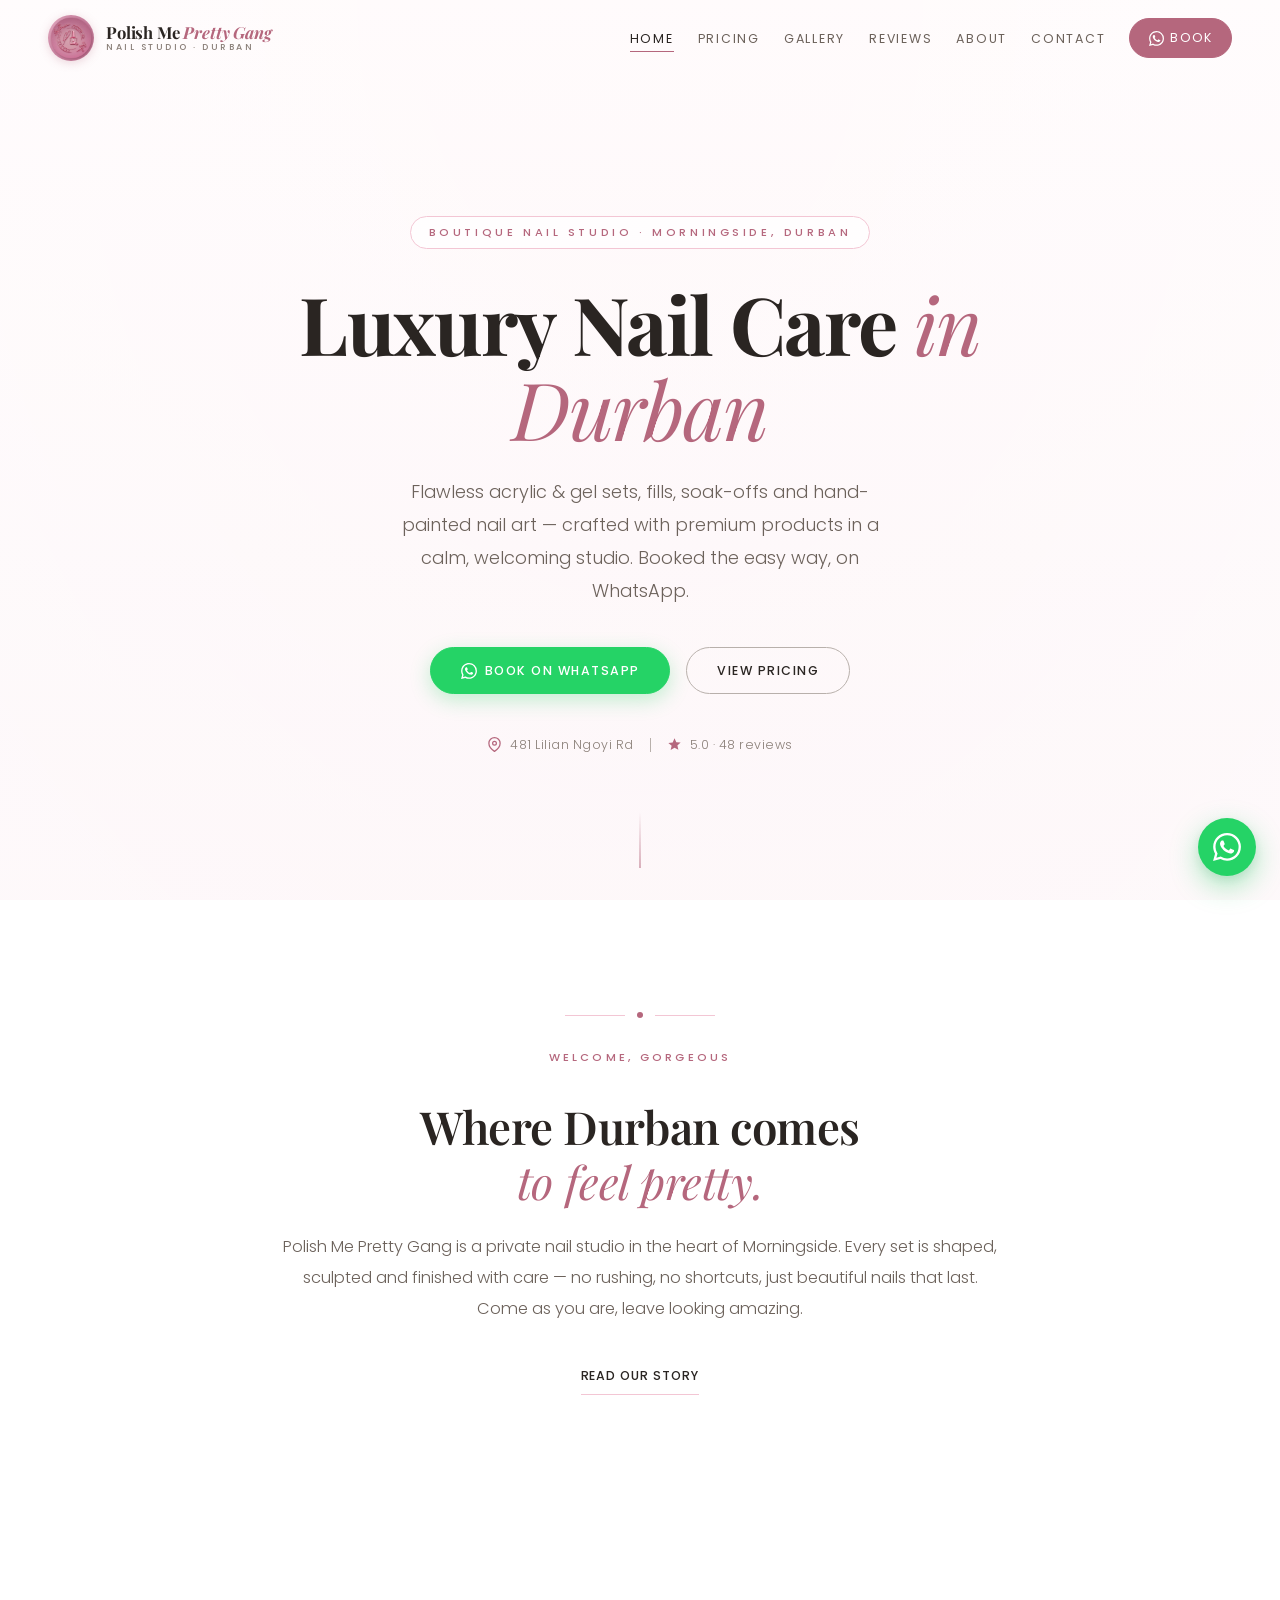
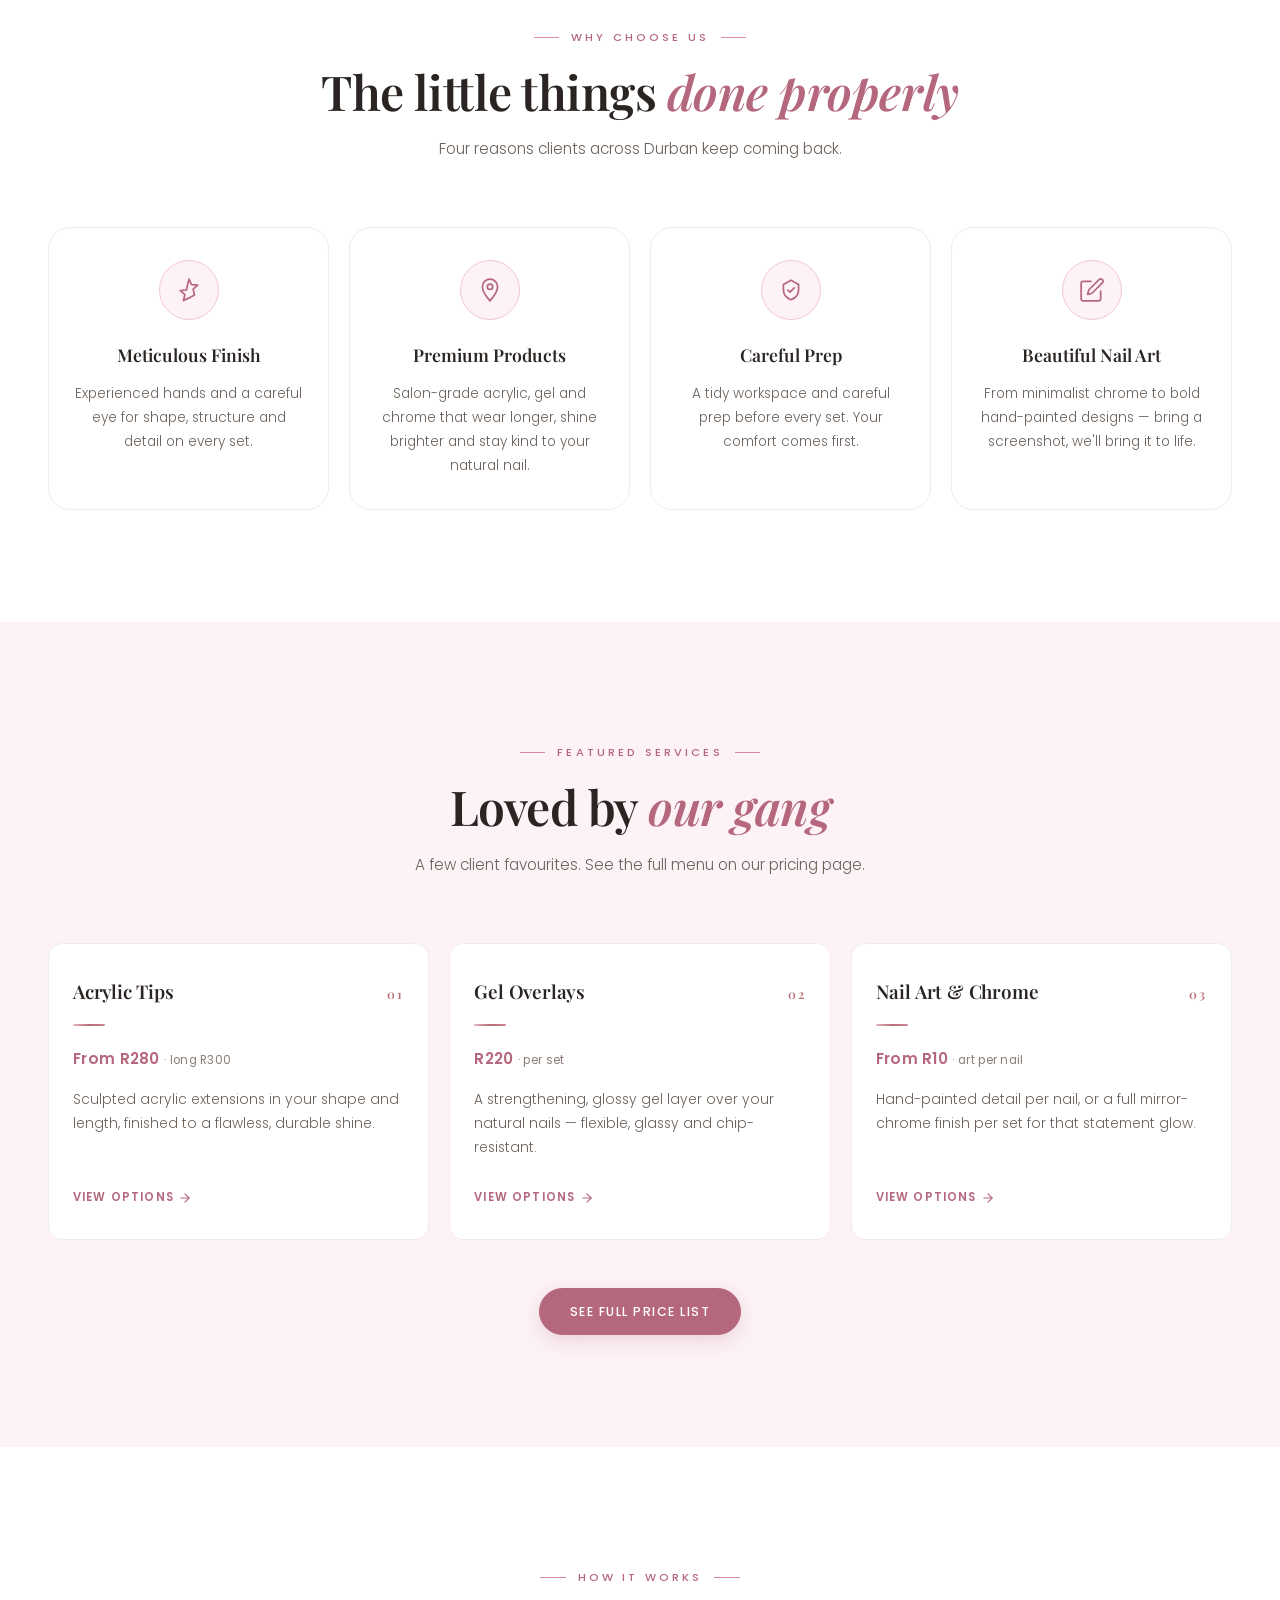
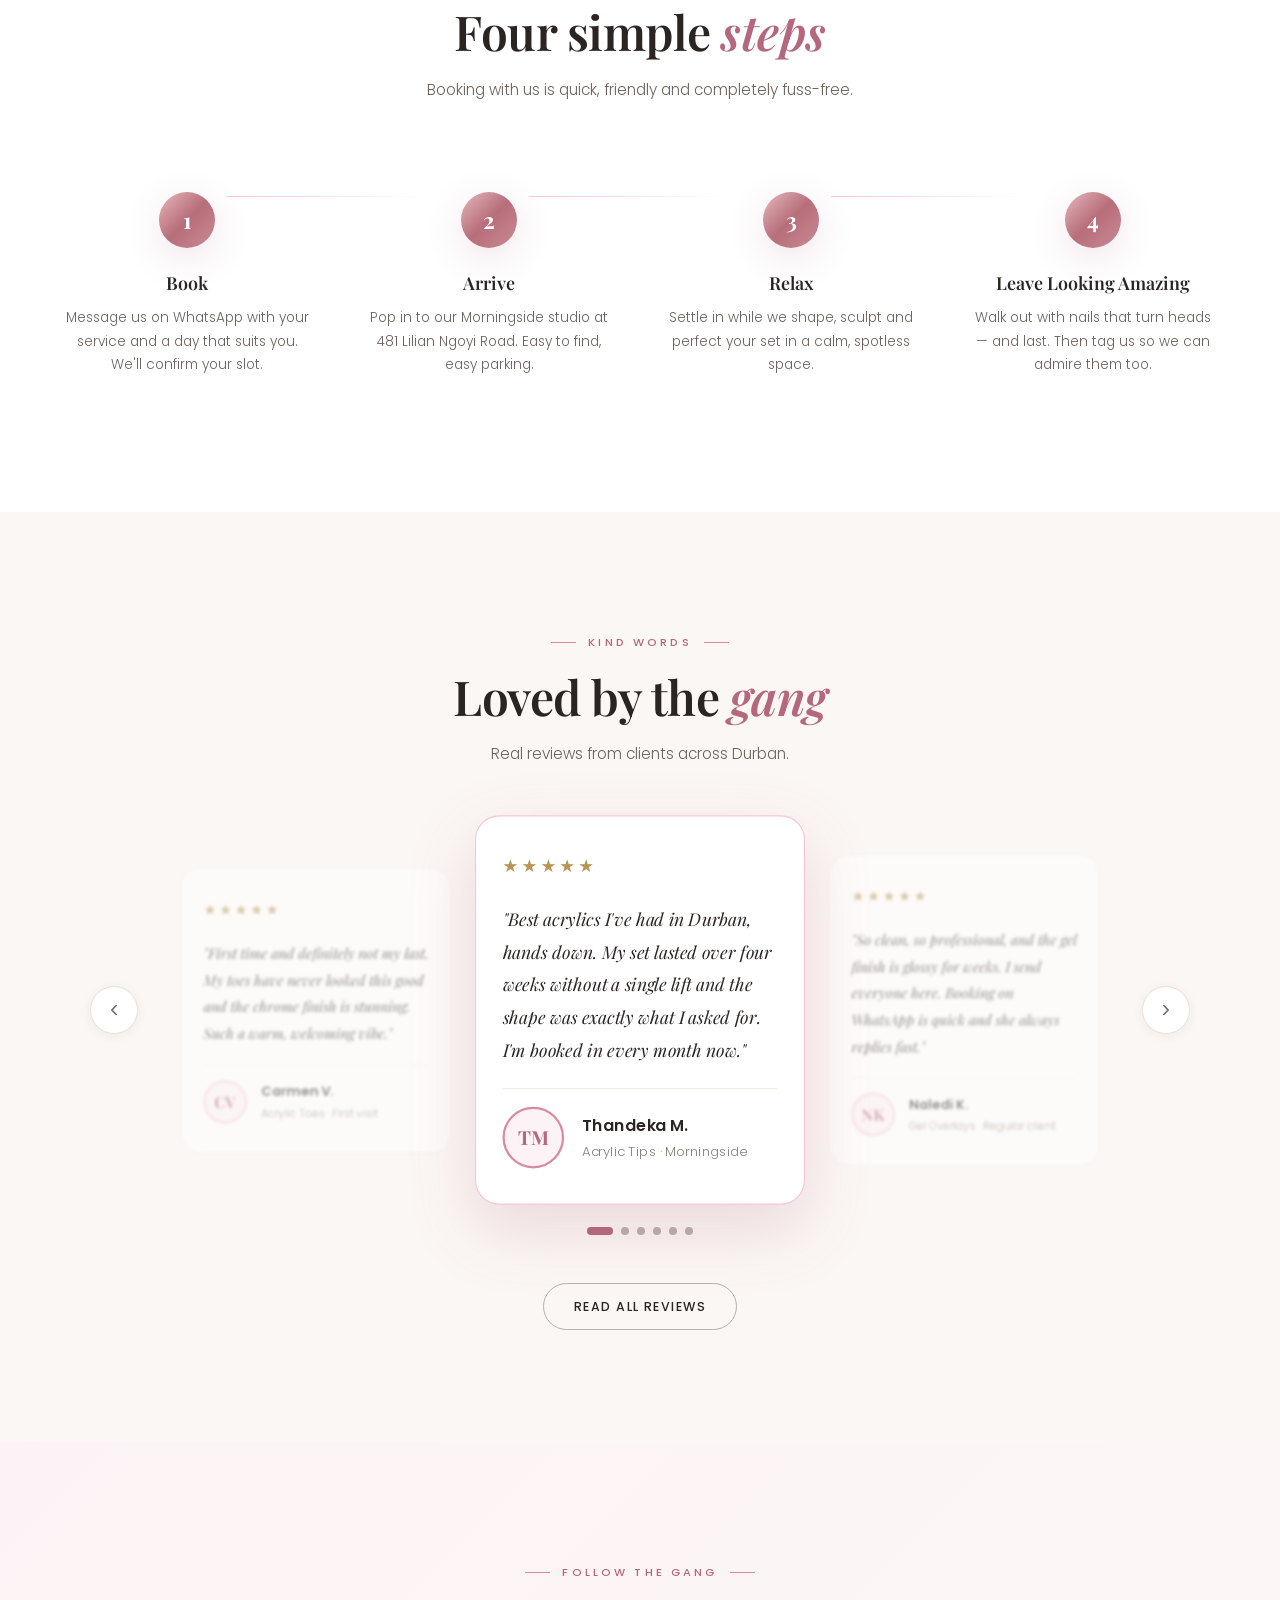
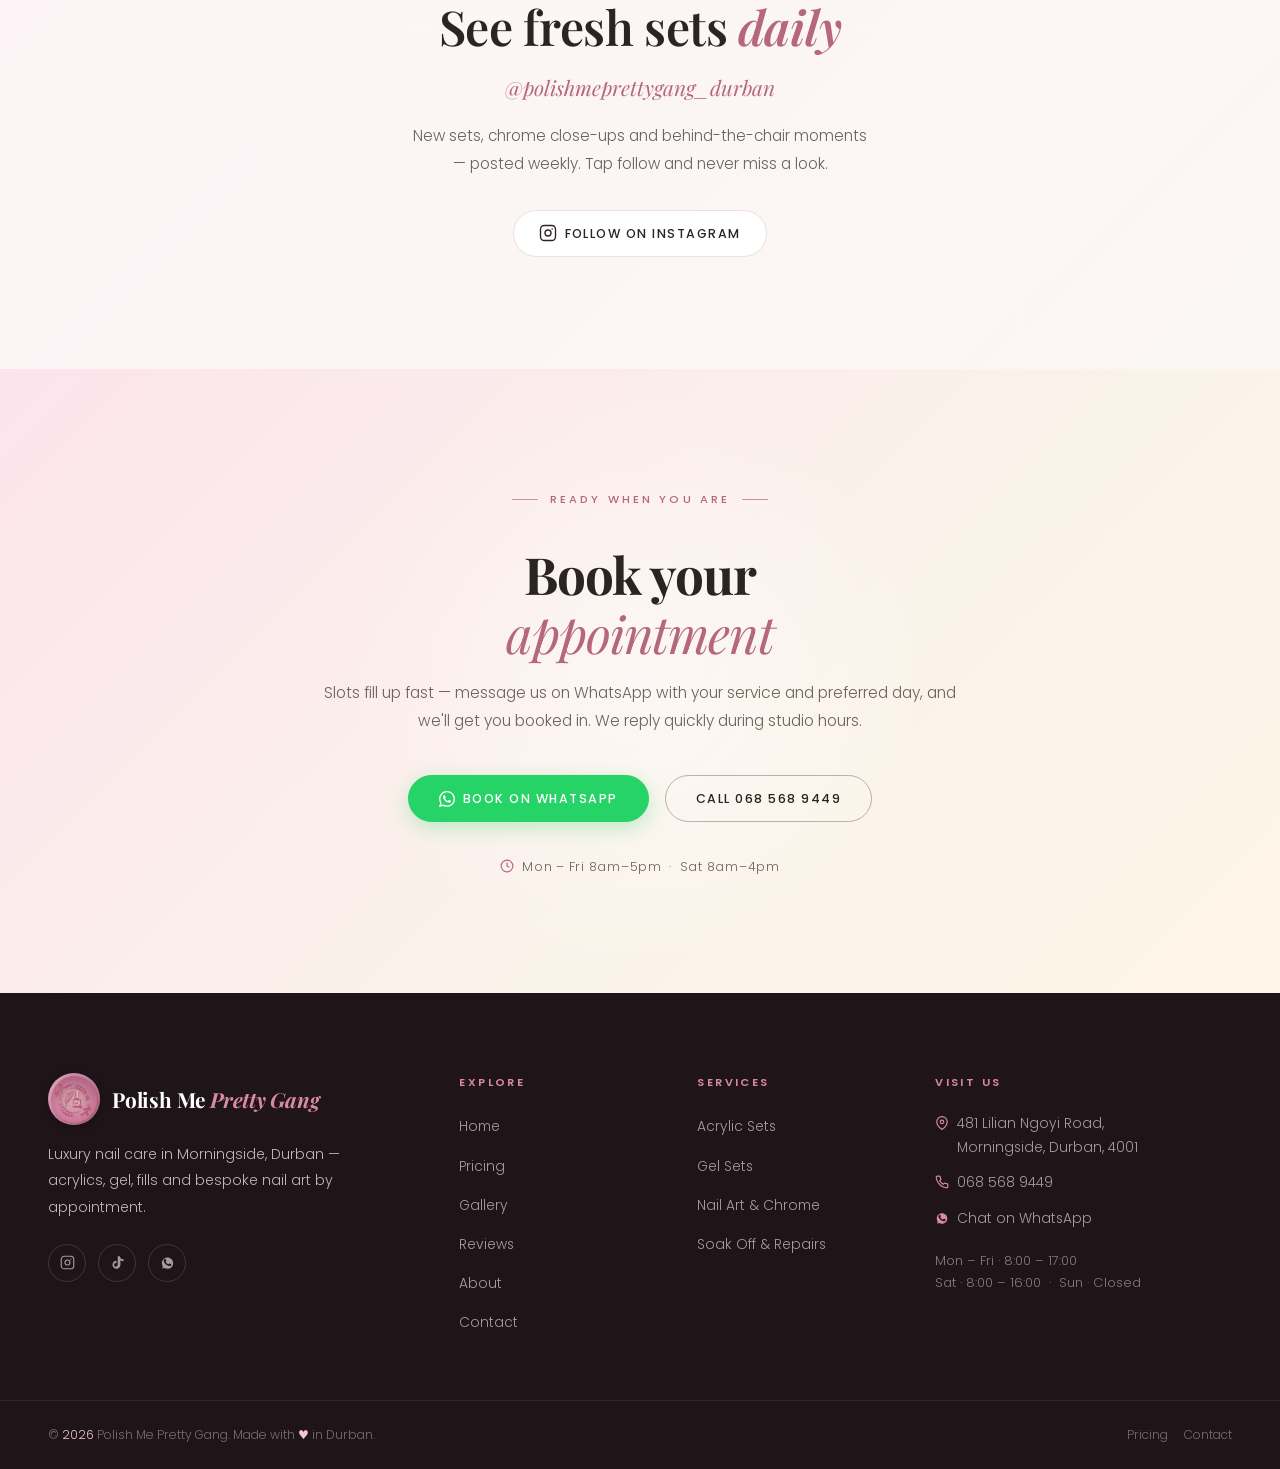
<file: index.html>
<!DOCTYPE html>
<html lang="en">
<head>
  <meta charset="UTF-8" />
  <meta name="viewport" content="width=device-width, initial-scale=1.0" />

  <title>Polish Me Pretty Gang | Luxury Nail Care in Durban</title>
  <meta name="description" content="Polish Me Pretty Gang is a boutique nail studio in Morningside, Durban. Acrylic & gel sets, fills, nail art and chrome — book on WhatsApp. From R160." />
  <link rel="canonical" href="https://polishmeprettygang.co.za/" />
  <meta name="robots" content="index, follow" />
  <meta name="author" content="Polish Me Pretty Gang" />
  <meta name="theme-color" content="#b5677d" />

  <!-- Open Graph -->
  <meta property="og:type" content="website" />
  <meta property="og:site_name" content="Polish Me Pretty Gang" />
  <meta property="og:title" content="Polish Me Pretty Gang | Luxury Nail Care in Durban" />
  <meta property="og:description" content="Boutique nail studio in Morningside, Durban. Acrylic & gel sets, fills, nail art and chrome — book on WhatsApp." />
  <meta property="og:url" content="https://polishmeprettygang.co.za/" />
  <meta property="og:image" content="https://polishmeprettygang.co.za/assets/logo.jpg" />
  <meta property="og:image:alt" content="Polish Me Pretty Gang nail studio logo" />
  <meta property="og:locale" content="en_ZA" />

  <!-- Twitter -->
  <meta name="twitter:card" content="summary_large_image" />
  <meta name="twitter:title" content="Polish Me Pretty Gang | Luxury Nail Care in Durban" />
  <meta name="twitter:description" content="Boutique nail studio in Morningside, Durban. Acrylic & gel sets, fills, nail art and chrome — book on WhatsApp." />
  <meta name="twitter:image" content="https://polishmeprettygang.co.za/assets/logo.jpg" />

  <!-- Icons / manifest -->
  <link rel="icon" type="image/jpeg" href="assets/logo.jpg" />
  <link rel="apple-touch-icon" href="assets/logo.jpg" />
  <link rel="manifest" href="site.webmanifest" />

  <!-- Fonts & assets -->
  <link rel="preconnect" href="https://fonts.googleapis.com" />
  <link rel="preconnect" href="https://fonts.gstatic.com" crossorigin />
  <link rel="preconnect" href="https://images.unsplash.com" crossorigin />
  <link href="https://fonts.googleapis.com/css2?family=Playfair+Display:ital,wght@0,400;0,600;0,700;1,400;1,600&family=Poppins:wght@300;400;500;600&display=swap" rel="stylesheet" />
  <link rel="stylesheet" href="styles.css" />

  <!-- Local Business structured data -->
  <script type="application/ld+json">
  {
    "@context": "https://schema.org",
    "@type": "NailSalon",
    "@id": "https://polishmeprettygang.co.za/#business",
    "name": "Polish Me Pretty Gang",
    "image": "https://polishmeprettygang.co.za/assets/logo.jpg",
    "logo": "https://polishmeprettygang.co.za/assets/logo.jpg",
    "url": "https://polishmeprettygang.co.za/",
    "telephone": "+27685689449",
    "priceRange": "R50–R300",
    "currenciesAccepted": "ZAR",
    "paymentAccepted": "Cash, Credit Card, Debit Card",
    "description": "Boutique nail studio in Morningside, Durban offering acrylic and gel sets, fills, soak-offs, nail art and chrome by appointment.",
    "address": {
      "@type": "PostalAddress",
      "streetAddress": "481 Lilian Ngoyi Road, Morningside",
      "addressLocality": "Durban",
      "addressRegion": "KwaZulu-Natal",
      "postalCode": "4001",
      "addressCountry": "ZA"
    },
    "geo": { "@type": "GeoCoordinates", "latitude": -29.8230, "longitude": 31.0120 },
    "areaServed": { "@type": "City", "name": "Durban" },
    "hasMap": "https://www.google.com/maps/search/?api=1&query=481+Lilian+Ngoyi+Road+Morningside+Durban",
    "openingHoursSpecification": [
      { "@type": "OpeningHoursSpecification", "dayOfWeek": ["Monday","Tuesday","Wednesday","Thursday","Friday"], "opens": "08:00", "closes": "17:00" },
      { "@type": "OpeningHoursSpecification", "dayOfWeek": "Saturday", "opens": "08:00", "closes": "16:00" }
    ],
    "sameAs": [
      "https://www.instagram.com/polishmeprettygang_durban/",
      "https://www.tiktok.com/@polish.me.pretty.gang26",
      "https://wa.me/27685689449"
    ],
    "aggregateRating": { "@type": "AggregateRating", "ratingValue": "5.0", "reviewCount": "48" }
  }
  </script>
</head>
<body>

  <a href="#main" class="skip-link">Skip to content</a>

  <!-- ===================== NAVBAR ===================== -->
  <header class="navbar" id="navbar">
    <div class="navbar__wrap">
      <a href="index.html" class="navbar__logo" aria-label="Polish Me Pretty Gang — home">
        <img src="assets/logo.jpg" alt="" class="navbar__logo-img" width="46" height="46" />
        <span class="navbar__logo-text">
          <span class="navbar__logo-name">Polish Me <em>Pretty Gang</em></span>
          <span class="navbar__logo-tag">Nail Studio · Durban</span>
        </span>
      </a>
      <button class="navbar__toggle" id="navToggle" type="button" aria-label="Toggle navigation" aria-expanded="false" aria-controls="navMenu">
        <span></span><span></span><span></span>
      </button>
      <nav class="navbar__nav" id="navMenu" aria-label="Main navigation">
        <ul class="navbar__list">
          <li><a href="index.html"   class="nav-link is-page-active" aria-current="page">Home</a></li>
          <li><a href="pricing.html" class="nav-link">Pricing</a></li>
          <li><a href="gallery.html" class="nav-link">Gallery</a></li>
          <li><a href="reviews.html" class="nav-link">Reviews</a></li>
          <li><a href="about.html"   class="nav-link">About</a></li>
          <li><a href="contact.html" class="nav-link">Contact</a></li>
          <li>
            <a href="https://wa.me/27685689449?text=Hi%20Polish%20Me%20Pretty%20Gang%21%20I%27d%20like%20to%20book%20an%20appointment." class="nav-link nav-link--cta" target="_blank" rel="noopener noreferrer">
              <svg viewBox="0 0 24 24" fill="currentColor" aria-hidden="true"><path d="M17.472 14.382c-.297-.149-1.758-.867-2.03-.967-.273-.099-.471-.148-.67.15-.197.297-.767.966-.94 1.164-.173.198-.347.223-.644.075-.297-.15-1.255-.463-2.39-1.475-.883-.788-1.48-1.761-1.653-2.059-.173-.297-.018-.458.13-.606.134-.133.298-.347.446-.52.149-.174.198-.298.298-.497.099-.198.05-.371-.025-.52-.075-.149-.669-1.612-.916-2.207-.242-.579-.487-.5-.669-.51-.173-.008-.371-.01-.57-.01-.198 0-.52.074-.792.372-.272.297-1.04 1.016-1.04 2.479 0 1.462 1.065 2.875 1.213 3.074.149.198 2.096 3.2 5.077 4.487.709.306 1.262.489 1.694.625.712.227 1.36.195 1.871.118.571-.085 1.758-.719 2.006-1.413.248-.694.248-1.289.173-1.413-.074-.124-.272-.198-.57-.347m-5.421 7.403h-.004a9.87 9.87 0 01-5.031-1.378l-.361-.214-3.741.982.998-3.648-.235-.374a9.86 9.86 0 01-1.51-5.26c.001-5.45 4.436-9.884 9.888-9.884 2.64 0 5.122 1.03 6.988 2.898a9.825 9.825 0 012.893 6.994c-.003 5.45-4.437 9.884-9.885 9.884m8.413-18.297A11.815 11.815 0 0012.05 0C5.495 0 .16 5.335.157 11.892c0 2.096.547 4.142 1.588 5.945L.057 24l6.305-1.654a11.882 11.882 0 005.683 1.448h.005c6.554 0 11.89-5.335 11.893-11.893a11.821 11.821 0 00-3.48-8.413"/></svg>
              Book
            </a>
          </li>
        </ul>
      </nav>
    </div>
  </header>

  <main id="main">

    <!-- ===================== HERO ===================== -->
    <section class="hero" id="hero">
      <div class="hero__content fade-in">
        <span class="hero__eyebrow">Boutique Nail Studio · Morningside, Durban</span>
        <h1 class="hero__title">
          Luxury Nail Care<br class="hero__br" />
          <em>in Durban</em>
        </h1>
        <p class="hero__sub">
          Flawless acrylic &amp; gel sets, fills, soak-offs and hand-painted nail art —
          crafted with premium products in a calm, welcoming studio. Booked the easy way, on WhatsApp.
        </p>
        <div class="hero__actions">
          <a href="https://wa.me/27685689449?text=Hi%20Polish%20Me%20Pretty%20Gang%21%20I%27d%20like%20to%20book%20an%20appointment." class="btn btn--whatsapp" target="_blank" rel="noopener noreferrer">
            <svg viewBox="0 0 24 24" fill="currentColor" aria-hidden="true"><path d="M17.472 14.382c-.297-.149-1.758-.867-2.03-.967-.273-.099-.471-.148-.67.15-.197.297-.767.966-.94 1.164-.173.198-.347.223-.644.075-.297-.15-1.255-.463-2.39-1.475-.883-.788-1.48-1.761-1.653-2.059-.173-.297-.018-.458.13-.606.134-.133.298-.347.446-.52.149-.174.198-.298.298-.497.099-.198.05-.371-.025-.52-.075-.149-.669-1.612-.916-2.207-.242-.579-.487-.5-.669-.51-.173-.008-.371-.01-.57-.01-.198 0-.52.074-.792.372-.272.297-1.04 1.016-1.04 2.479 0 1.462 1.065 2.875 1.213 3.074.149.198 2.096 3.2 5.077 4.487.709.306 1.262.489 1.694.625.712.227 1.36.195 1.871.118.571-.085 1.758-.719 2.006-1.413.248-.694.248-1.289.173-1.413-.074-.124-.272-.198-.57-.347m-5.421 7.403h-.004a9.87 9.87 0 01-5.031-1.378l-.361-.214-3.741.982.998-3.648-.235-.374a9.86 9.86 0 01-1.51-5.26c.001-5.45 4.436-9.884 9.888-9.884 2.64 0 5.122 1.03 6.988 2.898a9.825 9.825 0 012.893 6.994c-.003 5.45-4.437 9.884-9.885 9.884m8.413-18.297A11.815 11.815 0 0012.05 0C5.495 0 .16 5.335.157 11.892c0 2.096.547 4.142 1.588 5.945L.057 24l6.305-1.654a11.882 11.882 0 005.683 1.448h.005c6.554 0 11.89-5.335 11.893-11.893a11.821 11.821 0 00-3.48-8.413"/></svg>
            Book on WhatsApp
          </a>
          <a href="pricing.html" class="btn btn--outline">View Pricing</a>
        </div>
        <p class="hero__meta">
          <span>
            <svg viewBox="0 0 24 24" fill="none" stroke="currentColor" stroke-width="2" aria-hidden="true"><path d="M21 10c0 7-9 13-9 13s-9-6-9-13a9 9 0 0118 0z"/><circle cx="12" cy="10" r="3"/></svg>
            481 Lilian Ngoyi Rd
          </span>
          <span class="hero__meta-divider" aria-hidden="true"></span>
          <span><svg viewBox="0 0 24 24" fill="currentColor" aria-hidden="true"><path d="M12 2l2.9 6.3 6.9.6-5.2 4.6 1.6 6.8L12 17.3 5.8 20.9l1.6-6.8L2.2 9.5l6.9-.6L12 2z"/></svg> 5.0 · 48 reviews</span>
        </p>
      </div>
      <a href="#intro" class="hero__scroll" aria-label="Scroll to content">
        <span class="hero__scroll-line"></span>
      </a>
    </section>

    <!-- ===================== INTRO ===================== -->
    <section class="section intro" id="intro">
      <div class="container">
        <div class="intro__inner reveal">
          <div class="intro__divider" aria-hidden="true">
            <span class="intro__divider-dot"></span>
          </div>
          <p class="section__eyebrow section__eyebrow--solo">Welcome, gorgeous</p>
          <h2 class="intro__headline">Where Durban comes<br /><em>to feel pretty.</em></h2>
          <p class="intro__text">
            Polish Me Pretty Gang is a private nail studio in the heart of Morningside.
            Every set is shaped, sculpted and finished with care — no rushing, no shortcuts,
            just beautiful nails that last. Come as you are, leave looking amazing.
          </p>
          <a href="about.html" class="btn btn--ghost">Read our story</a>
        </div>
      </div>
    </section>

    <!-- ===================== WHY CHOOSE US ===================== -->
    <section class="section why-cards" id="why">
      <div class="container">
        <div class="section__header reveal">
          <p class="section__eyebrow">Why Choose Us</p>
          <h2 class="section__title">The little things <em>done properly</em></h2>
          <p class="section__sub">Four reasons clients across Durban keep coming back.</p>
        </div>

        <div class="why-cards__grid">
          <article class="why-card reveal">
            <span class="why-card__icon">
              <svg viewBox="0 0 24 24" fill="none" stroke="currentColor" stroke-width="1.6" stroke-linecap="round" stroke-linejoin="round" aria-hidden="true"><path d="M12 2l2.4 5 5.6.5-4.2 3.7 1.3 5.5L12 19.3 6.9 21.7l1.3-5.5L4 12.5l5.6-.5L12 2z"/></svg>
            </span>
            <h3 class="why-card__title">Meticulous Finish</h3>
            <p class="why-card__text">Experienced hands and a careful eye for shape, structure and detail on every set.</p>
          </article>

          <article class="why-card reveal">
            <span class="why-card__icon">
              <svg viewBox="0 0 24 24" fill="none" stroke="currentColor" stroke-width="1.6" stroke-linecap="round" stroke-linejoin="round" aria-hidden="true"><path d="M12 2a7 7 0 017 7c0 5-7 13-7 13S5 14 5 9a7 7 0 017-7z"/><circle cx="12" cy="9" r="2.5"/></svg>
            </span>
            <h3 class="why-card__title">Premium Products</h3>
            <p class="why-card__text">Salon-grade acrylic, gel and chrome that wear longer, shine brighter and stay kind to your natural nail.</p>
          </article>

          <article class="why-card reveal">
            <span class="why-card__icon">
              <svg viewBox="0 0 24 24" fill="none" stroke="currentColor" stroke-width="1.6" stroke-linecap="round" stroke-linejoin="round" aria-hidden="true"><path d="M9 12l2 2 4-4"/><path d="M12 3l7 4v5c0 4.5-3 7.5-7 9-4-1.5-7-4.5-7-9V7l7-4z"/></svg>
            </span>
            <h3 class="why-card__title">Careful Prep</h3>
            <p class="why-card__text">A tidy workspace and careful prep before every set. Your comfort comes first.</p>
          </article>

          <article class="why-card reveal">
            <span class="why-card__icon">
              <svg viewBox="0 0 24 24" fill="none" stroke="currentColor" stroke-width="1.6" stroke-linecap="round" stroke-linejoin="round" aria-hidden="true"><path d="M11 4H4a2 2 0 00-2 2v14a2 2 0 002 2h14a2 2 0 002-2v-7"/><path d="M18.5 2.5a2.121 2.121 0 013 3L12 15l-4 1 1-4 9.5-9.5z"/></svg>
            </span>
            <h3 class="why-card__title">Beautiful Nail Art</h3>
            <p class="why-card__text">From minimalist chrome to bold hand-painted designs — bring a screenshot, we'll bring it to life.</p>
          </article>
        </div>
      </div>
    </section>

    <!-- ===================== FEATURED SERVICES ===================== -->
    <section class="section featured" id="services">
      <div class="container">
        <div class="section__header reveal">
          <p class="section__eyebrow">Featured Services</p>
          <h2 class="section__title">Loved by <em>our gang</em></h2>
          <p class="section__sub">A few client favourites. See the full menu on our pricing page.</p>
        </div>

        <div class="featured__grid">
          <article class="svc-card reveal">
            <div class="svc-card__head">
              <h3 class="svc-card__name">Acrylic Tips</h3>
              <span class="svc-card__num">01</span>
            </div>
            <div class="svc-card__divider" aria-hidden="true"></div>
            <p class="svc-card__price">From R280 <span>· long R300</span></p>
            <p class="svc-card__desc">Sculpted acrylic extensions in your shape and length, finished to a flawless, durable shine.</p>
            <a href="pricing.html#acrylic" class="svc-card__link">View options <svg viewBox="0 0 24 24" fill="none" stroke="currentColor" stroke-width="2" stroke-linecap="round" stroke-linejoin="round" aria-hidden="true"><line x1="5" y1="12" x2="19" y2="12"/><polyline points="12 5 19 12 12 19"/></svg></a>
          </article>

          <article class="svc-card reveal">
            <div class="svc-card__head">
              <h3 class="svc-card__name">Gel Overlays</h3>
              <span class="svc-card__num">02</span>
            </div>
            <div class="svc-card__divider" aria-hidden="true"></div>
            <p class="svc-card__price">R220 <span>· per set</span></p>
            <p class="svc-card__desc">A strengthening, glossy gel layer over your natural nails — flexible, glassy and chip-resistant.</p>
            <a href="pricing.html#gel" class="svc-card__link">View options <svg viewBox="0 0 24 24" fill="none" stroke="currentColor" stroke-width="2" stroke-linecap="round" stroke-linejoin="round" aria-hidden="true"><line x1="5" y1="12" x2="19" y2="12"/><polyline points="12 5 19 12 12 19"/></svg></a>
          </article>

          <article class="svc-card reveal">
            <div class="svc-card__head">
              <h3 class="svc-card__name">Nail Art &amp; Chrome</h3>
              <span class="svc-card__num">03</span>
            </div>
            <div class="svc-card__divider" aria-hidden="true"></div>
            <p class="svc-card__price">From R10 <span>· art per nail</span></p>
            <p class="svc-card__desc">Hand-painted detail per nail, or a full mirror-chrome finish per set for that statement glow.</p>
            <a href="pricing.html#extras" class="svc-card__link">View options <svg viewBox="0 0 24 24" fill="none" stroke="currentColor" stroke-width="2" stroke-linecap="round" stroke-linejoin="round" aria-hidden="true"><line x1="5" y1="12" x2="19" y2="12"/><polyline points="12 5 19 12 12 19"/></svg></a>
          </article>
        </div>

        <div class="featured__cta">
          <a href="pricing.html" class="btn btn--primary">See Full Price List</a>
        </div>
      </div>
    </section>

    <!-- ===================== PROCESS ===================== -->
    <section class="section process" id="process">
      <div class="container">
        <div class="section__header reveal">
          <p class="section__eyebrow">How It Works</p>
          <h2 class="section__title">Four simple <em>steps</em></h2>
          <p class="section__sub">Booking with us is quick, friendly and completely fuss-free.</p>
        </div>

        <div class="process__grid">
          <div class="process__step reveal">
            <span class="process__num">1</span>
            <h3 class="process__title">Book</h3>
            <p class="process__text">Message us on WhatsApp with your service and a day that suits you. We'll confirm your slot.</p>
          </div>
          <div class="process__step reveal">
            <span class="process__num">2</span>
            <h3 class="process__title">Arrive</h3>
            <p class="process__text">Pop in to our Morningside studio at 481 Lilian Ngoyi Road. Easy to find, easy parking.</p>
          </div>
          <div class="process__step reveal">
            <span class="process__num">3</span>
            <h3 class="process__title">Relax</h3>
            <p class="process__text">Settle in while we shape, sculpt and perfect your set in a calm, spotless space.</p>
          </div>
          <div class="process__step reveal">
            <span class="process__num">4</span>
            <h3 class="process__title">Leave Looking Amazing</h3>
            <p class="process__text">Walk out with nails that turn heads — and last. Then tag us so we can admire them too.</p>
          </div>
        </div>
      </div>
    </section>

    <!-- ===================== TESTIMONIALS ===================== -->
    <section class="section testimonials" id="testimonials" aria-label="Client testimonials">
      <div class="container">
        <div class="section__header reveal">
          <p class="section__eyebrow">Kind Words</p>
          <h2 class="section__title">Loved by the <em>gang</em></h2>
          <p class="section__sub">Real reviews from clients across Durban.</p>
        </div>

        <div class="carousel reveal" id="carousel">
          <button class="carousel__btn carousel__btn--prev" id="carouselPrev" type="button" aria-label="Previous testimonial">
            <svg viewBox="0 0 24 24" fill="none" stroke="currentColor" stroke-width="2" stroke-linecap="round" stroke-linejoin="round" aria-hidden="true"><polyline points="15 18 9 12 15 6"/></svg>
          </button>

          <div class="carousel__inner" id="carouselInner" aria-live="polite" aria-atomic="true">
            <div class="t-card t-card--side" id="tCardPrev" aria-hidden="true">
              <p class="t-card__stars"></p>
              <blockquote class="t-card__text"></blockquote>
              <div class="t-card__author"><span class="t-card__avatar" aria-hidden="true"></span><div><p class="t-card__name"></p><p class="t-card__role"></p></div></div>
            </div>
            <div class="t-card t-card--center" id="tCardCenter">
              <p class="t-card__stars"></p>
              <blockquote class="t-card__text"></blockquote>
              <div class="t-card__author"><span class="t-card__avatar" aria-hidden="true"></span><div><p class="t-card__name"></p><p class="t-card__role"></p></div></div>
            </div>
            <div class="t-card t-card--side" id="tCardNext" aria-hidden="true">
              <p class="t-card__stars"></p>
              <blockquote class="t-card__text"></blockquote>
              <div class="t-card__author"><span class="t-card__avatar" aria-hidden="true"></span><div><p class="t-card__name"></p><p class="t-card__role"></p></div></div>
            </div>
          </div>

          <button class="carousel__btn carousel__btn--next" id="carouselNext" type="button" aria-label="Next testimonial">
            <svg viewBox="0 0 24 24" fill="none" stroke="currentColor" stroke-width="2" stroke-linecap="round" stroke-linejoin="round" aria-hidden="true"><polyline points="9 18 15 12 9 6"/></svg>
          </button>
        </div>

        <div class="carousel__dots" id="carouselDots" role="tablist" aria-label="Testimonial navigation"></div>

        <div class="featured__cta">
          <a href="reviews.html" class="btn btn--outline">Read All Reviews</a>
        </div>
      </div>
    </section>

    <!-- ===================== INSTAGRAM CTA ===================== -->
    <section class="section insta-cta">
      <div class="container">
        <div class="insta-cta__inner reveal">
          <p class="section__eyebrow">Follow The Gang</p>
          <h2 class="section__title">See fresh sets <em>daily</em></h2>
          <a href="https://www.instagram.com/polishmeprettygang_durban/" class="insta-cta__handle" target="_blank" rel="noopener noreferrer">@polishmeprettygang_durban</a>
          <p class="section__sub">New sets, chrome close-ups and behind-the-chair moments — posted weekly. Tap follow and never miss a look.</p>
          <div class="insta-cta__buttons">
            <a href="https://www.instagram.com/polishmeprettygang_durban/" class="btn btn--social btn--social-ig" target="_blank" rel="noopener noreferrer">
              <svg viewBox="0 0 24 24" fill="none" stroke="currentColor" stroke-width="1.8" aria-hidden="true"><rect x="2" y="2" width="20" height="20" rx="5"/><circle cx="12" cy="12" r="4"/><circle cx="17.5" cy="6.5" r="1" fill="currentColor" stroke="none"/></svg>
              Follow on Instagram
            </a>
          </div>
        </div>
      </div>
    </section>

    <!-- ===================== CTA ===================== -->
    <section class="section cta-section" id="book">
      <div class="container">
        <div class="cta-section__inner reveal">
          <p class="section__eyebrow">Ready When You Are</p>
          <h2 class="cta-section__title">Book your<br /><em>appointment</em></h2>
          <p class="cta-section__sub">
            Slots fill up fast — message us on WhatsApp with your service and preferred day,
            and we'll get you booked in. We reply quickly during studio hours.
          </p>
          <div class="cta-section__actions">
            <a href="https://wa.me/27685689449?text=Hi%20Polish%20Me%20Pretty%20Gang%21%20I%27d%20like%20to%20book%20an%20appointment." class="btn btn--whatsapp" target="_blank" rel="noopener noreferrer">
              <svg viewBox="0 0 24 24" fill="currentColor" aria-hidden="true"><path d="M17.472 14.382c-.297-.149-1.758-.867-2.03-.967-.273-.099-.471-.148-.67.15-.197.297-.767.966-.94 1.164-.173.198-.347.223-.644.075-.297-.15-1.255-.463-2.39-1.475-.883-.788-1.48-1.761-1.653-2.059-.173-.297-.018-.458.13-.606.134-.133.298-.347.446-.52.149-.174.198-.298.298-.497.099-.198.05-.371-.025-.52-.075-.149-.669-1.612-.916-2.207-.242-.579-.487-.5-.669-.51-.173-.008-.371-.01-.57-.01-.198 0-.52.074-.792.372-.272.297-1.04 1.016-1.04 2.479 0 1.462 1.065 2.875 1.213 3.074.149.198 2.096 3.2 5.077 4.487.709.306 1.262.489 1.694.625.712.227 1.36.195 1.871.118.571-.085 1.758-.719 2.006-1.413.248-.694.248-1.289.173-1.413-.074-.124-.272-.198-.57-.347m-5.421 7.403h-.004a9.87 9.87 0 01-5.031-1.378l-.361-.214-3.741.982.998-3.648-.235-.374a9.86 9.86 0 01-1.51-5.26c.001-5.45 4.436-9.884 9.888-9.884 2.64 0 5.122 1.03 6.988 2.898a9.825 9.825 0 012.893 6.994c-.003 5.45-4.437 9.884-9.885 9.884m8.413-18.297A11.815 11.815 0 0012.05 0C5.495 0 .16 5.335.157 11.892c0 2.096.547 4.142 1.588 5.945L.057 24l6.305-1.654a11.882 11.882 0 005.683 1.448h.005c6.554 0 11.89-5.335 11.893-11.893a11.821 11.821 0 00-3.48-8.413"/></svg>
              Book on WhatsApp
            </a>
            <a href="tel:+27685689449" class="btn btn--outline">Call 068 568 9449</a>
          </div>
          <p class="cta-section__hours">
            <svg viewBox="0 0 24 24" fill="none" stroke="currentColor" stroke-width="2" width="14" height="14" aria-hidden="true"><circle cx="12" cy="12" r="10"/><polyline points="12 6 12 12 16 14"/></svg>
            Mon – Fri 8am–5pm &nbsp;·&nbsp; Sat 8am–4pm
          </p>
        </div>
      </div>
    </section>

  </main>

  <!-- ===================== FOOTER ===================== -->
  <footer class="footer">
    <div class="footer__top">
      <div class="container footer__grid">

        <div class="footer__brand">
          <div class="footer__brand-row">
            <img src="assets/logo.jpg" alt="" class="footer__logo-img" width="52" height="52" loading="lazy" />
            <p class="footer__logo">Polish Me <span>Pretty Gang</span></p>
          </div>
          <p class="footer__tagline">Luxury nail care in Morningside, Durban — acrylics, gel, fills and bespoke nail art by appointment.</p>
          <div class="footer__social">
            <a href="https://www.instagram.com/polishmeprettygang_durban/" target="_blank" rel="noopener noreferrer" class="footer__social-link" aria-label="Instagram">
              <svg viewBox="0 0 24 24" fill="none" stroke="currentColor" stroke-width="1.8" aria-hidden="true"><rect x="2" y="2" width="20" height="20" rx="5"/><circle cx="12" cy="12" r="4"/><circle cx="17.5" cy="6.5" r="1" fill="currentColor" stroke="none"/></svg>
            </a>
            <a href="https://www.tiktok.com/@polish.me.pretty.gang26" target="_blank" rel="noopener noreferrer" class="footer__social-link" aria-label="TikTok">
              <svg viewBox="0 0 24 24" fill="currentColor" aria-hidden="true"><path d="M19.59 6.69a4.83 4.83 0 01-3.77-4.25V2h-3.45v13.67a2.89 2.89 0 01-5.2 1.74 2.89 2.89 0 012.31-4.64 2.93 2.93 0 01.88.13V9.4a6.84 6.84 0 00-1-.05A6.33 6.33 0 005.8 20.1a6.34 6.34 0 0010.86-4.43V8.42a8.16 8.16 0 005.16 1.71V6.7a4.85 4.85 0 01-2.23-.01z"/></svg>
            </a>
            <a href="https://wa.me/27685689449" target="_blank" rel="noopener noreferrer" class="footer__social-link" aria-label="WhatsApp">
              <svg viewBox="0 0 24 24" fill="currentColor" aria-hidden="true"><path d="M17.5 14.4c-.3-.1-1.7-.9-2-1s-.5-.1-.7.1c-.2.3-.7 1-.9 1.2s-.4.2-.6.1-1.3-.5-2.4-1.5c-.9-.8-1.5-1.8-1.7-2.1s0-.5.1-.6.3-.3.4-.5c.1-.2.2-.3.3-.5s.1-.4 0-.5-.7-1.6-.9-2.2c-.3-.6-.5-.5-.7-.5h-.6c-.2 0-.5.1-.8.4s-1 1-1 2.5 1.1 2.9 1.2 3.1c.1.2 2.1 3.2 5.1 4.5.7.3 1.3.5 1.7.6.7.2 1.4.2 1.9.1.6-.1 1.7-.7 2-1.4.2-.7.2-1.3.2-1.4-.2-.2-.4-.3-.6-.4M12 22h-.1c-1.7 0-3.3-.4-4.8-1.3l-3.5.9.9-3.4C3.5 16.6 3 14.9 3 13c0-5 4-9 9-9 2.4 0 4.7 1 6.4 2.6S21 10.6 21 13c0 5-4 9-9 9z"/></svg>
            </a>
          </div>
        </div>

        <div class="footer__col">
          <h2 class="footer__col-title">Explore</h2>
          <ul class="footer__links">
            <li><a href="index.html"   class="footer__link">Home</a></li>
            <li><a href="pricing.html" class="footer__link">Pricing</a></li>
            <li><a href="gallery.html" class="footer__link">Gallery</a></li>
            <li><a href="reviews.html" class="footer__link">Reviews</a></li>
            <li><a href="about.html"   class="footer__link">About</a></li>
            <li><a href="contact.html" class="footer__link">Contact</a></li>
          </ul>
        </div>

        <div class="footer__col">
          <h2 class="footer__col-title">Services</h2>
          <ul class="footer__links">
            <li><a href="pricing.html#acrylic" class="footer__link">Acrylic Sets</a></li>
            <li><a href="pricing.html#gel"     class="footer__link">Gel Sets</a></li>
            <li><a href="pricing.html#extras"  class="footer__link">Nail Art &amp; Chrome</a></li>
            <li><a href="pricing.html#extras"  class="footer__link">Soak Off &amp; Repairs</a></li>
          </ul>
        </div>

        <div class="footer__col">
          <h2 class="footer__col-title">Visit Us</h2>
          <address class="footer__address">
            <p class="footer__contact-line">
              <svg viewBox="0 0 24 24" fill="none" stroke="currentColor" stroke-width="2" aria-hidden="true"><path d="M21 10c0 7-9 13-9 13s-9-6-9-13a9 9 0 0118 0z"/><circle cx="12" cy="10" r="3"/></svg>
              481 Lilian Ngoyi Road,<br />Morningside, Durban, 4001
            </p>
            <p class="footer__contact-line">
              <svg viewBox="0 0 24 24" fill="none" stroke="currentColor" stroke-width="2" aria-hidden="true"><path d="M22 16.92v3a2 2 0 01-2.18 2 19.79 19.79 0 01-8.63-3.07 19.5 19.5 0 01-6-6 19.79 19.79 0 01-3.07-8.67A2 2 0 014.11 2h3a2 2 0 012 1.72 12.84 12.84 0 00.7 2.81 2 2 0 01-.45 2.11L8.09 9.91a16 16 0 006 6l1.27-1.27a2 2 0 012.11-.45 12.84 12.84 0 002.81.7A2 2 0 0122 16.92z"/></svg>
              <a href="tel:+27685689449" class="footer__link">068 568 9449</a>
            </p>
            <p class="footer__contact-line">
              <svg viewBox="0 0 24 24" fill="currentColor" aria-hidden="true"><path d="M17.5 14.4c-.3-.1-1.7-.9-2-1s-.5-.1-.7.1c-.2.3-.7 1-.9 1.2s-.4.2-.6.1-1.3-.5-2.4-1.5c-.9-.8-1.5-1.8-1.7-2.1s0-.5.1-.6.3-.3.4-.5c.1-.2.2-.3.3-.5s.1-.4 0-.5-.7-1.6-.9-2.2c-.3-.6-.5-.5-.7-.5h-.6c-.2 0-.5.1-.8.4s-1 1-1 2.5 1.1 2.9 1.2 3.1c.1.2 2.1 3.2 5.1 4.5.7.3 1.3.5 1.7.6.7.2 1.4.2 1.9.1.6-.1 1.7-.7 2-1.4.2-.7.2-1.3.2-1.4-.2-.2-.4-.3-.6-.4M12 22h-.1c-1.7 0-3.3-.4-4.8-1.3l-3.5.9.9-3.4C3.5 16.6 3 14.9 3 13c0-5 4-9 9-9 2.4 0 4.7 1 6.4 2.6S21 10.6 21 13c0 5-4 9-9 9z"/></svg>
              <a href="https://wa.me/27685689449" target="_blank" rel="noopener noreferrer" class="footer__link">Chat on WhatsApp</a>
            </p>
            <p class="footer__hours">Mon – Fri · 8:00 – 17:00<br />Sat · 8:00 – 16:00 &nbsp;·&nbsp; Sun · Closed</p>
          </address>
        </div>

      </div>
    </div>

    <div class="footer__bottom">
      <div class="container footer__bottom-inner">
        <p class="footer__copy">&copy; <span id="footerYear">2026</span> Polish Me Pretty Gang. Made with <span>♥</span> in Durban.</p>
        <p class="footer__legal"><a href="pricing.html">Pricing</a><a href="contact.html">Contact</a></p>
      </div>
    </div>
  </footer>

  <!-- ===================== FLOATING WHATSAPP ===================== -->
  <a href="https://wa.me/27685689449?text=Hi%20Polish%20Me%20Pretty%20Gang%21%20I%27d%20like%20to%20book%20an%20appointment." class="whatsapp-float" target="_blank" rel="noopener noreferrer" aria-label="Chat with us on WhatsApp">
    <svg viewBox="0 0 24 24" fill="currentColor" aria-hidden="true"><path d="M17.472 14.382c-.297-.149-1.758-.867-2.03-.967-.273-.099-.471-.148-.67.15-.197.297-.767.966-.94 1.164-.173.198-.347.223-.644.075-.297-.15-1.255-.463-2.39-1.475-.883-.788-1.48-1.761-1.653-2.059-.173-.297-.018-.458.13-.606.134-.133.298-.347.446-.52.149-.174.198-.298.298-.497.099-.198.05-.371-.025-.52-.075-.149-.669-1.612-.916-2.207-.242-.579-.487-.5-.669-.51-.173-.008-.371-.01-.57-.01-.198 0-.52.074-.792.372-.272.297-1.04 1.016-1.04 2.479 0 1.462 1.065 2.875 1.213 3.074.149.198 2.096 3.2 5.077 4.487.709.306 1.262.489 1.694.625.712.227 1.36.195 1.871.118.571-.085 1.758-.719 2.006-1.413.248-.694.248-1.289.173-1.413-.074-.124-.272-.198-.57-.347m-5.421 7.403h-.004a9.87 9.87 0 01-5.031-1.378l-.361-.214-3.741.982.998-3.648-.235-.374a9.86 9.86 0 01-1.51-5.26c.001-5.45 4.436-9.884 9.888-9.884 2.64 0 5.122 1.03 6.988 2.898a9.825 9.825 0 012.893 6.994c-.003 5.45-4.437 9.884-9.885 9.884m8.413-18.297A11.815 11.815 0 0012.05 0C5.495 0 .16 5.335.157 11.892c0 2.096.547 4.142 1.588 5.945L.057 24l6.305-1.654a11.882 11.882 0 005.683 1.448h.005c6.554 0 11.89-5.335 11.893-11.893a11.821 11.821 0 00-3.48-8.413"/></svg>
    <span class="whatsapp-float__tooltip">Book on WhatsApp</span>
  </a>

  <script src="script.js"></script>
</body>
</html>
</file>
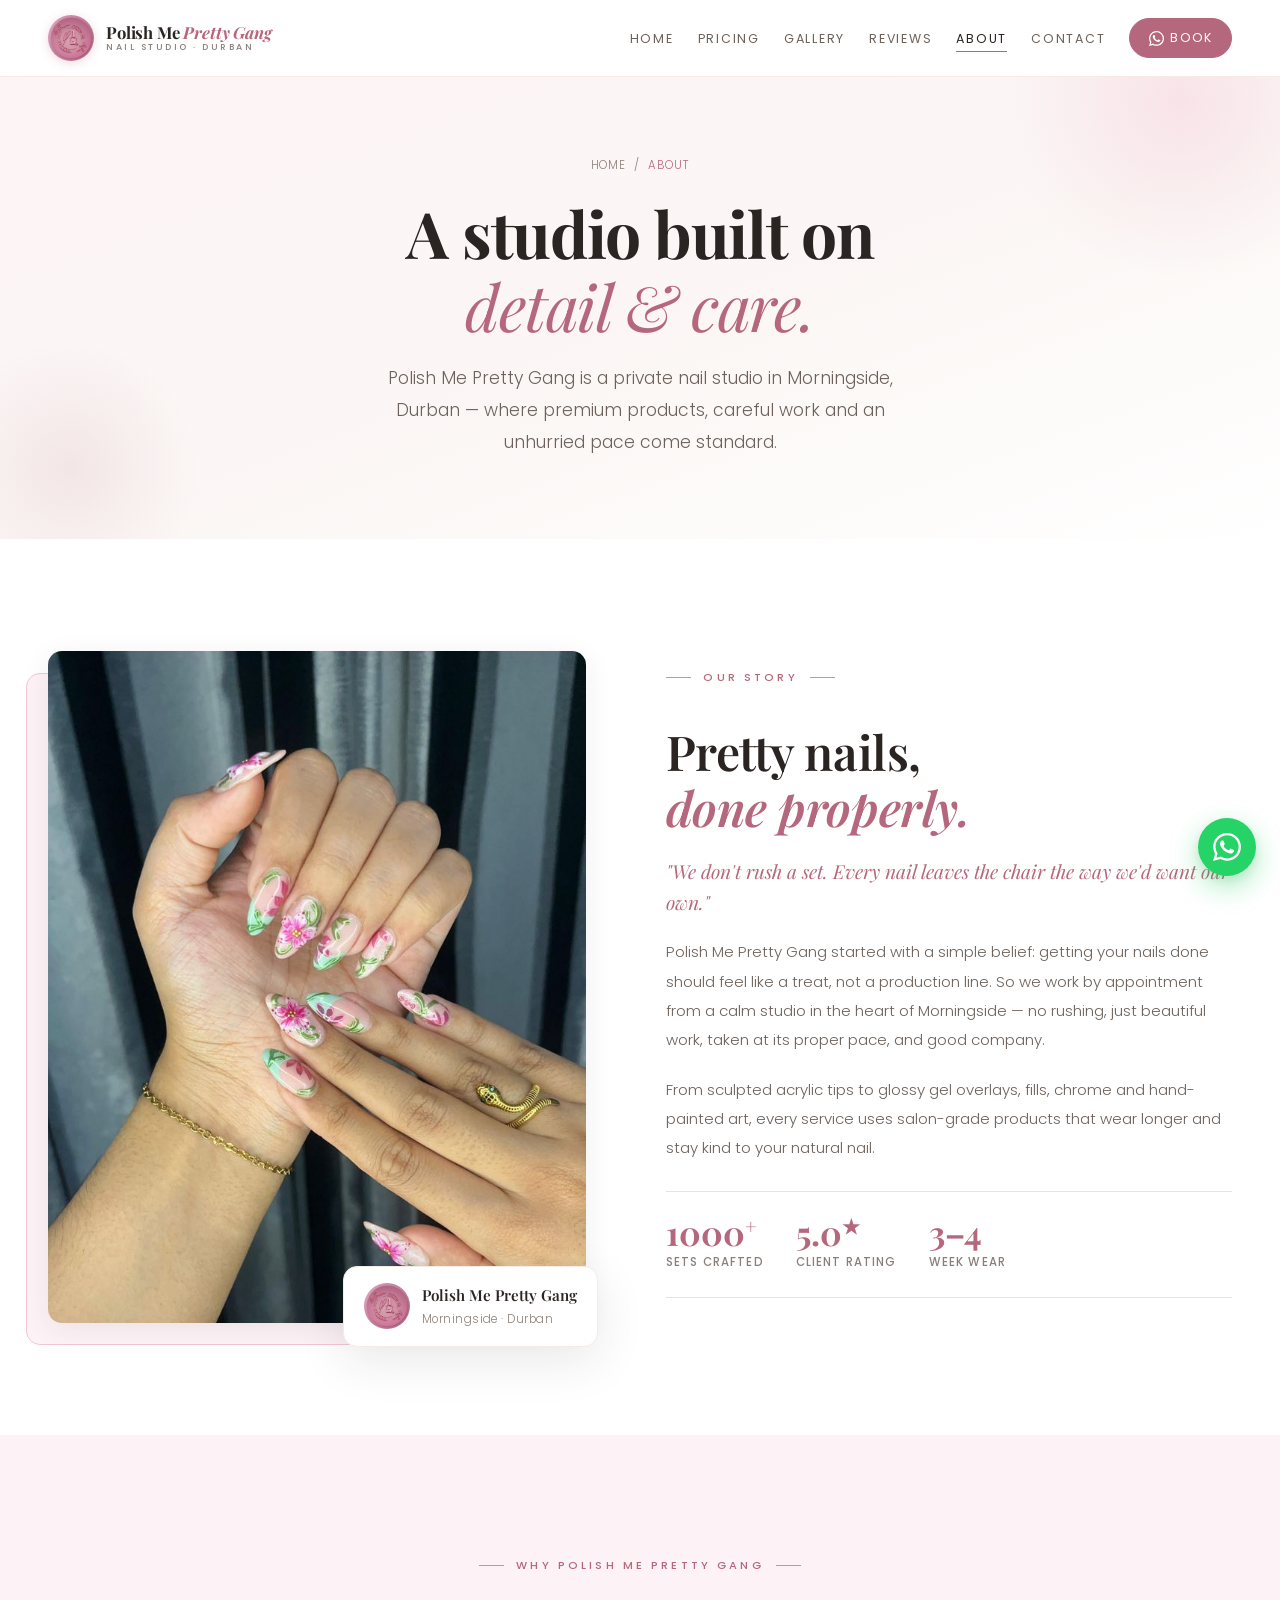
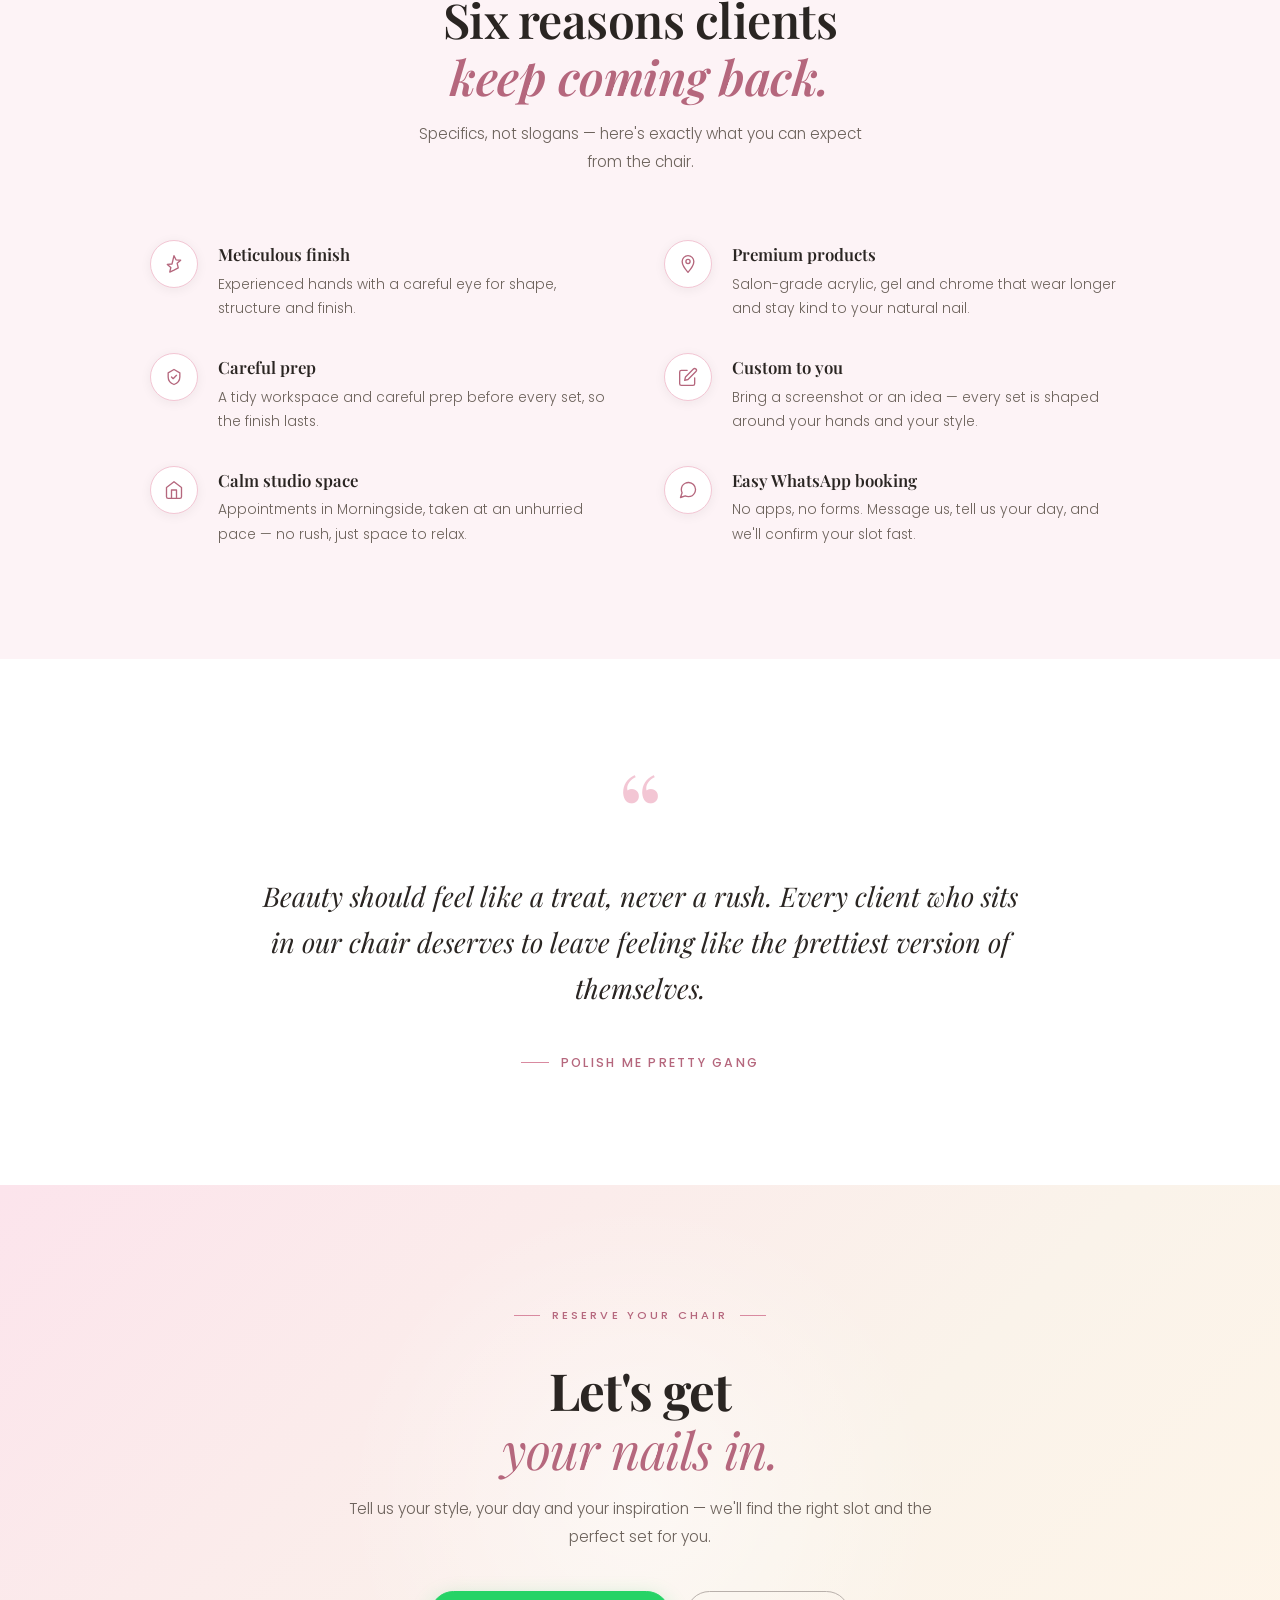
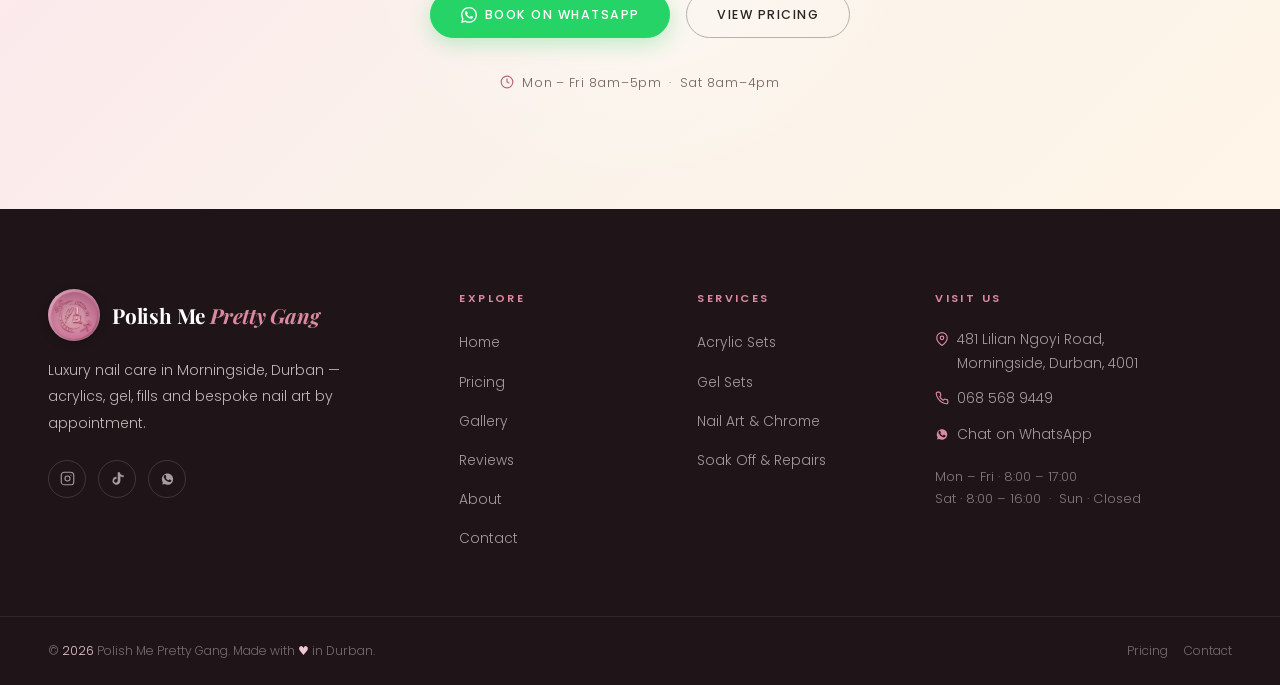
<file: about.html>
<!DOCTYPE html>
<html lang="en">
<head>
  <meta charset="UTF-8" />
  <meta name="viewport" content="width=device-width, initial-scale=1.0" />

  <title>About Us | Polish Me Pretty Gang — Durban Nail Studio</title>
  <meta name="description" content="Meet Polish Me Pretty Gang — a boutique nail studio in Morningside, Durban built on premium products, careful work and beautiful, long-lasting nails." />
  <link rel="canonical" href="https://polishmeprettygang.co.za/about.html" />
  <meta name="robots" content="index, follow" />
  <meta name="theme-color" content="#b5677d" />

  <meta property="og:type" content="website" />
  <meta property="og:site_name" content="Polish Me Pretty Gang" />
  <meta property="og:title" content="About Us | Polish Me Pretty Gang" />
  <meta property="og:description" content="A boutique nail studio in Morningside, Durban built on premium products, careful work and beautiful, long-lasting nails." />
  <meta property="og:url" content="https://polishmeprettygang.co.za/about.html" />
  <meta property="og:image" content="https://polishmeprettygang.co.za/assets/logo.jpg" />
  <meta property="og:image:alt" content="Polish Me Pretty Gang nail studio logo" />
  <meta property="og:locale" content="en_ZA" />

  <meta name="twitter:card" content="summary_large_image" />
  <meta name="twitter:title" content="About Us | Polish Me Pretty Gang" />
  <meta name="twitter:description" content="A boutique nail studio in Morningside, Durban built on premium products, careful work and beautiful, long-lasting nails." />
  <meta name="twitter:image" content="https://polishmeprettygang.co.za/assets/logo.jpg" />

  <link rel="icon" type="image/jpeg" href="assets/logo.jpg" />
  <link rel="apple-touch-icon" href="assets/logo.jpg" />
  <link rel="manifest" href="site.webmanifest" />

  <link rel="preconnect" href="https://fonts.googleapis.com" />
  <link rel="preconnect" href="https://fonts.gstatic.com" crossorigin />
  <link rel="preconnect" href="https://images.unsplash.com" crossorigin />
  <link href="https://fonts.googleapis.com/css2?family=Playfair+Display:ital,wght@0,400;0,600;0,700;1,400;1,600&family=Poppins:wght@300;400;500;600&display=swap" rel="stylesheet" />
  <link rel="stylesheet" href="styles.css" />

  <script type="application/ld+json">
  {
    "@context": "https://schema.org",
    "@type": "BreadcrumbList",
    "itemListElement": [
      { "@type": "ListItem", "position": 1, "name": "Home", "item": "https://polishmeprettygang.co.za/" },
      { "@type": "ListItem", "position": 2, "name": "About", "item": "https://polishmeprettygang.co.za/about.html" }
    ]
  }
  </script>
</head>
<body>

  <a href="#main" class="skip-link">Skip to content</a>

  <header class="navbar" id="navbar">
    <div class="navbar__wrap">
      <a href="index.html" class="navbar__logo" aria-label="Polish Me Pretty Gang — home">
        <img src="assets/logo.jpg" alt="" class="navbar__logo-img" width="46" height="46" />
        <span class="navbar__logo-text">
          <span class="navbar__logo-name">Polish Me <em>Pretty Gang</em></span>
          <span class="navbar__logo-tag">Nail Studio · Durban</span>
        </span>
      </a>
      <button class="navbar__toggle" id="navToggle" type="button" aria-label="Toggle navigation" aria-expanded="false" aria-controls="navMenu">
        <span></span><span></span><span></span>
      </button>
      <nav class="navbar__nav" id="navMenu" aria-label="Main navigation">
        <ul class="navbar__list">
          <li><a href="index.html"   class="nav-link">Home</a></li>
          <li><a href="pricing.html" class="nav-link">Pricing</a></li>
          <li><a href="gallery.html" class="nav-link">Gallery</a></li>
          <li><a href="reviews.html" class="nav-link">Reviews</a></li>
          <li><a href="about.html"   class="nav-link is-page-active" aria-current="page">About</a></li>
          <li><a href="contact.html" class="nav-link">Contact</a></li>
          <li>
            <a href="https://wa.me/27685689449?text=Hi%20Polish%20Me%20Pretty%20Gang%21%20I%27d%20like%20to%20book%20an%20appointment." class="nav-link nav-link--cta" target="_blank" rel="noopener noreferrer">
              <svg viewBox="0 0 24 24" fill="currentColor" aria-hidden="true"><path d="M17.472 14.382c-.297-.149-1.758-.867-2.03-.967-.273-.099-.471-.148-.67.15-.197.297-.767.966-.94 1.164-.173.198-.347.223-.644.075-.297-.15-1.255-.463-2.39-1.475-.883-.788-1.48-1.761-1.653-2.059-.173-.297-.018-.458.13-.606.134-.133.298-.347.446-.52.149-.174.198-.298.298-.497.099-.198.05-.371-.025-.52-.075-.149-.669-1.612-.916-2.207-.242-.579-.487-.5-.669-.51-.173-.008-.371-.01-.57-.01-.198 0-.52.074-.792.372-.272.297-1.04 1.016-1.04 2.479 0 1.462 1.065 2.875 1.213 3.074.149.198 2.096 3.2 5.077 4.487.709.306 1.262.489 1.694.625.712.227 1.36.195 1.871.118.571-.085 1.758-.719 2.006-1.413.248-.694.248-1.289.173-1.413-.074-.124-.272-.198-.57-.347m-5.421 7.403h-.004a9.87 9.87 0 01-5.031-1.378l-.361-.214-3.741.982.998-3.648-.235-.374a9.86 9.86 0 01-1.51-5.26c.001-5.45 4.436-9.884 9.888-9.884 2.64 0 5.122 1.03 6.988 2.898a9.825 9.825 0 012.893 6.994c-.003 5.45-4.437 9.884-9.885 9.884m8.413-18.297A11.815 11.815 0 0012.05 0C5.495 0 .16 5.335.157 11.892c0 2.096.547 4.142 1.588 5.945L.057 24l6.305-1.654a11.882 11.882 0 005.683 1.448h.005c6.554 0 11.89-5.335 11.893-11.893a11.821 11.821 0 00-3.48-8.413"/></svg>
              Book
            </a>
          </li>
        </ul>
      </nav>
    </div>
  </header>

  <main id="main">

    <section class="page-hero">
      <div class="container">
        <div class="page-hero__inner">
          <nav class="breadcrumb" aria-label="Breadcrumb">
            <a href="index.html">Home</a> &nbsp;/&nbsp; <span aria-current="page">About</span>
          </nav>
          <h1 class="page-hero__title">A studio built on<br /><em>detail &amp; care.</em></h1>
          <p class="page-hero__sub">
            Polish Me Pretty Gang is a private nail studio in Morningside, Durban —
            where premium products, careful work and an unhurried pace come standard.
          </p>
        </div>
      </div>
    </section>

    <!-- ===================== STORY ===================== -->
    <section class="section story">
      <div class="container">
        <div class="story__grid">

          <div class="story__media reveal">
            <div class="story__img-frame" aria-hidden="true"></div>
            <img
              src="images/gallery/story-tropical-florals-720.jpg"
              alt="A client's hand-painted tropical floral set by Polish Me Pretty Gang"
              class="story__img"
              width="720" height="900" loading="lazy" decoding="async"
            />
            <div class="story__badge">
              <img src="assets/logo.jpg" alt="" class="story__badge-logo" width="46" height="46" loading="lazy" />
              <div>
                <p class="story__badge-name">Polish Me Pretty Gang</p>
                <p class="story__badge-role">Morningside · Durban</p>
              </div>
            </div>
          </div>

          <div class="story__content reveal">
            <p class="section__eyebrow">Our Story</p>
            <h2 class="section__title">Pretty nails,<br /><em>done properly.</em></h2>
            <p class="story__lead">"We don't rush a set. Every nail leaves the chair the way we'd want our own."</p>
            <p class="story__text">
              Polish Me Pretty Gang started with a simple belief: getting your nails done should
              feel like a treat, not a production line. So we work by appointment from a calm studio in
              the heart of Morningside — no rushing, just beautiful work, taken at its proper pace,
              and good company.
            </p>
            <p class="story__text">
              From sculpted acrylic tips to glossy gel overlays, fills, chrome and hand-painted art,
              every service uses salon-grade products that wear longer and stay kind to your natural
              nail.
            </p>
            <div class="story__stats">
              <div class="story__stat">
                <span class="story__stat-num">1000<sup>+</sup></span>
                <span class="story__stat-label">Sets Crafted</span>
              </div>
              <div class="story__stat">
                <span class="story__stat-num">5.0<sup>★</sup></span>
                <span class="story__stat-label">Client Rating</span>
              </div>
              <div class="story__stat">
                <span class="story__stat-num">3&ndash;4</span>
                <span class="story__stat-label">Week Wear</span>
              </div>
            </div>
          </div>

        </div>
      </div>
    </section>

    <!-- ===================== WHY ===================== -->
    <section class="section why">
      <div class="container">
        <div class="section__header reveal">
          <p class="section__eyebrow">Why Polish Me Pretty Gang</p>
          <h2 class="section__title">Six reasons clients<br /><em>keep coming back.</em></h2>
          <p class="section__sub">Specifics, not slogans — here's exactly what you can expect from the chair.</p>
        </div>

        <div class="why__grid">
          <div class="why__item reveal">
            <span class="why__icon"><svg viewBox="0 0 24 24" fill="none" stroke="currentColor" stroke-width="1.6" stroke-linecap="round" stroke-linejoin="round" aria-hidden="true"><path d="M12 2l2.4 5 5.6.5-4.2 3.7 1.3 5.5L12 19.3 6.9 21.7l1.3-5.5L4 12.5l5.6-.5L12 2z"/></svg></span>
            <div>
              <h3 class="why__title">Meticulous finish</h3>
              <p class="why__text">Experienced hands with a careful eye for shape, structure and finish.</p>
            </div>
          </div>
          <div class="why__item reveal">
            <span class="why__icon"><svg viewBox="0 0 24 24" fill="none" stroke="currentColor" stroke-width="1.6" stroke-linecap="round" stroke-linejoin="round" aria-hidden="true"><path d="M12 2a7 7 0 017 7c0 5-7 13-7 13S5 14 5 9a7 7 0 017-7z"/><circle cx="12" cy="9" r="2.5"/></svg></span>
            <div>
              <h3 class="why__title">Premium products</h3>
              <p class="why__text">Salon-grade acrylic, gel and chrome that wear longer and stay kind to your natural nail.</p>
            </div>
          </div>
          <div class="why__item reveal">
            <span class="why__icon"><svg viewBox="0 0 24 24" fill="none" stroke="currentColor" stroke-width="1.6" stroke-linecap="round" stroke-linejoin="round" aria-hidden="true"><path d="M9 12l2 2 4-4"/><path d="M12 3l7 4v5c0 4.5-3 7.5-7 9-4-1.5-7-4.5-7-9V7l7-4z"/></svg></span>
            <div>
              <h3 class="why__title">Careful prep</h3>
              <p class="why__text">A tidy workspace and careful prep before every set, so the finish lasts.</p>
            </div>
          </div>
          <div class="why__item reveal">
            <span class="why__icon"><svg viewBox="0 0 24 24" fill="none" stroke="currentColor" stroke-width="1.6" stroke-linecap="round" stroke-linejoin="round" aria-hidden="true"><path d="M11 4H4a2 2 0 00-2 2v14a2 2 0 002 2h14a2 2 0 002-2v-7"/><path d="M18.5 2.5a2.121 2.121 0 013 3L12 15l-4 1 1-4 9.5-9.5z"/></svg></span>
            <div>
              <h3 class="why__title">Custom to you</h3>
              <p class="why__text">Bring a screenshot or an idea — every set is shaped around your hands and your style.</p>
            </div>
          </div>
          <div class="why__item reveal">
            <span class="why__icon"><svg viewBox="0 0 24 24" fill="none" stroke="currentColor" stroke-width="1.6" stroke-linecap="round" stroke-linejoin="round" aria-hidden="true"><path d="M3 9l9-7 9 7v11a2 2 0 01-2 2H5a2 2 0 01-2-2V9z"/><polyline points="9 22 9 12 15 12 15 22"/></svg></span>
            <div>
              <h3 class="why__title">Calm studio space</h3>
              <p class="why__text">Appointments in Morningside, taken at an unhurried pace — no rush, just space to relax.</p>
            </div>
          </div>
          <div class="why__item reveal">
            <span class="why__icon"><svg viewBox="0 0 24 24" fill="none" stroke="currentColor" stroke-width="1.6" stroke-linecap="round" stroke-linejoin="round" aria-hidden="true"><path d="M21 11.5a8.38 8.38 0 01-.9 3.8 8.5 8.5 0 01-7.6 4.7 8.38 8.38 0 01-3.8-.9L3 21l1.9-5.7a8.38 8.38 0 01-.9-3.8 8.5 8.5 0 014.7-7.6 8.38 8.38 0 013.8-.9h.5a8.48 8.48 0 018 8v.5z"/></svg></span>
            <div>
              <h3 class="why__title">Easy WhatsApp booking</h3>
              <p class="why__text">No apps, no forms. Message us, tell us your day, and we'll confirm your slot fast.</p>
            </div>
          </div>
        </div>
      </div>
    </section>

    <!-- ===================== PHILOSOPHY ===================== -->
    <section class="section philosophy">
      <div class="container">
        <div class="philosophy__inner reveal">
          <span class="philosophy__mark" aria-hidden="true">&ldquo;</span>
          <blockquote class="philosophy__quote">
            Beauty should feel like a treat, never a rush. Every client who sits in our chair
            deserves to leave feeling like the prettiest version of themselves.
          </blockquote>
          <p class="philosophy__attr">Polish Me Pretty Gang</p>
        </div>
      </div>
    </section>

    <!-- ===================== CTA ===================== -->
    <section class="section cta-section" id="book">
      <div class="container">
        <div class="cta-section__inner reveal">
          <p class="section__eyebrow">Reserve Your Chair</p>
          <h2 class="cta-section__title">Let's get<br /><em>your nails in.</em></h2>
          <p class="cta-section__sub">
            Tell us your style, your day and your inspiration — we'll find the right slot
            and the perfect set for you.
          </p>
          <div class="cta-section__actions">
            <a href="https://wa.me/27685689449?text=Hi%20Polish%20Me%20Pretty%20Gang%21%20I%27d%20like%20to%20book%20an%20appointment." class="btn btn--whatsapp" target="_blank" rel="noopener noreferrer">
              <svg viewBox="0 0 24 24" fill="currentColor" aria-hidden="true"><path d="M17.472 14.382c-.297-.149-1.758-.867-2.03-.967-.273-.099-.471-.148-.67.15-.197.297-.767.966-.94 1.164-.173.198-.347.223-.644.075-.297-.15-1.255-.463-2.39-1.475-.883-.788-1.48-1.761-1.653-2.059-.173-.297-.018-.458.13-.606.134-.133.298-.347.446-.52.149-.174.198-.298.298-.497.099-.198.05-.371-.025-.52-.075-.149-.669-1.612-.916-2.207-.242-.579-.487-.5-.669-.51-.173-.008-.371-.01-.57-.01-.198 0-.52.074-.792.372-.272.297-1.04 1.016-1.04 2.479 0 1.462 1.065 2.875 1.213 3.074.149.198 2.096 3.2 5.077 4.487.709.306 1.262.489 1.694.625.712.227 1.36.195 1.871.118.571-.085 1.758-.719 2.006-1.413.248-.694.248-1.289.173-1.413-.074-.124-.272-.198-.57-.347m-5.421 7.403h-.004a9.87 9.87 0 01-5.031-1.378l-.361-.214-3.741.982.998-3.648-.235-.374a9.86 9.86 0 01-1.51-5.26c.001-5.45 4.436-9.884 9.888-9.884 2.64 0 5.122 1.03 6.988 2.898a9.825 9.825 0 012.893 6.994c-.003 5.45-4.437 9.884-9.885 9.884m8.413-18.297A11.815 11.815 0 0012.05 0C5.495 0 .16 5.335.157 11.892c0 2.096.547 4.142 1.588 5.945L.057 24l6.305-1.654a11.882 11.882 0 005.683 1.448h.005c6.554 0 11.89-5.335 11.893-11.893a11.821 11.821 0 00-3.48-8.413"/></svg>
              Book on WhatsApp
            </a>
            <a href="pricing.html" class="btn btn--outline">View Pricing</a>
          </div>
          <p class="cta-section__hours">
            <svg viewBox="0 0 24 24" fill="none" stroke="currentColor" stroke-width="2" width="14" height="14" aria-hidden="true"><circle cx="12" cy="12" r="10"/><polyline points="12 6 12 12 16 14"/></svg>
            Mon – Fri 8am–5pm &nbsp;·&nbsp; Sat 8am–4pm
          </p>
        </div>
      </div>
    </section>

  </main>

  <!-- ===================== FOOTER ===================== -->
  <footer class="footer">
    <div class="footer__top">
      <div class="container footer__grid">
        <div class="footer__brand">
          <div class="footer__brand-row">
            <img src="assets/logo.jpg" alt="" class="footer__logo-img" width="52" height="52" loading="lazy" />
            <p class="footer__logo">Polish Me <span>Pretty Gang</span></p>
          </div>
          <p class="footer__tagline">Luxury nail care in Morningside, Durban — acrylics, gel, fills and bespoke nail art by appointment.</p>
          <div class="footer__social">
            <a href="https://www.instagram.com/polishmeprettygang_durban/" target="_blank" rel="noopener noreferrer" class="footer__social-link" aria-label="Instagram">
              <svg viewBox="0 0 24 24" fill="none" stroke="currentColor" stroke-width="1.8" aria-hidden="true"><rect x="2" y="2" width="20" height="20" rx="5"/><circle cx="12" cy="12" r="4"/><circle cx="17.5" cy="6.5" r="1" fill="currentColor" stroke="none"/></svg>
            </a>
            <a href="https://www.tiktok.com/@polish.me.pretty.gang26" target="_blank" rel="noopener noreferrer" class="footer__social-link" aria-label="TikTok">
              <svg viewBox="0 0 24 24" fill="currentColor" aria-hidden="true"><path d="M19.59 6.69a4.83 4.83 0 01-3.77-4.25V2h-3.45v13.67a2.89 2.89 0 01-5.2 1.74 2.89 2.89 0 012.31-4.64 2.93 2.93 0 01.88.13V9.4a6.84 6.84 0 00-1-.05A6.33 6.33 0 005.8 20.1a6.34 6.34 0 0010.86-4.43V8.42a8.16 8.16 0 005.16 1.71V6.7a4.85 4.85 0 01-2.23-.01z"/></svg>
            </a>
            <a href="https://wa.me/27685689449" target="_blank" rel="noopener noreferrer" class="footer__social-link" aria-label="WhatsApp">
              <svg viewBox="0 0 24 24" fill="currentColor" aria-hidden="true"><path d="M17.5 14.4c-.3-.1-1.7-.9-2-1s-.5-.1-.7.1c-.2.3-.7 1-.9 1.2s-.4.2-.6.1-1.3-.5-2.4-1.5c-.9-.8-1.5-1.8-1.7-2.1s0-.5.1-.6.3-.3.4-.5c.1-.2.2-.3.3-.5s.1-.4 0-.5-.7-1.6-.9-2.2c-.3-.6-.5-.5-.7-.5h-.6c-.2 0-.5.1-.8.4s-1 1-1 2.5 1.1 2.9 1.2 3.1c.1.2 2.1 3.2 5.1 4.5.7.3 1.3.5 1.7.6.7.2 1.4.2 1.9.1.6-.1 1.7-.7 2-1.4.2-.7.2-1.3.2-1.4-.2-.2-.4-.3-.6-.4M12 22h-.1c-1.7 0-3.3-.4-4.8-1.3l-3.5.9.9-3.4C3.5 16.6 3 14.9 3 13c0-5 4-9 9-9 2.4 0 4.7 1 6.4 2.6S21 10.6 21 13c0 5-4 9-9 9z"/></svg>
            </a>
          </div>
        </div>
        <div class="footer__col">
          <h2 class="footer__col-title">Explore</h2>
          <ul class="footer__links">
            <li><a href="index.html"   class="footer__link">Home</a></li>
            <li><a href="pricing.html" class="footer__link">Pricing</a></li>
            <li><a href="gallery.html" class="footer__link">Gallery</a></li>
            <li><a href="reviews.html" class="footer__link">Reviews</a></li>
            <li><a href="about.html"   class="footer__link">About</a></li>
            <li><a href="contact.html" class="footer__link">Contact</a></li>
          </ul>
        </div>
        <div class="footer__col">
          <h2 class="footer__col-title">Services</h2>
          <ul class="footer__links">
            <li><a href="pricing.html#acrylic" class="footer__link">Acrylic Sets</a></li>
            <li><a href="pricing.html#gel"     class="footer__link">Gel Sets</a></li>
            <li><a href="pricing.html#extras"  class="footer__link">Nail Art &amp; Chrome</a></li>
            <li><a href="pricing.html#extras"  class="footer__link">Soak Off &amp; Repairs</a></li>
          </ul>
        </div>
        <div class="footer__col">
          <h2 class="footer__col-title">Visit Us</h2>
          <address class="footer__address">
            <p class="footer__contact-line">
              <svg viewBox="0 0 24 24" fill="none" stroke="currentColor" stroke-width="2" aria-hidden="true"><path d="M21 10c0 7-9 13-9 13s-9-6-9-13a9 9 0 0118 0z"/><circle cx="12" cy="10" r="3"/></svg>
              481 Lilian Ngoyi Road,<br />Morningside, Durban, 4001
            </p>
            <p class="footer__contact-line">
              <svg viewBox="0 0 24 24" fill="none" stroke="currentColor" stroke-width="2" aria-hidden="true"><path d="M22 16.92v3a2 2 0 01-2.18 2 19.79 19.79 0 01-8.63-3.07 19.5 19.5 0 01-6-6 19.79 19.79 0 01-3.07-8.67A2 2 0 014.11 2h3a2 2 0 012 1.72 12.84 12.84 0 00.7 2.81 2 2 0 01-.45 2.11L8.09 9.91a16 16 0 006 6l1.27-1.27a2 2 0 012.11-.45 12.84 12.84 0 002.81.7A2 2 0 0122 16.92z"/></svg>
              <a href="tel:+27685689449" class="footer__link">068 568 9449</a>
            </p>
            <p class="footer__contact-line">
              <svg viewBox="0 0 24 24" fill="currentColor" aria-hidden="true"><path d="M17.5 14.4c-.3-.1-1.7-.9-2-1s-.5-.1-.7.1c-.2.3-.7 1-.9 1.2s-.4.2-.6.1-1.3-.5-2.4-1.5c-.9-.8-1.5-1.8-1.7-2.1s0-.5.1-.6.3-.3.4-.5c.1-.2.2-.3.3-.5s.1-.4 0-.5-.7-1.6-.9-2.2c-.3-.6-.5-.5-.7-.5h-.6c-.2 0-.5.1-.8.4s-1 1-1 2.5 1.1 2.9 1.2 3.1c.1.2 2.1 3.2 5.1 4.5.7.3 1.3.5 1.7.6.7.2 1.4.2 1.9.1.6-.1 1.7-.7 2-1.4.2-.7.2-1.3.2-1.4-.2-.2-.4-.3-.6-.4M12 22h-.1c-1.7 0-3.3-.4-4.8-1.3l-3.5.9.9-3.4C3.5 16.6 3 14.9 3 13c0-5 4-9 9-9 2.4 0 4.7 1 6.4 2.6S21 10.6 21 13c0 5-4 9-9 9z"/></svg>
              <a href="https://wa.me/27685689449" target="_blank" rel="noopener noreferrer" class="footer__link">Chat on WhatsApp</a>
            </p>
            <p class="footer__hours">Mon – Fri · 8:00 – 17:00<br />Sat · 8:00 – 16:00 &nbsp;·&nbsp; Sun · Closed</p>
          </address>
        </div>
      </div>
    </div>
    <div class="footer__bottom">
      <div class="container footer__bottom-inner">
        <p class="footer__copy">&copy; <span id="footerYear">2026</span> Polish Me Pretty Gang. Made with <span>♥</span> in Durban.</p>
        <p class="footer__legal"><a href="pricing.html">Pricing</a><a href="contact.html">Contact</a></p>
      </div>
    </div>
  </footer>

  <a href="https://wa.me/27685689449?text=Hi%20Polish%20Me%20Pretty%20Gang%21%20I%27d%20like%20to%20book%20an%20appointment." class="whatsapp-float" target="_blank" rel="noopener noreferrer" aria-label="Chat with us on WhatsApp">
    <svg viewBox="0 0 24 24" fill="currentColor" aria-hidden="true"><path d="M17.472 14.382c-.297-.149-1.758-.867-2.03-.967-.273-.099-.471-.148-.67.15-.197.297-.767.966-.94 1.164-.173.198-.347.223-.644.075-.297-.15-1.255-.463-2.39-1.475-.883-.788-1.48-1.761-1.653-2.059-.173-.297-.018-.458.13-.606.134-.133.298-.347.446-.52.149-.174.198-.298.298-.497.099-.198.05-.371-.025-.52-.075-.149-.669-1.612-.916-2.207-.242-.579-.487-.5-.669-.51-.173-.008-.371-.01-.57-.01-.198 0-.52.074-.792.372-.272.297-1.04 1.016-1.04 2.479 0 1.462 1.065 2.875 1.213 3.074.149.198 2.096 3.2 5.077 4.487.709.306 1.262.489 1.694.625.712.227 1.36.195 1.871.118.571-.085 1.758-.719 2.006-1.413.248-.694.248-1.289.173-1.413-.074-.124-.272-.198-.57-.347m-5.421 7.403h-.004a9.87 9.87 0 01-5.031-1.378l-.361-.214-3.741.982.998-3.648-.235-.374a9.86 9.86 0 01-1.51-5.26c.001-5.45 4.436-9.884 9.888-9.884 2.64 0 5.122 1.03 6.988 2.898a9.825 9.825 0 012.893 6.994c-.003 5.45-4.437 9.884-9.885 9.884m8.413-18.297A11.815 11.815 0 0012.05 0C5.495 0 .16 5.335.157 11.892c0 2.096.547 4.142 1.588 5.945L.057 24l6.305-1.654a11.882 11.882 0 005.683 1.448h.005c6.554 0 11.89-5.335 11.893-11.893a11.821 11.821 0 00-3.48-8.413"/></svg>
    <span class="whatsapp-float__tooltip">Book on WhatsApp</span>
  </a>

  <script src="script.js"></script>
</body>
</html>
</file>
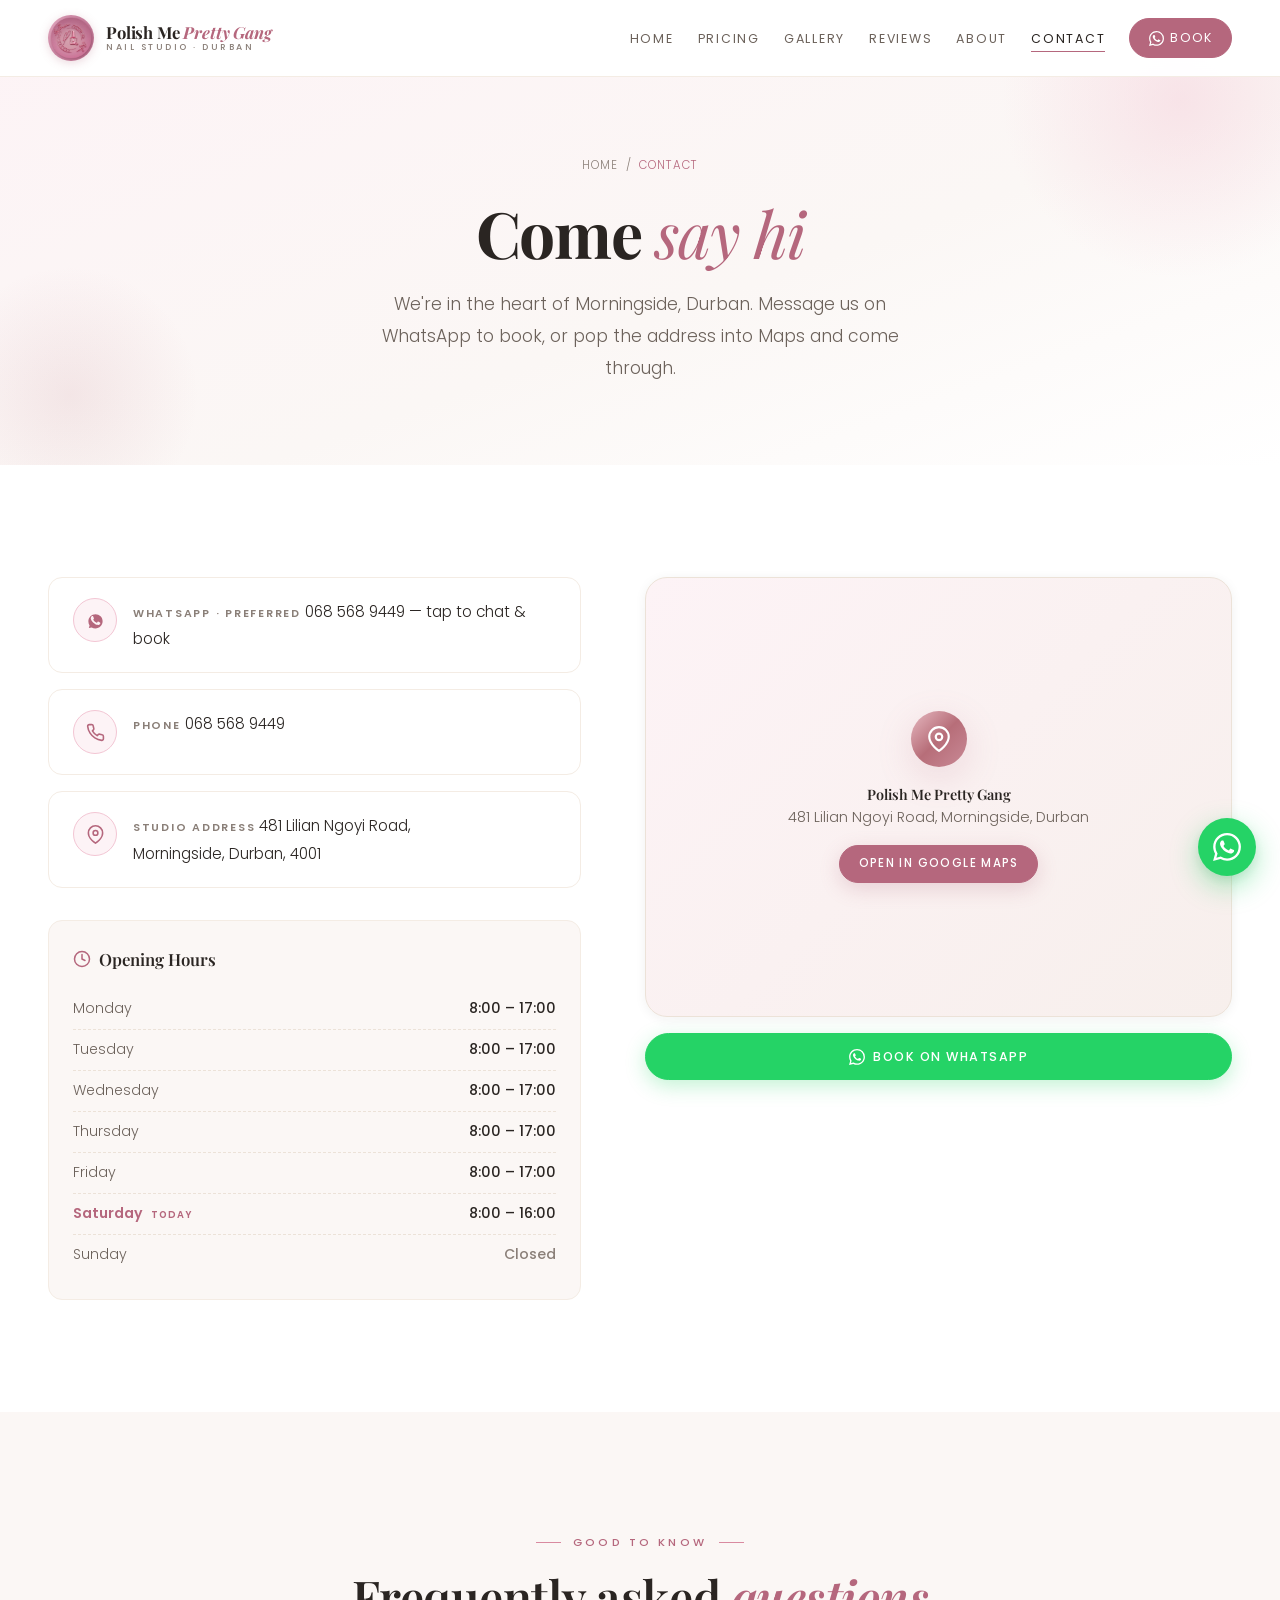
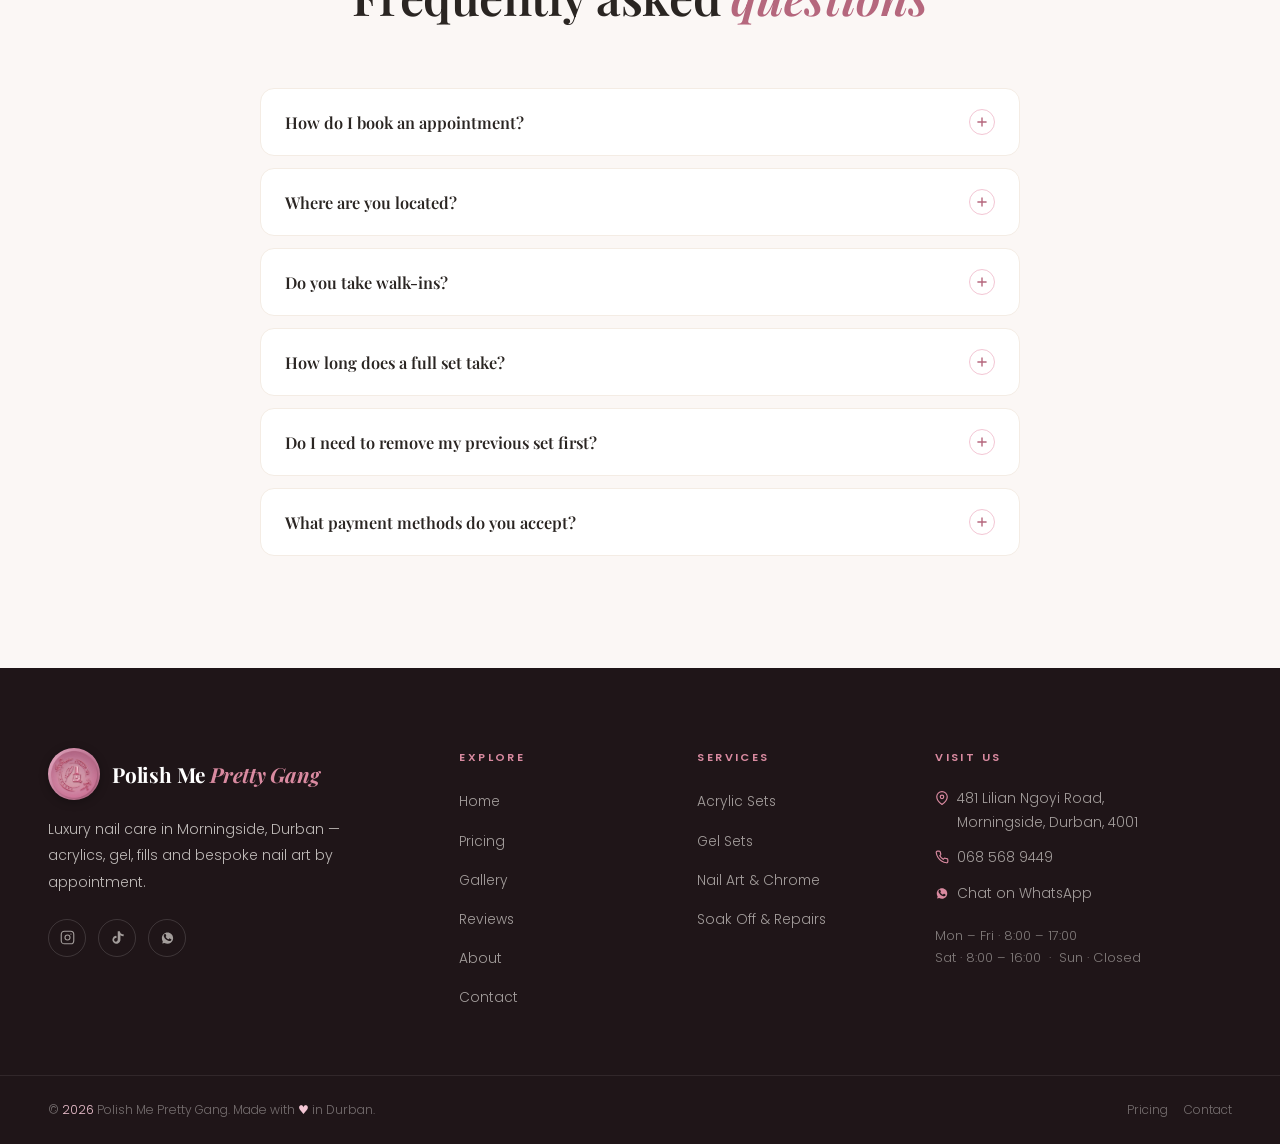
<file: contact.html>
<!DOCTYPE html>
<html lang="en">
<head>
  <meta charset="UTF-8" />
  <meta name="viewport" content="width=device-width, initial-scale=1.0" />

  <title>Contact &amp; Find Us | Polish Me Pretty Gang — Morningside, Durban</title>
  <meta name="description" content="Visit Polish Me Pretty Gang at 481 Lilian Ngoyi Road, Morningside, Durban. Call or WhatsApp 068 568 9449. Opening hours, directions and FAQs." />
  <link rel="canonical" href="https://polishmeprettygang.co.za/contact.html" />
  <meta name="robots" content="index, follow" />
  <meta name="theme-color" content="#b5677d" />

  <meta property="og:type" content="website" />
  <meta property="og:site_name" content="Polish Me Pretty Gang" />
  <meta property="og:title" content="Contact &amp; Find Us | Polish Me Pretty Gang" />
  <meta property="og:description" content="Visit us at 481 Lilian Ngoyi Road, Morningside, Durban. Call or WhatsApp 068 568 9449." />
  <meta property="og:url" content="https://polishmeprettygang.co.za/contact.html" />
  <meta property="og:image" content="https://polishmeprettygang.co.za/assets/logo.jpg" />
  <meta property="og:image:alt" content="Polish Me Pretty Gang nail studio logo" />
  <meta property="og:locale" content="en_ZA" />

  <meta name="twitter:card" content="summary_large_image" />
  <meta name="twitter:title" content="Contact &amp; Find Us | Polish Me Pretty Gang" />
  <meta name="twitter:description" content="Visit us at 481 Lilian Ngoyi Road, Morningside, Durban. Call or WhatsApp 068 568 9449." />
  <meta name="twitter:image" content="https://polishmeprettygang.co.za/assets/logo.jpg" />

  <link rel="icon" type="image/jpeg" href="assets/logo.jpg" />
  <link rel="apple-touch-icon" href="assets/logo.jpg" />
  <link rel="manifest" href="site.webmanifest" />

  <link rel="preconnect" href="https://fonts.googleapis.com" />
  <link rel="preconnect" href="https://fonts.gstatic.com" crossorigin />
  <link href="https://fonts.googleapis.com/css2?family=Playfair+Display:ital,wght@0,400;0,600;0,700;1,400;1,600&family=Poppins:wght@300;400;500;600&display=swap" rel="stylesheet" />
  <link rel="stylesheet" href="styles.css" />

  <script type="application/ld+json">
  {
    "@context": "https://schema.org",
    "@type": "BreadcrumbList",
    "itemListElement": [
      { "@type": "ListItem", "position": 1, "name": "Home", "item": "https://polishmeprettygang.co.za/" },
      { "@type": "ListItem", "position": 2, "name": "Contact", "item": "https://polishmeprettygang.co.za/contact.html" }
    ]
  }
  </script>
  <script type="application/ld+json">
  {
    "@context": "https://schema.org",
    "@type": "FAQPage",
    "mainEntity": [
      { "@type": "Question", "name": "How do I book an appointment?", "acceptedAnswer": { "@type": "Answer", "text": "The quickest way is to message us on WhatsApp at 068 568 9449. Tell us the set you'd like and a day that suits you, and we'll confirm your slot." } },
      { "@type": "Question", "name": "Where are you located?", "acceptedAnswer": { "@type": "Answer", "text": "We're at 481 Lilian Ngoyi Road, Morningside, Durban. There is easy street parking nearby." } },
      { "@type": "Question", "name": "Do you take walk-ins?", "acceptedAnswer": { "@type": "Answer", "text": "We work by appointment to give every client unrushed attention. Message us on WhatsApp and we'll usually fit you in the same week, sometimes same day." } },
      { "@type": "Question", "name": "How long does a full set take?", "acceptedAnswer": { "@type": "Answer", "text": "A full acrylic or gel set takes roughly 1.5 to 2 hours depending on length and nail art. We'll let you know when you book." } },
      { "@type": "Question", "name": "Do I need to remove my previous set first?", "acceptedAnswer": { "@type": "Answer", "text": "No — we'll soak it off for you. Acrylic soak-off is R70 and gel soak-off is R50, charged in addition to your new set." } },
      { "@type": "Question", "name": "What payment methods do you accept?", "acceptedAnswer": { "@type": "Answer", "text": "We accept cash and card — there is a card machine in the studio. Please confirm payment details on WhatsApp when you book." } }
    ]
  }
  </script>
</head>
<body>

  <a href="#main" class="skip-link">Skip to content</a>

  <header class="navbar" id="navbar">
    <div class="navbar__wrap">
      <a href="index.html" class="navbar__logo" aria-label="Polish Me Pretty Gang — home">
        <img src="assets/logo.jpg" alt="" class="navbar__logo-img" width="46" height="46" />
        <span class="navbar__logo-text">
          <span class="navbar__logo-name">Polish Me <em>Pretty Gang</em></span>
          <span class="navbar__logo-tag">Nail Studio · Durban</span>
        </span>
      </a>
      <button class="navbar__toggle" id="navToggle" type="button" aria-label="Toggle navigation" aria-expanded="false" aria-controls="navMenu">
        <span></span><span></span><span></span>
      </button>
      <nav class="navbar__nav" id="navMenu" aria-label="Main navigation">
        <ul class="navbar__list">
          <li><a href="index.html"   class="nav-link">Home</a></li>
          <li><a href="pricing.html" class="nav-link">Pricing</a></li>
          <li><a href="gallery.html" class="nav-link">Gallery</a></li>
          <li><a href="reviews.html" class="nav-link">Reviews</a></li>
          <li><a href="about.html"   class="nav-link">About</a></li>
          <li><a href="contact.html" class="nav-link is-page-active" aria-current="page">Contact</a></li>
          <li>
            <a href="https://wa.me/27685689449?text=Hi%20Polish%20Me%20Pretty%20Gang%21%20I%27d%20like%20to%20book%20an%20appointment." class="nav-link nav-link--cta" target="_blank" rel="noopener noreferrer">
              <svg viewBox="0 0 24 24" fill="currentColor" aria-hidden="true"><path d="M17.472 14.382c-.297-.149-1.758-.867-2.03-.967-.273-.099-.471-.148-.67.15-.197.297-.767.966-.94 1.164-.173.198-.347.223-.644.075-.297-.15-1.255-.463-2.39-1.475-.883-.788-1.48-1.761-1.653-2.059-.173-.297-.018-.458.13-.606.134-.133.298-.347.446-.52.149-.174.198-.298.298-.497.099-.198.05-.371-.025-.52-.075-.149-.669-1.612-.916-2.207-.242-.579-.487-.5-.669-.51-.173-.008-.371-.01-.57-.01-.198 0-.52.074-.792.372-.272.297-1.04 1.016-1.04 2.479 0 1.462 1.065 2.875 1.213 3.074.149.198 2.096 3.2 5.077 4.487.709.306 1.262.489 1.694.625.712.227 1.36.195 1.871.118.571-.085 1.758-.719 2.006-1.413.248-.694.248-1.289.173-1.413-.074-.124-.272-.198-.57-.347m-5.421 7.403h-.004a9.87 9.87 0 01-5.031-1.378l-.361-.214-3.741.982.998-3.648-.235-.374a9.86 9.86 0 01-1.51-5.26c.001-5.45 4.436-9.884 9.888-9.884 2.64 0 5.122 1.03 6.988 2.898a9.825 9.825 0 012.893 6.994c-.003 5.45-4.437 9.884-9.885 9.884m8.413-18.297A11.815 11.815 0 0012.05 0C5.495 0 .16 5.335.157 11.892c0 2.096.547 4.142 1.588 5.945L.057 24l6.305-1.654a11.882 11.882 0 005.683 1.448h.005c6.554 0 11.89-5.335 11.893-11.893a11.821 11.821 0 00-3.48-8.413"/></svg>
              Book
            </a>
          </li>
        </ul>
      </nav>
    </div>
  </header>

  <main id="main">

    <section class="page-hero">
      <div class="container">
        <div class="page-hero__inner">
          <nav class="breadcrumb" aria-label="Breadcrumb">
            <a href="index.html">Home</a> &nbsp;/&nbsp; <span aria-current="page">Contact</span>
          </nav>
          <h1 class="page-hero__title">Come <em>say hi</em></h1>
          <p class="page-hero__sub">
            We're in the heart of Morningside, Durban. Message us on WhatsApp to book,
            or pop the address into Maps and come through.
          </p>
        </div>
      </div>
    </section>

    <!-- ===================== CONTACT ===================== -->
    <section class="section contact">
      <div class="container">
        <div class="contact__grid">

          <!-- LEFT: info + hours -->
          <div class="contact__info">
            <a class="info-card" href="https://wa.me/27685689449?text=Hi%20Polish%20Me%20Pretty%20Gang%21%20I%27d%20like%20to%20book%20an%20appointment." target="_blank" rel="noopener noreferrer">
              <span class="info-card__icon">
                <svg viewBox="0 0 24 24" fill="currentColor" aria-hidden="true"><path d="M17.5 14.4c-.3-.1-1.7-.9-2-1s-.5-.1-.7.1c-.2.3-.7 1-.9 1.2s-.4.2-.6.1-1.3-.5-2.4-1.5c-.9-.8-1.5-1.8-1.7-2.1s0-.5.1-.6.3-.3.4-.5c.1-.2.2-.3.3-.5s.1-.4 0-.5-.7-1.6-.9-2.2c-.3-.6-.5-.5-.7-.5h-.6c-.2 0-.5.1-.8.4s-1 1-1 2.5 1.1 2.9 1.2 3.1c.1.2 2.1 3.2 5.1 4.5.7.3 1.3.5 1.7.6.7.2 1.4.2 1.9.1.6-.1 1.7-.7 2-1.4.2-.7.2-1.3.2-1.4-.2-.2-.4-.3-.6-.4M12 22h-.1c-1.7 0-3.3-.4-4.8-1.3l-3.5.9.9-3.4C3.5 16.6 3 14.9 3 13c0-5 4-9 9-9 2.4 0 4.7 1 6.4 2.6S21 10.6 21 13c0 5-4 9-9 9z"/></svg>
              </span>
              <span>
                <span class="info-card__label">WhatsApp · Preferred</span>
                <span class="info-card__value">068 568 9449 — tap to chat &amp; book</span>
              </span>
            </a>

            <div class="info-card">
              <span class="info-card__icon">
                <svg viewBox="0 0 24 24" fill="none" stroke="currentColor" stroke-width="2" stroke-linecap="round" stroke-linejoin="round" aria-hidden="true"><path d="M22 16.92v3a2 2 0 01-2.18 2 19.79 19.79 0 01-8.63-3.07 19.5 19.5 0 01-6-6 19.79 19.79 0 01-3.07-8.67A2 2 0 014.11 2h3a2 2 0 012 1.72 12.84 12.84 0 00.7 2.81 2 2 0 01-.45 2.11L8.09 9.91a16 16 0 006 6l1.27-1.27a2 2 0 012.11-.45 12.84 12.84 0 002.81.7A2 2 0 0122 16.92z"/></svg>
              </span>
              <span>
                <span class="info-card__label">Phone</span>
                <span class="info-card__value"><a href="tel:+27685689449">068 568 9449</a></span>
              </span>
            </div>

            <div class="info-card">
              <span class="info-card__icon">
                <svg viewBox="0 0 24 24" fill="none" stroke="currentColor" stroke-width="2" stroke-linecap="round" stroke-linejoin="round" aria-hidden="true"><path d="M21 10c0 7-9 13-9 13s-9-6-9-13a9 9 0 0118 0z"/><circle cx="12" cy="10" r="3"/></svg>
              </span>
              <span>
                <span class="info-card__label">Studio Address</span>
                <span class="info-card__value">
                  <a href="https://www.google.com/maps/search/?api=1&query=481+Lilian+Ngoyi+Road+Morningside+Durban" target="_blank" rel="noopener noreferrer">481 Lilian Ngoyi Road,<br />Morningside, Durban, 4001</a>
                </span>
              </span>
            </div>

            <div class="contact__hours">
              <h2 class="contact__hours-title">
                <svg viewBox="0 0 24 24" fill="none" stroke="currentColor" stroke-width="2" stroke-linecap="round" stroke-linejoin="round" aria-hidden="true"><circle cx="12" cy="12" r="10"/><polyline points="12 6 12 12 16 14"/></svg>
                Opening Hours
              </h2>
              <div class="hours-row" data-day="1"><span class="hours-row__day">Monday</span><span class="hours-row__time">8:00 – 17:00</span></div>
              <div class="hours-row" data-day="2"><span class="hours-row__day">Tuesday</span><span class="hours-row__time">8:00 – 17:00</span></div>
              <div class="hours-row" data-day="3"><span class="hours-row__day">Wednesday</span><span class="hours-row__time">8:00 – 17:00</span></div>
              <div class="hours-row" data-day="4"><span class="hours-row__day">Thursday</span><span class="hours-row__time">8:00 – 17:00</span></div>
              <div class="hours-row" data-day="5"><span class="hours-row__day">Friday</span><span class="hours-row__time">8:00 – 17:00</span></div>
              <div class="hours-row" data-day="6"><span class="hours-row__day">Saturday</span><span class="hours-row__time">8:00 – 16:00</span></div>
              <div class="hours-row hours-row--closed" data-day="0"><span class="hours-row__day">Sunday</span><span class="hours-row__time">Closed</span></div>
            </div>
          </div>

          <!-- RIGHT: map + directions -->
          <div class="contact__map">
            <div class="map-frame">
              <!--
                GOOGLE MAPS EMBED PLACEHOLDER
                To activate: open Google Maps → search "481 Lilian Ngoyi Road, Morningside, Durban"
                → Share → Embed a map → copy the <iframe> and paste it in place of the .map-placeholder below.
                Add loading="lazy" and title="Map to Polish Me Pretty Gang" to the iframe.
              -->
              <div class="map-placeholder">
                <span class="map-placeholder__pin">
                  <svg viewBox="0 0 24 24" fill="none" stroke="currentColor" stroke-width="2" stroke-linecap="round" stroke-linejoin="round" aria-hidden="true"><path d="M21 10c0 7-9 13-9 13s-9-6-9-13a9 9 0 0118 0z"/><circle cx="12" cy="10" r="3"/></svg>
                </span>
                <p class="map-placeholder__text">
                  <strong>Polish Me Pretty Gang</strong>
                  481 Lilian Ngoyi Road, Morningside, Durban
                </p>
                <a class="btn btn--primary btn--sm" href="https://www.google.com/maps/search/?api=1&query=481+Lilian+Ngoyi+Road+Morningside+Durban" target="_blank" rel="noopener noreferrer">Open in Google Maps</a>
              </div>
            </div>
            <a class="btn btn--whatsapp" href="https://wa.me/27685689449?text=Hi%20Polish%20Me%20Pretty%20Gang%21%20I%27d%20like%20to%20book%20an%20appointment." target="_blank" rel="noopener noreferrer">
              <svg viewBox="0 0 24 24" fill="currentColor" aria-hidden="true"><path d="M17.472 14.382c-.297-.149-1.758-.867-2.03-.967-.273-.099-.471-.148-.67.15-.197.297-.767.966-.94 1.164-.173.198-.347.223-.644.075-.297-.15-1.255-.463-2.39-1.475-.883-.788-1.48-1.761-1.653-2.059-.173-.297-.018-.458.13-.606.134-.133.298-.347.446-.52.149-.174.198-.298.298-.497.099-.198.05-.371-.025-.52-.075-.149-.669-1.612-.916-2.207-.242-.579-.487-.5-.669-.51-.173-.008-.371-.01-.57-.01-.198 0-.52.074-.792.372-.272.297-1.04 1.016-1.04 2.479 0 1.462 1.065 2.875 1.213 3.074.149.198 2.096 3.2 5.077 4.487.709.306 1.262.489 1.694.625.712.227 1.36.195 1.871.118.571-.085 1.758-.719 2.006-1.413.248-.694.248-1.289.173-1.413-.074-.124-.272-.198-.57-.347m-5.421 7.403h-.004a9.87 9.87 0 01-5.031-1.378l-.361-.214-3.741.982.998-3.648-.235-.374a9.86 9.86 0 01-1.51-5.26c.001-5.45 4.436-9.884 9.888-9.884 2.64 0 5.122 1.03 6.988 2.898a9.825 9.825 0 012.893 6.994c-.003 5.45-4.437 9.884-9.885 9.884m8.413-18.297A11.815 11.815 0 0012.05 0C5.495 0 .16 5.335.157 11.892c0 2.096.547 4.142 1.588 5.945L.057 24l6.305-1.654a11.882 11.882 0 005.683 1.448h.005c6.554 0 11.89-5.335 11.893-11.893a11.821 11.821 0 00-3.48-8.413"/></svg>
              Book on WhatsApp
            </a>
          </div>

        </div>
      </div>
    </section>

    <!-- ===================== FAQ ===================== -->
    <section class="section faq" id="faq">
      <div class="container">
        <div class="section__header reveal">
          <p class="section__eyebrow">Good To Know</p>
          <h2 class="section__title">Frequently asked <em>questions</em></h2>
        </div>

        <div class="faq__list">
          <div class="faq-item">
            <button class="faq-item__q" type="button" aria-expanded="false">
              How do I book an appointment?
              <span class="faq-item__icon" aria-hidden="true"><svg viewBox="0 0 24 24" fill="none" stroke="currentColor" stroke-width="2.4" stroke-linecap="round"><line x1="12" y1="5" x2="12" y2="19"/><line x1="5" y1="12" x2="19" y2="12"/></svg></span>
            </button>
            <div class="faq-item__a"><div class="faq-item__a-inner">The quickest way is to message us on WhatsApp at 068 568 9449. Tell us the set you'd like and a day that suits you, and we'll confirm your slot. You can also call during studio hours.</div></div>
          </div>

          <div class="faq-item">
            <button class="faq-item__q" type="button" aria-expanded="false">
              Where are you located?
              <span class="faq-item__icon" aria-hidden="true"><svg viewBox="0 0 24 24" fill="none" stroke="currentColor" stroke-width="2.4" stroke-linecap="round"><line x1="12" y1="5" x2="12" y2="19"/><line x1="5" y1="12" x2="19" y2="12"/></svg></span>
            </button>
            <div class="faq-item__a"><div class="faq-item__a-inner">We're at 481 Lilian Ngoyi Road, Morningside, Durban. There's easy street parking close by. Tap the address above to open directions in Google Maps.</div></div>
          </div>

          <div class="faq-item">
            <button class="faq-item__q" type="button" aria-expanded="false">
              Do you take walk-ins?
              <span class="faq-item__icon" aria-hidden="true"><svg viewBox="0 0 24 24" fill="none" stroke="currentColor" stroke-width="2.4" stroke-linecap="round"><line x1="12" y1="5" x2="12" y2="19"/><line x1="5" y1="12" x2="19" y2="12"/></svg></span>
            </button>
            <div class="faq-item__a"><div class="faq-item__a-inner">We work by appointment so every client gets unrushed attention. Message us on WhatsApp — we can usually fit you in the same week, and sometimes the same day.</div></div>
          </div>

          <div class="faq-item">
            <button class="faq-item__q" type="button" aria-expanded="false">
              How long does a full set take?
              <span class="faq-item__icon" aria-hidden="true"><svg viewBox="0 0 24 24" fill="none" stroke="currentColor" stroke-width="2.4" stroke-linecap="round"><line x1="12" y1="5" x2="12" y2="19"/><line x1="5" y1="12" x2="19" y2="12"/></svg></span>
            </button>
            <div class="faq-item__a"><div class="faq-item__a-inner">A full acrylic or gel set takes around 1.5–2 hours depending on length and nail art. We'll give you a time estimate when you book so you can plan your day.</div></div>
          </div>

          <div class="faq-item">
            <button class="faq-item__q" type="button" aria-expanded="false">
              Do I need to remove my previous set first?
              <span class="faq-item__icon" aria-hidden="true"><svg viewBox="0 0 24 24" fill="none" stroke="currentColor" stroke-width="2.4" stroke-linecap="round"><line x1="12" y1="5" x2="12" y2="19"/><line x1="5" y1="12" x2="19" y2="12"/></svg></span>
            </button>
            <div class="faq-item__a"><div class="faq-item__a-inner">No — we'll gently soak it off for you. Acrylic soak-off is R70 and gel soak-off is R50, charged in addition to your new set.</div></div>
          </div>

          <div class="faq-item">
            <button class="faq-item__q" type="button" aria-expanded="false">
              What payment methods do you accept?
              <span class="faq-item__icon" aria-hidden="true"><svg viewBox="0 0 24 24" fill="none" stroke="currentColor" stroke-width="2.4" stroke-linecap="round"><line x1="12" y1="5" x2="12" y2="19"/><line x1="5" y1="12" x2="19" y2="12"/></svg></span>
            </button>
            <div class="faq-item__a"><div class="faq-item__a-inner">We accept cash and card — there's a card machine in the studio. We'll confirm payment details with you on WhatsApp when you book your appointment.</div></div>
          </div>
        </div>
      </div>
    </section>

  </main>

  <!-- ===================== FOOTER ===================== -->
  <footer class="footer">
    <div class="footer__top">
      <div class="container footer__grid">
        <div class="footer__brand">
          <div class="footer__brand-row">
            <img src="assets/logo.jpg" alt="" class="footer__logo-img" width="52" height="52" loading="lazy" />
            <p class="footer__logo">Polish Me <span>Pretty Gang</span></p>
          </div>
          <p class="footer__tagline">Luxury nail care in Morningside, Durban — acrylics, gel, fills and bespoke nail art by appointment.</p>
          <div class="footer__social">
            <a href="https://www.instagram.com/polishmeprettygang_durban/" target="_blank" rel="noopener noreferrer" class="footer__social-link" aria-label="Instagram">
              <svg viewBox="0 0 24 24" fill="none" stroke="currentColor" stroke-width="1.8" aria-hidden="true"><rect x="2" y="2" width="20" height="20" rx="5"/><circle cx="12" cy="12" r="4"/><circle cx="17.5" cy="6.5" r="1" fill="currentColor" stroke="none"/></svg>
            </a>
            <a href="https://www.tiktok.com/@polish.me.pretty.gang26" target="_blank" rel="noopener noreferrer" class="footer__social-link" aria-label="TikTok">
              <svg viewBox="0 0 24 24" fill="currentColor" aria-hidden="true"><path d="M19.59 6.69a4.83 4.83 0 01-3.77-4.25V2h-3.45v13.67a2.89 2.89 0 01-5.2 1.74 2.89 2.89 0 012.31-4.64 2.93 2.93 0 01.88.13V9.4a6.84 6.84 0 00-1-.05A6.33 6.33 0 005.8 20.1a6.34 6.34 0 0010.86-4.43V8.42a8.16 8.16 0 005.16 1.71V6.7a4.85 4.85 0 01-2.23-.01z"/></svg>
            </a>
            <a href="https://wa.me/27685689449" target="_blank" rel="noopener noreferrer" class="footer__social-link" aria-label="WhatsApp">
              <svg viewBox="0 0 24 24" fill="currentColor" aria-hidden="true"><path d="M17.5 14.4c-.3-.1-1.7-.9-2-1s-.5-.1-.7.1c-.2.3-.7 1-.9 1.2s-.4.2-.6.1-1.3-.5-2.4-1.5c-.9-.8-1.5-1.8-1.7-2.1s0-.5.1-.6.3-.3.4-.5c.1-.2.2-.3.3-.5s.1-.4 0-.5-.7-1.6-.9-2.2c-.3-.6-.5-.5-.7-.5h-.6c-.2 0-.5.1-.8.4s-1 1-1 2.5 1.1 2.9 1.2 3.1c.1.2 2.1 3.2 5.1 4.5.7.3 1.3.5 1.7.6.7.2 1.4.2 1.9.1.6-.1 1.7-.7 2-1.4.2-.7.2-1.3.2-1.4-.2-.2-.4-.3-.6-.4M12 22h-.1c-1.7 0-3.3-.4-4.8-1.3l-3.5.9.9-3.4C3.5 16.6 3 14.9 3 13c0-5 4-9 9-9 2.4 0 4.7 1 6.4 2.6S21 10.6 21 13c0 5-4 9-9 9z"/></svg>
            </a>
          </div>
        </div>
        <div class="footer__col">
          <h2 class="footer__col-title">Explore</h2>
          <ul class="footer__links">
            <li><a href="index.html"   class="footer__link">Home</a></li>
            <li><a href="pricing.html" class="footer__link">Pricing</a></li>
            <li><a href="gallery.html" class="footer__link">Gallery</a></li>
            <li><a href="reviews.html" class="footer__link">Reviews</a></li>
            <li><a href="about.html"   class="footer__link">About</a></li>
            <li><a href="contact.html" class="footer__link">Contact</a></li>
          </ul>
        </div>
        <div class="footer__col">
          <h2 class="footer__col-title">Services</h2>
          <ul class="footer__links">
            <li><a href="pricing.html#acrylic" class="footer__link">Acrylic Sets</a></li>
            <li><a href="pricing.html#gel"     class="footer__link">Gel Sets</a></li>
            <li><a href="pricing.html#extras"  class="footer__link">Nail Art &amp; Chrome</a></li>
            <li><a href="pricing.html#extras"  class="footer__link">Soak Off &amp; Repairs</a></li>
          </ul>
        </div>
        <div class="footer__col">
          <h2 class="footer__col-title">Visit Us</h2>
          <address class="footer__address">
            <p class="footer__contact-line">
              <svg viewBox="0 0 24 24" fill="none" stroke="currentColor" stroke-width="2" aria-hidden="true"><path d="M21 10c0 7-9 13-9 13s-9-6-9-13a9 9 0 0118 0z"/><circle cx="12" cy="10" r="3"/></svg>
              481 Lilian Ngoyi Road,<br />Morningside, Durban, 4001
            </p>
            <p class="footer__contact-line">
              <svg viewBox="0 0 24 24" fill="none" stroke="currentColor" stroke-width="2" aria-hidden="true"><path d="M22 16.92v3a2 2 0 01-2.18 2 19.79 19.79 0 01-8.63-3.07 19.5 19.5 0 01-6-6 19.79 19.79 0 01-3.07-8.67A2 2 0 014.11 2h3a2 2 0 012 1.72 12.84 12.84 0 00.7 2.81 2 2 0 01-.45 2.11L8.09 9.91a16 16 0 006 6l1.27-1.27a2 2 0 012.11-.45 12.84 12.84 0 002.81.7A2 2 0 0122 16.92z"/></svg>
              <a href="tel:+27685689449" class="footer__link">068 568 9449</a>
            </p>
            <p class="footer__contact-line">
              <svg viewBox="0 0 24 24" fill="currentColor" aria-hidden="true"><path d="M17.5 14.4c-.3-.1-1.7-.9-2-1s-.5-.1-.7.1c-.2.3-.7 1-.9 1.2s-.4.2-.6.1-1.3-.5-2.4-1.5c-.9-.8-1.5-1.8-1.7-2.1s0-.5.1-.6.3-.3.4-.5c.1-.2.2-.3.3-.5s.1-.4 0-.5-.7-1.6-.9-2.2c-.3-.6-.5-.5-.7-.5h-.6c-.2 0-.5.1-.8.4s-1 1-1 2.5 1.1 2.9 1.2 3.1c.1.2 2.1 3.2 5.1 4.5.7.3 1.3.5 1.7.6.7.2 1.4.2 1.9.1.6-.1 1.7-.7 2-1.4.2-.7.2-1.3.2-1.4-.2-.2-.4-.3-.6-.4M12 22h-.1c-1.7 0-3.3-.4-4.8-1.3l-3.5.9.9-3.4C3.5 16.6 3 14.9 3 13c0-5 4-9 9-9 2.4 0 4.7 1 6.4 2.6S21 10.6 21 13c0 5-4 9-9 9z"/></svg>
              <a href="https://wa.me/27685689449" target="_blank" rel="noopener noreferrer" class="footer__link">Chat on WhatsApp</a>
            </p>
            <p class="footer__hours">Mon – Fri · 8:00 – 17:00<br />Sat · 8:00 – 16:00 &nbsp;·&nbsp; Sun · Closed</p>
          </address>
        </div>
      </div>
    </div>
    <div class="footer__bottom">
      <div class="container footer__bottom-inner">
        <p class="footer__copy">&copy; <span id="footerYear">2026</span> Polish Me Pretty Gang. Made with <span>♥</span> in Durban.</p>
        <p class="footer__legal"><a href="pricing.html">Pricing</a><a href="contact.html">Contact</a></p>
      </div>
    </div>
  </footer>

  <a href="https://wa.me/27685689449?text=Hi%20Polish%20Me%20Pretty%20Gang%21%20I%27d%20like%20to%20book%20an%20appointment." class="whatsapp-float" target="_blank" rel="noopener noreferrer" aria-label="Chat with us on WhatsApp">
    <svg viewBox="0 0 24 24" fill="currentColor" aria-hidden="true"><path d="M17.472 14.382c-.297-.149-1.758-.867-2.03-.967-.273-.099-.471-.148-.67.15-.197.297-.767.966-.94 1.164-.173.198-.347.223-.644.075-.297-.15-1.255-.463-2.39-1.475-.883-.788-1.48-1.761-1.653-2.059-.173-.297-.018-.458.13-.606.134-.133.298-.347.446-.52.149-.174.198-.298.298-.497.099-.198.05-.371-.025-.52-.075-.149-.669-1.612-.916-2.207-.242-.579-.487-.5-.669-.51-.173-.008-.371-.01-.57-.01-.198 0-.52.074-.792.372-.272.297-1.04 1.016-1.04 2.479 0 1.462 1.065 2.875 1.213 3.074.149.198 2.096 3.2 5.077 4.487.709.306 1.262.489 1.694.625.712.227 1.36.195 1.871.118.571-.085 1.758-.719 2.006-1.413.248-.694.248-1.289.173-1.413-.074-.124-.272-.198-.57-.347m-5.421 7.403h-.004a9.87 9.87 0 01-5.031-1.378l-.361-.214-3.741.982.998-3.648-.235-.374a9.86 9.86 0 01-1.51-5.26c.001-5.45 4.436-9.884 9.888-9.884 2.64 0 5.122 1.03 6.988 2.898a9.825 9.825 0 012.893 6.994c-.003 5.45-4.437 9.884-9.885 9.884m8.413-18.297A11.815 11.815 0 0012.05 0C5.495 0 .16 5.335.157 11.892c0 2.096.547 4.142 1.588 5.945L.057 24l6.305-1.654a11.882 11.882 0 005.683 1.448h.005c6.554 0 11.89-5.335 11.893-11.893a11.821 11.821 0 00-3.48-8.413"/></svg>
    <span class="whatsapp-float__tooltip">Book on WhatsApp</span>
  </a>

  <script src="script.js"></script>
</body>
</html>
</file>
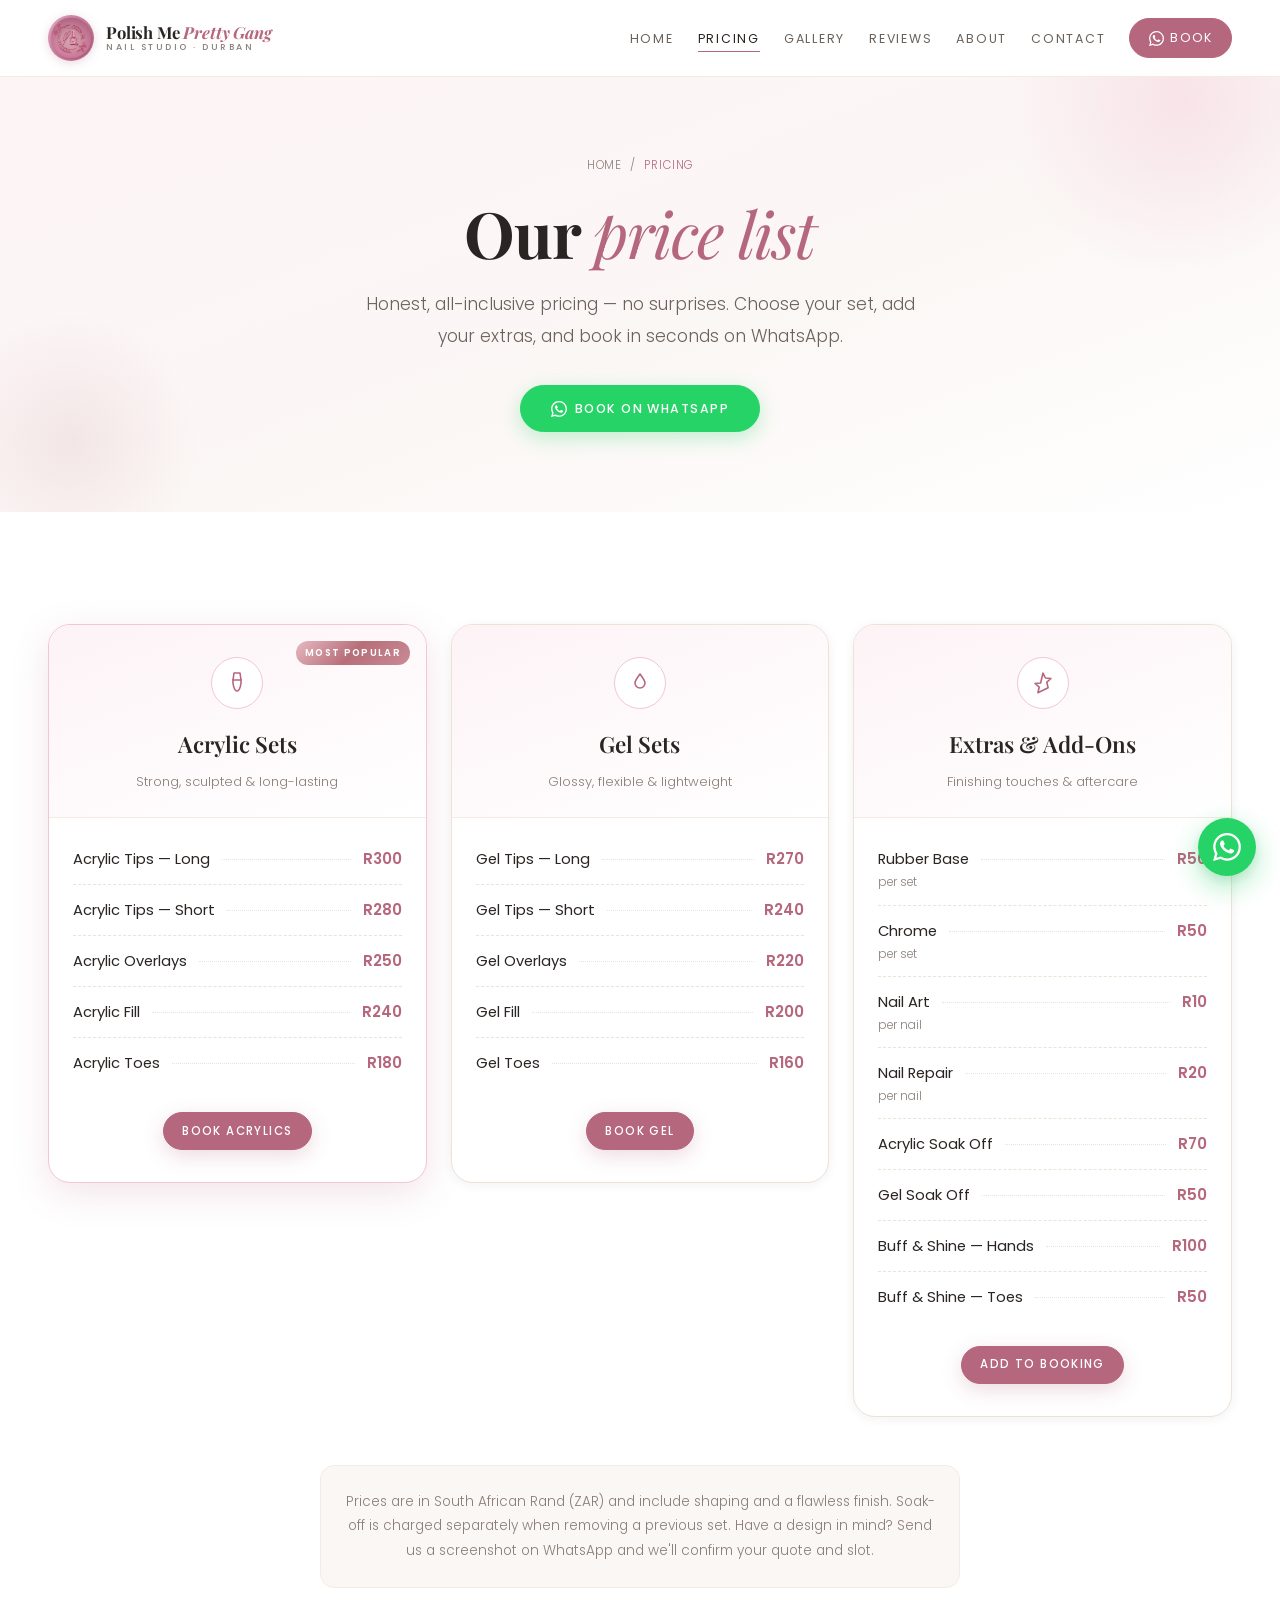
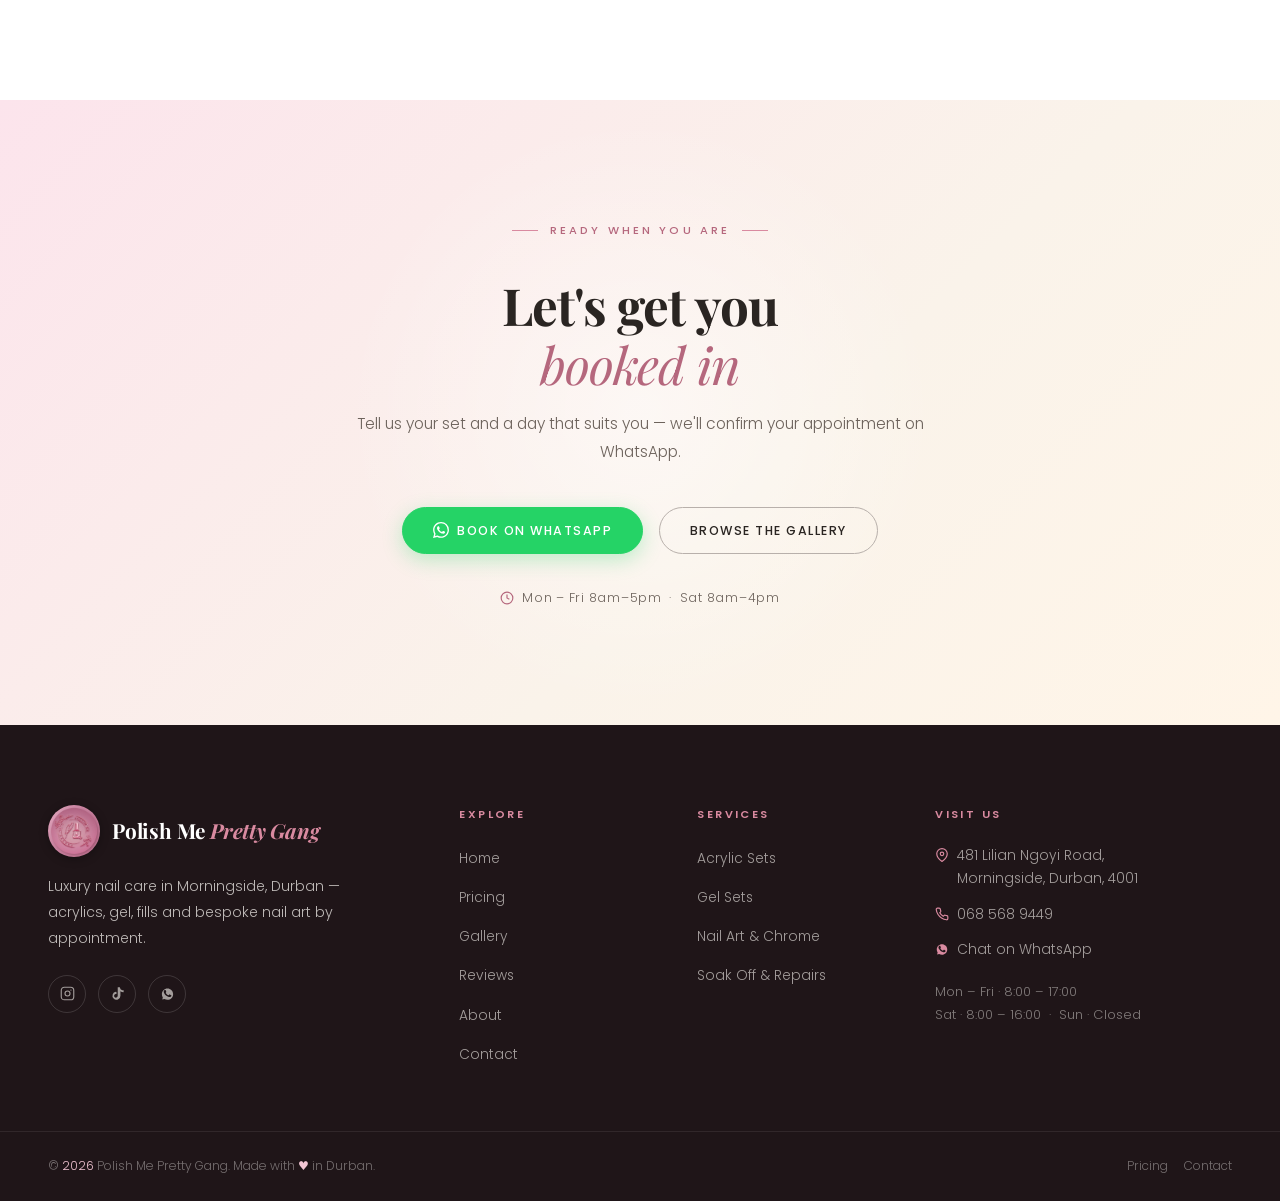
<file: pricing.html>
<!DOCTYPE html>
<html lang="en">
<head>
  <meta charset="UTF-8" />
  <meta name="viewport" content="width=device-width, initial-scale=1.0" />

  <title>Nail Prices in Durban | Acrylic, Gel &amp; Nail Art — Polish Me Pretty Gang</title>
  <meta name="description" content="Full price list for Polish Me Pretty Gang nail studio in Morningside, Durban. Acrylic tips from R280, gel sets from R160, fills, soak-offs, chrome &amp; nail art. Book on WhatsApp." />
  <link rel="canonical" href="https://polishmeprettygang.co.za/pricing.html" />
  <meta name="robots" content="index, follow" />
  <meta name="theme-color" content="#b5677d" />

  <meta property="og:type" content="website" />
  <meta property="og:site_name" content="Polish Me Pretty Gang" />
  <meta property="og:title" content="Nail Prices in Durban | Polish Me Pretty Gang" />
  <meta property="og:description" content="Acrylic tips from R280, gel sets from R160, fills, soak-offs, chrome &amp; nail art. See the full menu and book on WhatsApp." />
  <meta property="og:url" content="https://polishmeprettygang.co.za/pricing.html" />
  <meta property="og:image" content="https://polishmeprettygang.co.za/assets/logo.jpg" />
  <meta property="og:image:alt" content="Polish Me Pretty Gang nail studio logo" />
  <meta property="og:locale" content="en_ZA" />

  <meta name="twitter:card" content="summary_large_image" />
  <meta name="twitter:title" content="Nail Prices in Durban | Polish Me Pretty Gang" />
  <meta name="twitter:description" content="Acrylic, gel, fills, soak-offs, chrome &amp; nail art. See the full price list and book on WhatsApp." />
  <meta name="twitter:image" content="https://polishmeprettygang.co.za/assets/logo.jpg" />

  <link rel="icon" type="image/jpeg" href="assets/logo.jpg" />
  <link rel="apple-touch-icon" href="assets/logo.jpg" />
  <link rel="manifest" href="site.webmanifest" />

  <link rel="preconnect" href="https://fonts.googleapis.com" />
  <link rel="preconnect" href="https://fonts.gstatic.com" crossorigin />
  <link href="https://fonts.googleapis.com/css2?family=Playfair+Display:ital,wght@0,400;0,600;0,700;1,400;1,600&family=Poppins:wght@300;400;500;600&display=swap" rel="stylesheet" />
  <link rel="stylesheet" href="styles.css" />

  <script type="application/ld+json">
  {
    "@context": "https://schema.org",
    "@type": "BreadcrumbList",
    "itemListElement": [
      { "@type": "ListItem", "position": 1, "name": "Home", "item": "https://polishmeprettygang.co.za/" },
      { "@type": "ListItem", "position": 2, "name": "Pricing", "item": "https://polishmeprettygang.co.za/pricing.html" }
    ]
  }
  </script>
  <script type="application/ld+json">
  {
    "@context": "https://schema.org",
    "@type": "OfferCatalog",
    "name": "Polish Me Pretty Gang — Nail Services",
    "url": "https://polishmeprettygang.co.za/pricing.html",
    "itemListElement": [
      { "@type": "Offer", "name": "Acrylic Tips Long",  "price": "300", "priceCurrency": "ZAR" },
      { "@type": "Offer", "name": "Acrylic Tips Short", "price": "280", "priceCurrency": "ZAR" },
      { "@type": "Offer", "name": "Acrylic Overlays",   "price": "250", "priceCurrency": "ZAR" },
      { "@type": "Offer", "name": "Acrylic Fill",       "price": "240", "priceCurrency": "ZAR" },
      { "@type": "Offer", "name": "Acrylic Toes",       "price": "180", "priceCurrency": "ZAR" },
      { "@type": "Offer", "name": "Gel Tips Long",      "price": "270", "priceCurrency": "ZAR" },
      { "@type": "Offer", "name": "Gel Tips Short",     "price": "240", "priceCurrency": "ZAR" },
      { "@type": "Offer", "name": "Gel Overlays",       "price": "220", "priceCurrency": "ZAR" },
      { "@type": "Offer", "name": "Gel Fill",           "price": "200", "priceCurrency": "ZAR" },
      { "@type": "Offer", "name": "Gel Toes",           "price": "160", "priceCurrency": "ZAR" }
    ]
  }
  </script>
</head>
<body>

  <a href="#main" class="skip-link">Skip to content</a>

  <!-- ===================== NAVBAR ===================== -->
  <header class="navbar" id="navbar">
    <div class="navbar__wrap">
      <a href="index.html" class="navbar__logo" aria-label="Polish Me Pretty Gang — home">
        <img src="assets/logo.jpg" alt="" class="navbar__logo-img" width="46" height="46" />
        <span class="navbar__logo-text">
          <span class="navbar__logo-name">Polish Me <em>Pretty Gang</em></span>
          <span class="navbar__logo-tag">Nail Studio · Durban</span>
        </span>
      </a>
      <button class="navbar__toggle" id="navToggle" type="button" aria-label="Toggle navigation" aria-expanded="false" aria-controls="navMenu">
        <span></span><span></span><span></span>
      </button>
      <nav class="navbar__nav" id="navMenu" aria-label="Main navigation">
        <ul class="navbar__list">
          <li><a href="index.html"   class="nav-link">Home</a></li>
          <li><a href="pricing.html" class="nav-link is-page-active" aria-current="page">Pricing</a></li>
          <li><a href="gallery.html" class="nav-link">Gallery</a></li>
          <li><a href="reviews.html" class="nav-link">Reviews</a></li>
          <li><a href="about.html"   class="nav-link">About</a></li>
          <li><a href="contact.html" class="nav-link">Contact</a></li>
          <li>
            <a href="https://wa.me/27685689449?text=Hi%20Polish%20Me%20Pretty%20Gang%21%20I%27d%20like%20to%20book%20an%20appointment." class="nav-link nav-link--cta" target="_blank" rel="noopener noreferrer">
              <svg viewBox="0 0 24 24" fill="currentColor" aria-hidden="true"><path d="M17.472 14.382c-.297-.149-1.758-.867-2.03-.967-.273-.099-.471-.148-.67.15-.197.297-.767.966-.94 1.164-.173.198-.347.223-.644.075-.297-.15-1.255-.463-2.39-1.475-.883-.788-1.48-1.761-1.653-2.059-.173-.297-.018-.458.13-.606.134-.133.298-.347.446-.52.149-.174.198-.298.298-.497.099-.198.05-.371-.025-.52-.075-.149-.669-1.612-.916-2.207-.242-.579-.487-.5-.669-.51-.173-.008-.371-.01-.57-.01-.198 0-.52.074-.792.372-.272.297-1.04 1.016-1.04 2.479 0 1.462 1.065 2.875 1.213 3.074.149.198 2.096 3.2 5.077 4.487.709.306 1.262.489 1.694.625.712.227 1.36.195 1.871.118.571-.085 1.758-.719 2.006-1.413.248-.694.248-1.289.173-1.413-.074-.124-.272-.198-.57-.347m-5.421 7.403h-.004a9.87 9.87 0 01-5.031-1.378l-.361-.214-3.741.982.998-3.648-.235-.374a9.86 9.86 0 01-1.51-5.26c.001-5.45 4.436-9.884 9.888-9.884 2.64 0 5.122 1.03 6.988 2.898a9.825 9.825 0 012.893 6.994c-.003 5.45-4.437 9.884-9.885 9.884m8.413-18.297A11.815 11.815 0 0012.05 0C5.495 0 .16 5.335.157 11.892c0 2.096.547 4.142 1.588 5.945L.057 24l6.305-1.654a11.882 11.882 0 005.683 1.448h.005c6.554 0 11.89-5.335 11.893-11.893a11.821 11.821 0 00-3.48-8.413"/></svg>
              Book
            </a>
          </li>
        </ul>
      </nav>
    </div>
  </header>

  <main id="main">

    <!-- ===================== PAGE HERO ===================== -->
    <section class="page-hero">
      <div class="container">
        <div class="page-hero__inner">
          <nav class="breadcrumb" aria-label="Breadcrumb">
            <a href="index.html">Home</a> &nbsp;/&nbsp; <span aria-current="page">Pricing</span>
          </nav>
          <h1 class="page-hero__title">Our <em>price list</em></h1>
          <p class="page-hero__sub">
            Honest, all-inclusive pricing — no surprises. Choose your set, add your extras,
            and book in seconds on WhatsApp.
          </p>
          <div class="page-hero__actions">
            <a href="https://wa.me/27685689449?text=Hi%20Polish%20Me%20Pretty%20Gang%21%20I%27d%20like%20to%20book%20an%20appointment." class="btn btn--whatsapp" target="_blank" rel="noopener noreferrer">
              <svg viewBox="0 0 24 24" fill="currentColor" aria-hidden="true"><path d="M17.472 14.382c-.297-.149-1.758-.867-2.03-.967-.273-.099-.471-.148-.67.15-.197.297-.767.966-.94 1.164-.173.198-.347.223-.644.075-.297-.15-1.255-.463-2.39-1.475-.883-.788-1.48-1.761-1.653-2.059-.173-.297-.018-.458.13-.606.134-.133.298-.347.446-.52.149-.174.198-.298.298-.497.099-.198.05-.371-.025-.52-.075-.149-.669-1.612-.916-2.207-.242-.579-.487-.5-.669-.51-.173-.008-.371-.01-.57-.01-.198 0-.52.074-.792.372-.272.297-1.04 1.016-1.04 2.479 0 1.462 1.065 2.875 1.213 3.074.149.198 2.096 3.2 5.077 4.487.709.306 1.262.489 1.694.625.712.227 1.36.195 1.871.118.571-.085 1.758-.719 2.006-1.413.248-.694.248-1.289.173-1.413-.074-.124-.272-.198-.57-.347m-5.421 7.403h-.004a9.87 9.87 0 01-5.031-1.378l-.361-.214-3.741.982.998-3.648-.235-.374a9.86 9.86 0 01-1.51-5.26c.001-5.45 4.436-9.884 9.888-9.884 2.64 0 5.122 1.03 6.988 2.898a9.825 9.825 0 012.893 6.994c-.003 5.45-4.437 9.884-9.885 9.884m8.413-18.297A11.815 11.815 0 0012.05 0C5.495 0 .16 5.335.157 11.892c0 2.096.547 4.142 1.588 5.945L.057 24l6.305-1.654a11.882 11.882 0 005.683 1.448h.005c6.554 0 11.89-5.335 11.893-11.893a11.821 11.821 0 00-3.48-8.413"/></svg>
              Book on WhatsApp
            </a>
          </div>
        </div>
      </div>
    </section>

    <!-- ===================== PRICING ===================== -->
    <section class="section pricing">
      <div class="container">
        <div class="pricing__grid">

          <!-- ACRYLIC -->
          <article class="price-card price-card--feature reveal" id="acrylic">
            <div class="price-card__head">
              <span class="price-card__badge">Most Popular</span>
              <span class="price-card__icon">
                <svg viewBox="0 0 24 24" fill="none" stroke="currentColor" stroke-width="1.6" stroke-linecap="round" stroke-linejoin="round" aria-hidden="true"><path d="M9 2h6l1 7c.5 3-1 11-4 11s-4.5-8-4-11l1-7z"/><path d="M8 9h8"/></svg>
              </span>
              <h2 class="price-card__title">Acrylic Sets</h2>
              <p class="price-card__sub">Strong, sculpted &amp; long-lasting</p>
            </div>
            <div class="price-list">
              <div class="price-row"><span class="price-row__name">Acrylic Tips — Long</span><span class="price-row__dots" aria-hidden="true"></span><span class="price-row__price">R300</span></div>
              <div class="price-row"><span class="price-row__name">Acrylic Tips — Short</span><span class="price-row__dots" aria-hidden="true"></span><span class="price-row__price">R280</span></div>
              <div class="price-row"><span class="price-row__name">Acrylic Overlays</span><span class="price-row__dots" aria-hidden="true"></span><span class="price-row__price">R250</span></div>
              <div class="price-row"><span class="price-row__name">Acrylic Fill</span><span class="price-row__dots" aria-hidden="true"></span><span class="price-row__price">R240</span></div>
              <div class="price-row"><span class="price-row__name">Acrylic Toes</span><span class="price-row__dots" aria-hidden="true"></span><span class="price-row__price">R180</span></div>
            </div>
            <div class="price-card__foot">
              <a href="https://wa.me/27685689449?text=Hi%20Polish%20Me%20Pretty%20Gang%21%20I%27d%20like%20to%20book%20an%20acrylic%20set." class="btn btn--primary btn--sm" target="_blank" rel="noopener noreferrer">Book Acrylics</a>
            </div>
          </article>

          <!-- GEL -->
          <article class="price-card reveal" id="gel">
            <div class="price-card__head">
              <span class="price-card__icon">
                <svg viewBox="0 0 24 24" fill="none" stroke="currentColor" stroke-width="1.6" stroke-linecap="round" stroke-linejoin="round" aria-hidden="true"><path d="M12 3c3 4 5 6.5 5 9a5 5 0 01-10 0c0-2.5 2-5 5-9z"/></svg>
              </span>
              <h2 class="price-card__title">Gel Sets</h2>
              <p class="price-card__sub">Glossy, flexible &amp; lightweight</p>
            </div>
            <div class="price-list">
              <div class="price-row"><span class="price-row__name">Gel Tips — Long</span><span class="price-row__dots" aria-hidden="true"></span><span class="price-row__price">R270</span></div>
              <div class="price-row"><span class="price-row__name">Gel Tips — Short</span><span class="price-row__dots" aria-hidden="true"></span><span class="price-row__price">R240</span></div>
              <div class="price-row"><span class="price-row__name">Gel Overlays</span><span class="price-row__dots" aria-hidden="true"></span><span class="price-row__price">R220</span></div>
              <div class="price-row"><span class="price-row__name">Gel Fill</span><span class="price-row__dots" aria-hidden="true"></span><span class="price-row__price">R200</span></div>
              <div class="price-row"><span class="price-row__name">Gel Toes</span><span class="price-row__dots" aria-hidden="true"></span><span class="price-row__price">R160</span></div>
            </div>
            <div class="price-card__foot">
              <a href="https://wa.me/27685689449?text=Hi%20Polish%20Me%20Pretty%20Gang%21%20I%27d%20like%20to%20book%20a%20gel%20set." class="btn btn--primary btn--sm" target="_blank" rel="noopener noreferrer">Book Gel</a>
            </div>
          </article>

          <!-- EXTRAS -->
          <article class="price-card reveal" id="extras">
            <div class="price-card__head">
              <span class="price-card__icon">
                <svg viewBox="0 0 24 24" fill="none" stroke="currentColor" stroke-width="1.6" stroke-linecap="round" stroke-linejoin="round" aria-hidden="true"><path d="M12 2l2.4 5 5.6.5-4.2 3.7 1.3 5.5L12 19.3 6.9 21.7l1.3-5.5L4 12.5l5.6-.5L12 2z"/></svg>
              </span>
              <h2 class="price-card__title">Extras &amp; Add-Ons</h2>
              <p class="price-card__sub">Finishing touches &amp; aftercare</p>
            </div>
            <div class="price-list">
              <div class="price-row"><span class="price-row__name">Rubber Base <span class="price-row__sub">per set</span></span><span class="price-row__dots" aria-hidden="true"></span><span class="price-row__price">R50</span></div>
              <div class="price-row"><span class="price-row__name">Chrome <span class="price-row__sub">per set</span></span><span class="price-row__dots" aria-hidden="true"></span><span class="price-row__price">R50</span></div>
              <div class="price-row"><span class="price-row__name">Nail Art <span class="price-row__sub">per nail</span></span><span class="price-row__dots" aria-hidden="true"></span><span class="price-row__price">R10</span></div>
              <div class="price-row"><span class="price-row__name">Nail Repair <span class="price-row__sub">per nail</span></span><span class="price-row__dots" aria-hidden="true"></span><span class="price-row__price">R20</span></div>
              <div class="price-row"><span class="price-row__name">Acrylic Soak Off</span><span class="price-row__dots" aria-hidden="true"></span><span class="price-row__price">R70</span></div>
              <div class="price-row"><span class="price-row__name">Gel Soak Off</span><span class="price-row__dots" aria-hidden="true"></span><span class="price-row__price">R50</span></div>
              <div class="price-row"><span class="price-row__name">Buff &amp; Shine — Hands</span><span class="price-row__dots" aria-hidden="true"></span><span class="price-row__price">R100</span></div>
              <div class="price-row"><span class="price-row__name">Buff &amp; Shine — Toes</span><span class="price-row__dots" aria-hidden="true"></span><span class="price-row__price">R50</span></div>
            </div>
            <div class="price-card__foot">
              <a href="https://wa.me/27685689449?text=Hi%20Polish%20Me%20Pretty%20Gang%21%20I%27d%20like%20to%20book%20an%20appointment%20with%20some%20add-ons." class="btn btn--primary btn--sm" target="_blank" rel="noopener noreferrer">Add to Booking</a>
            </div>
          </article>

        </div>

        <p class="pricing__note">
          Prices are in South African Rand (ZAR) and include shaping and a flawless finish.
          Soak-off is charged separately when removing a previous set.
          Have a design in mind? Send us a screenshot on WhatsApp and we'll confirm your quote and slot.
        </p>
      </div>
    </section>

    <!-- ===================== CTA ===================== -->
    <section class="section cta-section" id="book">
      <div class="container">
        <div class="cta-section__inner reveal">
          <p class="section__eyebrow">Ready When You Are</p>
          <h2 class="cta-section__title">Let's get you<br /><em>booked in</em></h2>
          <p class="cta-section__sub">
            Tell us your set and a day that suits you — we'll confirm your appointment on WhatsApp.
          </p>
          <div class="cta-section__actions">
            <a href="https://wa.me/27685689449?text=Hi%20Polish%20Me%20Pretty%20Gang%21%20I%27d%20like%20to%20book%20an%20appointment." class="btn btn--whatsapp" target="_blank" rel="noopener noreferrer">
              <svg viewBox="0 0 24 24" fill="currentColor" aria-hidden="true"><path d="M17.472 14.382c-.297-.149-1.758-.867-2.03-.967-.273-.099-.471-.148-.67.15-.197.297-.767.966-.94 1.164-.173.198-.347.223-.644.075-.297-.15-1.255-.463-2.39-1.475-.883-.788-1.48-1.761-1.653-2.059-.173-.297-.018-.458.13-.606.134-.133.298-.347.446-.52.149-.174.198-.298.298-.497.099-.198.05-.371-.025-.52-.075-.149-.669-1.612-.916-2.207-.242-.579-.487-.5-.669-.51-.173-.008-.371-.01-.57-.01-.198 0-.52.074-.792.372-.272.297-1.04 1.016-1.04 2.479 0 1.462 1.065 2.875 1.213 3.074.149.198 2.096 3.2 5.077 4.487.709.306 1.262.489 1.694.625.712.227 1.36.195 1.871.118.571-.085 1.758-.719 2.006-1.413.248-.694.248-1.289.173-1.413-.074-.124-.272-.198-.57-.347m-5.421 7.403h-.004a9.87 9.87 0 01-5.031-1.378l-.361-.214-3.741.982.998-3.648-.235-.374a9.86 9.86 0 01-1.51-5.26c.001-5.45 4.436-9.884 9.888-9.884 2.64 0 5.122 1.03 6.988 2.898a9.825 9.825 0 012.893 6.994c-.003 5.45-4.437 9.884-9.885 9.884m8.413-18.297A11.815 11.815 0 0012.05 0C5.495 0 .16 5.335.157 11.892c0 2.096.547 4.142 1.588 5.945L.057 24l6.305-1.654a11.882 11.882 0 005.683 1.448h.005c6.554 0 11.89-5.335 11.893-11.893a11.821 11.821 0 00-3.48-8.413"/></svg>
              Book on WhatsApp
            </a>
            <a href="gallery.html" class="btn btn--outline">Browse the Gallery</a>
          </div>
          <p class="cta-section__hours">
            <svg viewBox="0 0 24 24" fill="none" stroke="currentColor" stroke-width="2" width="14" height="14" aria-hidden="true"><circle cx="12" cy="12" r="10"/><polyline points="12 6 12 12 16 14"/></svg>
            Mon – Fri 8am–5pm &nbsp;·&nbsp; Sat 8am–4pm
          </p>
        </div>
      </div>
    </section>

  </main>

  <!-- ===================== FOOTER ===================== -->
  <footer class="footer">
    <div class="footer__top">
      <div class="container footer__grid">
        <div class="footer__brand">
          <div class="footer__brand-row">
            <img src="assets/logo.jpg" alt="" class="footer__logo-img" width="52" height="52" loading="lazy" />
            <p class="footer__logo">Polish Me <span>Pretty Gang</span></p>
          </div>
          <p class="footer__tagline">Luxury nail care in Morningside, Durban — acrylics, gel, fills and bespoke nail art by appointment.</p>
          <div class="footer__social">
            <a href="https://www.instagram.com/polishmeprettygang_durban/" target="_blank" rel="noopener noreferrer" class="footer__social-link" aria-label="Instagram">
              <svg viewBox="0 0 24 24" fill="none" stroke="currentColor" stroke-width="1.8" aria-hidden="true"><rect x="2" y="2" width="20" height="20" rx="5"/><circle cx="12" cy="12" r="4"/><circle cx="17.5" cy="6.5" r="1" fill="currentColor" stroke="none"/></svg>
            </a>
            <a href="https://www.tiktok.com/@polish.me.pretty.gang26" target="_blank" rel="noopener noreferrer" class="footer__social-link" aria-label="TikTok">
              <svg viewBox="0 0 24 24" fill="currentColor" aria-hidden="true"><path d="M19.59 6.69a4.83 4.83 0 01-3.77-4.25V2h-3.45v13.67a2.89 2.89 0 01-5.2 1.74 2.89 2.89 0 012.31-4.64 2.93 2.93 0 01.88.13V9.4a6.84 6.84 0 00-1-.05A6.33 6.33 0 005.8 20.1a6.34 6.34 0 0010.86-4.43V8.42a8.16 8.16 0 005.16 1.71V6.7a4.85 4.85 0 01-2.23-.01z"/></svg>
            </a>
            <a href="https://wa.me/27685689449" target="_blank" rel="noopener noreferrer" class="footer__social-link" aria-label="WhatsApp">
              <svg viewBox="0 0 24 24" fill="currentColor" aria-hidden="true"><path d="M17.5 14.4c-.3-.1-1.7-.9-2-1s-.5-.1-.7.1c-.2.3-.7 1-.9 1.2s-.4.2-.6.1-1.3-.5-2.4-1.5c-.9-.8-1.5-1.8-1.7-2.1s0-.5.1-.6.3-.3.4-.5c.1-.2.2-.3.3-.5s.1-.4 0-.5-.7-1.6-.9-2.2c-.3-.6-.5-.5-.7-.5h-.6c-.2 0-.5.1-.8.4s-1 1-1 2.5 1.1 2.9 1.2 3.1c.1.2 2.1 3.2 5.1 4.5.7.3 1.3.5 1.7.6.7.2 1.4.2 1.9.1.6-.1 1.7-.7 2-1.4.2-.7.2-1.3.2-1.4-.2-.2-.4-.3-.6-.4M12 22h-.1c-1.7 0-3.3-.4-4.8-1.3l-3.5.9.9-3.4C3.5 16.6 3 14.9 3 13c0-5 4-9 9-9 2.4 0 4.7 1 6.4 2.6S21 10.6 21 13c0 5-4 9-9 9z"/></svg>
            </a>
          </div>
        </div>
        <div class="footer__col">
          <h2 class="footer__col-title">Explore</h2>
          <ul class="footer__links">
            <li><a href="index.html"   class="footer__link">Home</a></li>
            <li><a href="pricing.html" class="footer__link">Pricing</a></li>
            <li><a href="gallery.html" class="footer__link">Gallery</a></li>
            <li><a href="reviews.html" class="footer__link">Reviews</a></li>
            <li><a href="about.html"   class="footer__link">About</a></li>
            <li><a href="contact.html" class="footer__link">Contact</a></li>
          </ul>
        </div>
        <div class="footer__col">
          <h2 class="footer__col-title">Services</h2>
          <ul class="footer__links">
            <li><a href="pricing.html#acrylic" class="footer__link">Acrylic Sets</a></li>
            <li><a href="pricing.html#gel"     class="footer__link">Gel Sets</a></li>
            <li><a href="pricing.html#extras"  class="footer__link">Nail Art &amp; Chrome</a></li>
            <li><a href="pricing.html#extras"  class="footer__link">Soak Off &amp; Repairs</a></li>
          </ul>
        </div>
        <div class="footer__col">
          <h2 class="footer__col-title">Visit Us</h2>
          <address class="footer__address">
            <p class="footer__contact-line">
              <svg viewBox="0 0 24 24" fill="none" stroke="currentColor" stroke-width="2" aria-hidden="true"><path d="M21 10c0 7-9 13-9 13s-9-6-9-13a9 9 0 0118 0z"/><circle cx="12" cy="10" r="3"/></svg>
              481 Lilian Ngoyi Road,<br />Morningside, Durban, 4001
            </p>
            <p class="footer__contact-line">
              <svg viewBox="0 0 24 24" fill="none" stroke="currentColor" stroke-width="2" aria-hidden="true"><path d="M22 16.92v3a2 2 0 01-2.18 2 19.79 19.79 0 01-8.63-3.07 19.5 19.5 0 01-6-6 19.79 19.79 0 01-3.07-8.67A2 2 0 014.11 2h3a2 2 0 012 1.72 12.84 12.84 0 00.7 2.81 2 2 0 01-.45 2.11L8.09 9.91a16 16 0 006 6l1.27-1.27a2 2 0 012.11-.45 12.84 12.84 0 002.81.7A2 2 0 0122 16.92z"/></svg>
              <a href="tel:+27685689449" class="footer__link">068 568 9449</a>
            </p>
            <p class="footer__contact-line">
              <svg viewBox="0 0 24 24" fill="currentColor" aria-hidden="true"><path d="M17.5 14.4c-.3-.1-1.7-.9-2-1s-.5-.1-.7.1c-.2.3-.7 1-.9 1.2s-.4.2-.6.1-1.3-.5-2.4-1.5c-.9-.8-1.5-1.8-1.7-2.1s0-.5.1-.6.3-.3.4-.5c.1-.2.2-.3.3-.5s.1-.4 0-.5-.7-1.6-.9-2.2c-.3-.6-.5-.5-.7-.5h-.6c-.2 0-.5.1-.8.4s-1 1-1 2.5 1.1 2.9 1.2 3.1c.1.2 2.1 3.2 5.1 4.5.7.3 1.3.5 1.7.6.7.2 1.4.2 1.9.1.6-.1 1.7-.7 2-1.4.2-.7.2-1.3.2-1.4-.2-.2-.4-.3-.6-.4M12 22h-.1c-1.7 0-3.3-.4-4.8-1.3l-3.5.9.9-3.4C3.5 16.6 3 14.9 3 13c0-5 4-9 9-9 2.4 0 4.7 1 6.4 2.6S21 10.6 21 13c0 5-4 9-9 9z"/></svg>
              <a href="https://wa.me/27685689449" target="_blank" rel="noopener noreferrer" class="footer__link">Chat on WhatsApp</a>
            </p>
            <p class="footer__hours">Mon – Fri · 8:00 – 17:00<br />Sat · 8:00 – 16:00 &nbsp;·&nbsp; Sun · Closed</p>
          </address>
        </div>
      </div>
    </div>
    <div class="footer__bottom">
      <div class="container footer__bottom-inner">
        <p class="footer__copy">&copy; <span id="footerYear">2026</span> Polish Me Pretty Gang. Made with <span>♥</span> in Durban.</p>
        <p class="footer__legal"><a href="pricing.html">Pricing</a><a href="contact.html">Contact</a></p>
      </div>
    </div>
  </footer>

  <a href="https://wa.me/27685689449?text=Hi%20Polish%20Me%20Pretty%20Gang%21%20I%27d%20like%20to%20book%20an%20appointment." class="whatsapp-float" target="_blank" rel="noopener noreferrer" aria-label="Chat with us on WhatsApp">
    <svg viewBox="0 0 24 24" fill="currentColor" aria-hidden="true"><path d="M17.472 14.382c-.297-.149-1.758-.867-2.03-.967-.273-.099-.471-.148-.67.15-.197.297-.767.966-.94 1.164-.173.198-.347.223-.644.075-.297-.15-1.255-.463-2.39-1.475-.883-.788-1.48-1.761-1.653-2.059-.173-.297-.018-.458.13-.606.134-.133.298-.347.446-.52.149-.174.198-.298.298-.497.099-.198.05-.371-.025-.52-.075-.149-.669-1.612-.916-2.207-.242-.579-.487-.5-.669-.51-.173-.008-.371-.01-.57-.01-.198 0-.52.074-.792.372-.272.297-1.04 1.016-1.04 2.479 0 1.462 1.065 2.875 1.213 3.074.149.198 2.096 3.2 5.077 4.487.709.306 1.262.489 1.694.625.712.227 1.36.195 1.871.118.571-.085 1.758-.719 2.006-1.413.248-.694.248-1.289.173-1.413-.074-.124-.272-.198-.57-.347m-5.421 7.403h-.004a9.87 9.87 0 01-5.031-1.378l-.361-.214-3.741.982.998-3.648-.235-.374a9.86 9.86 0 01-1.51-5.26c.001-5.45 4.436-9.884 9.888-9.884 2.64 0 5.122 1.03 6.988 2.898a9.825 9.825 0 012.893 6.994c-.003 5.45-4.437 9.884-9.885 9.884m8.413-18.297A11.815 11.815 0 0012.05 0C5.495 0 .16 5.335.157 11.892c0 2.096.547 4.142 1.588 5.945L.057 24l6.305-1.654a11.882 11.882 0 005.683 1.448h.005c6.554 0 11.89-5.335 11.893-11.893a11.821 11.821 0 00-3.48-8.413"/></svg>
    <span class="whatsapp-float__tooltip">Book on WhatsApp</span>
  </a>

  <script src="script.js"></script>
</body>
</html>
</file>
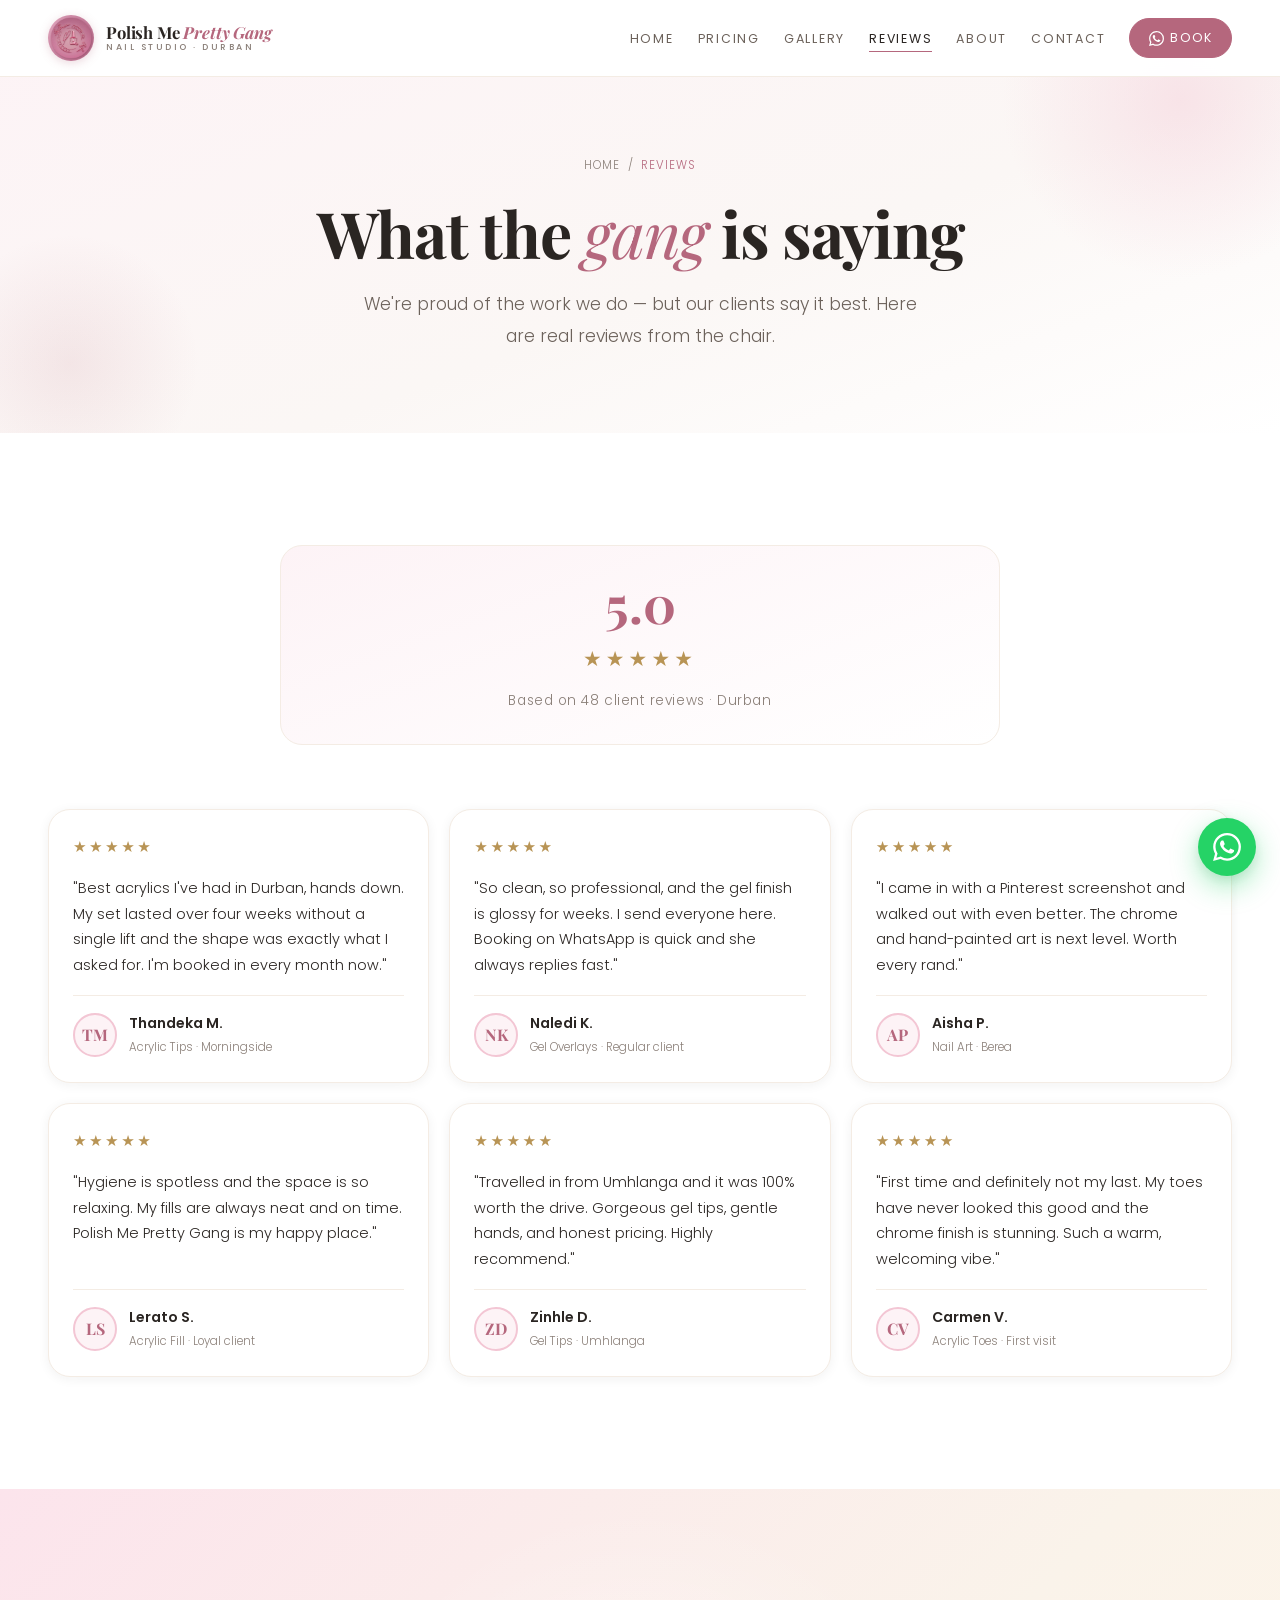
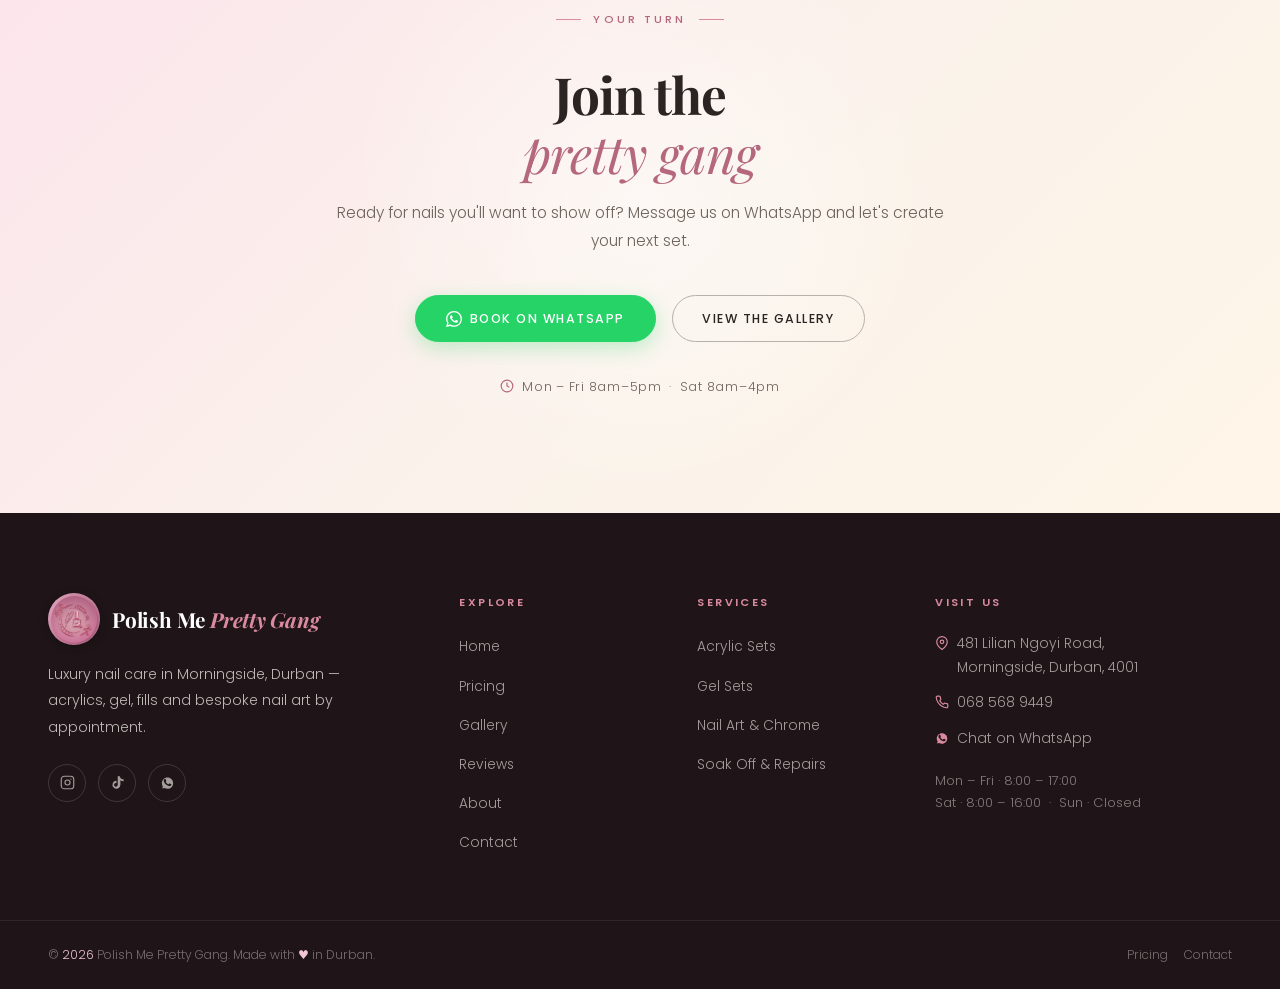
<file: reviews.html>
<!DOCTYPE html>
<html lang="en">
<head>
  <meta charset="UTF-8" />
  <meta name="viewport" content="width=device-width, initial-scale=1.0" />

  <title>Reviews &amp; Testimonials | Polish Me Pretty Gang — Durban Nails</title>
  <meta name="description" content="See what clients say about Polish Me Pretty Gang nail studio in Durban. Real 5-star reviews and ratings. Book your set on WhatsApp." />
  <link rel="canonical" href="https://polishmeprettygang.co.za/reviews.html" />
  <meta name="robots" content="index, follow" />
  <meta name="theme-color" content="#b5677d" />

  <meta property="og:type" content="website" />
  <meta property="og:site_name" content="Polish Me Pretty Gang" />
  <meta property="og:title" content="Reviews &amp; Testimonials | Polish Me Pretty Gang" />
  <meta property="og:description" content="Real 5-star reviews from our Durban nail studio." />
  <meta property="og:url" content="https://polishmeprettygang.co.za/reviews.html" />
  <meta property="og:image" content="https://polishmeprettygang.co.za/assets/logo.jpg" />
  <meta property="og:image:alt" content="Polish Me Pretty Gang nail studio logo" />
  <meta property="og:locale" content="en_ZA" />

  <meta name="twitter:card" content="summary_large_image" />
  <meta name="twitter:title" content="Reviews &amp; Testimonials | Polish Me Pretty Gang" />
  <meta name="twitter:description" content="Real 5-star reviews from our Durban nail studio." />
  <meta name="twitter:image" content="https://polishmeprettygang.co.za/assets/logo.jpg" />

  <link rel="icon" type="image/jpeg" href="assets/logo.jpg" />
  <link rel="apple-touch-icon" href="assets/logo.jpg" />
  <link rel="manifest" href="site.webmanifest" />

  <link rel="preconnect" href="https://fonts.googleapis.com" />
  <link rel="preconnect" href="https://fonts.gstatic.com" crossorigin />
  <link rel="preconnect" href="https://images.unsplash.com" crossorigin />
  <link href="https://fonts.googleapis.com/css2?family=Playfair+Display:ital,wght@0,400;0,600;0,700;1,400;1,600&family=Poppins:wght@300;400;500;600&display=swap" rel="stylesheet" />
  <link rel="stylesheet" href="styles.css" />

  <script type="application/ld+json">
  {
    "@context": "https://schema.org",
    "@type": "BreadcrumbList",
    "itemListElement": [
      { "@type": "ListItem", "position": 1, "name": "Home", "item": "https://polishmeprettygang.co.za/" },
      { "@type": "ListItem", "position": 2, "name": "Reviews", "item": "https://polishmeprettygang.co.za/reviews.html" }
    ]
  }
  </script>
  <script type="application/ld+json">
  {
    "@context": "https://schema.org",
    "@type": "NailSalon",
    "name": "Polish Me Pretty Gang",
    "image": "https://polishmeprettygang.co.za/assets/logo.jpg",
    "url": "https://polishmeprettygang.co.za/",
    "telephone": "+27685689449",
    "address": { "@type": "PostalAddress", "streetAddress": "481 Lilian Ngoyi Road, Morningside", "addressLocality": "Durban", "addressRegion": "KwaZulu-Natal", "postalCode": "4001", "addressCountry": "ZA" },
    "aggregateRating": { "@type": "AggregateRating", "ratingValue": "5.0", "reviewCount": "48", "bestRating": "5" },
    "review": [
      { "@type": "Review", "author": { "@type": "Person", "name": "Thandeka M." }, "reviewRating": { "@type": "Rating", "ratingValue": "5", "bestRating": "5" }, "reviewBody": "Best acrylics I've had in Durban, hands down. My set lasted over four weeks without a single lift." },
      { "@type": "Review", "author": { "@type": "Person", "name": "Naledi K." }, "reviewRating": { "@type": "Rating", "ratingValue": "5", "bestRating": "5" }, "reviewBody": "So clean, so professional, and the gel finish is glossy for weeks. Booking on WhatsApp is quick." },
      { "@type": "Review", "author": { "@type": "Person", "name": "Aisha P." }, "reviewRating": { "@type": "Rating", "ratingValue": "5", "bestRating": "5" }, "reviewBody": "I came in with a screenshot and walked out with even better. The chrome and hand-painted art is next level." }
    ]
  }
  </script>
</head>
<body>

  <a href="#main" class="skip-link">Skip to content</a>

  <header class="navbar" id="navbar">
    <div class="navbar__wrap">
      <a href="index.html" class="navbar__logo" aria-label="Polish Me Pretty Gang — home">
        <img src="assets/logo.jpg" alt="" class="navbar__logo-img" width="46" height="46" />
        <span class="navbar__logo-text">
          <span class="navbar__logo-name">Polish Me <em>Pretty Gang</em></span>
          <span class="navbar__logo-tag">Nail Studio · Durban</span>
        </span>
      </a>
      <button class="navbar__toggle" id="navToggle" type="button" aria-label="Toggle navigation" aria-expanded="false" aria-controls="navMenu">
        <span></span><span></span><span></span>
      </button>
      <nav class="navbar__nav" id="navMenu" aria-label="Main navigation">
        <ul class="navbar__list">
          <li><a href="index.html"   class="nav-link">Home</a></li>
          <li><a href="pricing.html" class="nav-link">Pricing</a></li>
          <li><a href="gallery.html" class="nav-link">Gallery</a></li>
          <li><a href="reviews.html" class="nav-link is-page-active" aria-current="page">Reviews</a></li>
          <li><a href="about.html"   class="nav-link">About</a></li>
          <li><a href="contact.html" class="nav-link">Contact</a></li>
          <li>
            <a href="https://wa.me/27685689449?text=Hi%20Polish%20Me%20Pretty%20Gang%21%20I%27d%20like%20to%20book%20an%20appointment." class="nav-link nav-link--cta" target="_blank" rel="noopener noreferrer">
              <svg viewBox="0 0 24 24" fill="currentColor" aria-hidden="true"><path d="M17.472 14.382c-.297-.149-1.758-.867-2.03-.967-.273-.099-.471-.148-.67.15-.197.297-.767.966-.94 1.164-.173.198-.347.223-.644.075-.297-.15-1.255-.463-2.39-1.475-.883-.788-1.48-1.761-1.653-2.059-.173-.297-.018-.458.13-.606.134-.133.298-.347.446-.52.149-.174.198-.298.298-.497.099-.198.05-.371-.025-.52-.075-.149-.669-1.612-.916-2.207-.242-.579-.487-.5-.669-.51-.173-.008-.371-.01-.57-.01-.198 0-.52.074-.792.372-.272.297-1.04 1.016-1.04 2.479 0 1.462 1.065 2.875 1.213 3.074.149.198 2.096 3.2 5.077 4.487.709.306 1.262.489 1.694.625.712.227 1.36.195 1.871.118.571-.085 1.758-.719 2.006-1.413.248-.694.248-1.289.173-1.413-.074-.124-.272-.198-.57-.347m-5.421 7.403h-.004a9.87 9.87 0 01-5.031-1.378l-.361-.214-3.741.982.998-3.648-.235-.374a9.86 9.86 0 01-1.51-5.26c.001-5.45 4.436-9.884 9.888-9.884 2.64 0 5.122 1.03 6.988 2.898a9.825 9.825 0 012.893 6.994c-.003 5.45-4.437 9.884-9.885 9.884m8.413-18.297A11.815 11.815 0 0012.05 0C5.495 0 .16 5.335.157 11.892c0 2.096.547 4.142 1.588 5.945L.057 24l6.305-1.654a11.882 11.882 0 005.683 1.448h.005c6.554 0 11.89-5.335 11.893-11.893a11.821 11.821 0 00-3.48-8.413"/></svg>
              Book
            </a>
          </li>
        </ul>
      </nav>
    </div>
  </header>

  <main id="main">

    <section class="page-hero">
      <div class="container">
        <div class="page-hero__inner">
          <nav class="breadcrumb" aria-label="Breadcrumb">
            <a href="index.html">Home</a> &nbsp;/&nbsp; <span aria-current="page">Reviews</span>
          </nav>
          <h1 class="page-hero__title">What the <em>gang</em> is saying</h1>
          <p class="page-hero__sub">
            We're proud of the work we do — but our clients say it best.
            Here are real reviews from the chair.
          </p>
        </div>
      </div>
    </section>

    <!-- ===================== REVIEWS ===================== -->
    <section class="section reviews">
      <div class="container">

        <div class="reviews__summary reveal">
          <p class="reviews__score">5.0</p>
          <p class="reviews__stars" aria-label="Rated 5 out of 5 stars">★★★★★</p>
          <p class="reviews__count">Based on 48 client reviews · Durban</p>
        </div>

        <div class="reviews__grid">
          <article class="review-card reveal">
            <p class="review-card__stars" aria-label="5 out of 5 stars">★★★★★</p>
            <p class="review-card__text">"Best acrylics I've had in Durban, hands down. My set lasted over four weeks without a single lift and the shape was exactly what I asked for. I'm booked in every month now."</p>
            <div class="review-card__author">
              <span class="review-card__avatar" aria-hidden="true">TM</span>
              <div><p class="review-card__name">Thandeka M.</p><p class="review-card__meta">Acrylic Tips · Morningside</p></div>
            </div>
          </article>

          <article class="review-card reveal">
            <p class="review-card__stars" aria-label="5 out of 5 stars">★★★★★</p>
            <p class="review-card__text">"So clean, so professional, and the gel finish is glossy for weeks. I send everyone here. Booking on WhatsApp is quick and she always replies fast."</p>
            <div class="review-card__author">
              <span class="review-card__avatar" aria-hidden="true">NK</span>
              <div><p class="review-card__name">Naledi K.</p><p class="review-card__meta">Gel Overlays · Regular client</p></div>
            </div>
          </article>

          <article class="review-card reveal">
            <p class="review-card__stars" aria-label="5 out of 5 stars">★★★★★</p>
            <p class="review-card__text">"I came in with a Pinterest screenshot and walked out with even better. The chrome and hand-painted art is next level. Worth every rand."</p>
            <div class="review-card__author">
              <span class="review-card__avatar" aria-hidden="true">AP</span>
              <div><p class="review-card__name">Aisha P.</p><p class="review-card__meta">Nail Art · Berea</p></div>
            </div>
          </article>

          <article class="review-card reveal">
            <p class="review-card__stars" aria-label="5 out of 5 stars">★★★★★</p>
            <p class="review-card__text">"Hygiene is spotless and the space is so relaxing. My fills are always neat and on time. Polish Me Pretty Gang is my happy place."</p>
            <div class="review-card__author">
              <span class="review-card__avatar" aria-hidden="true">LS</span>
              <div><p class="review-card__name">Lerato S.</p><p class="review-card__meta">Acrylic Fill · Loyal client</p></div>
            </div>
          </article>

          <article class="review-card reveal">
            <p class="review-card__stars" aria-label="5 out of 5 stars">★★★★★</p>
            <p class="review-card__text">"Travelled in from Umhlanga and it was 100% worth the drive. Gorgeous gel tips, gentle hands, and honest pricing. Highly recommend."</p>
            <div class="review-card__author">
              <span class="review-card__avatar" aria-hidden="true">ZD</span>
              <div><p class="review-card__name">Zinhle D.</p><p class="review-card__meta">Gel Tips · Umhlanga</p></div>
            </div>
          </article>

          <article class="review-card reveal">
            <p class="review-card__stars" aria-label="5 out of 5 stars">★★★★★</p>
            <p class="review-card__text">"First time and definitely not my last. My toes have never looked this good and the chrome finish is stunning. Such a warm, welcoming vibe."</p>
            <div class="review-card__author">
              <span class="review-card__avatar" aria-hidden="true">CV</span>
              <div><p class="review-card__name">Carmen V.</p><p class="review-card__meta">Acrylic Toes · First visit</p></div>
            </div>
          </article>
        </div>
      </div>
    </section>

    <!-- ===================== BEFORE / AFTER =====================
         HIDDEN FOR LAUNCH: the client has not supplied real before/after
         photos yet. The markup and styles are kept here, with placeholder
         stock images. To bring it back: delete this comment wrapper, swap
         the two <img> src values for the client's own photos, and restore
         the "before &amp; after" wording in the page meta description and hero.
    <section class="section beforeafter" id="transformations">
      <div class="container">
        <div class="section__header reveal">
          <p class="section__eyebrow">Before &amp; After</p>
          <h2 class="section__title">Real <em>transformations</em></h2>
          <p class="section__sub">From bare and bitten to flawless and photo-ready. Swipe through a few of our favourites.</p>
        </div>

        <div class="beforeafter__grid">
          <article class="ba-card reveal">
            <div class="ba-card__images">
              <div class="ba-card__half">
                <img src="https://images.unsplash.com/photo-1632345031435-8727f6897d53?w=480&h=480&fit=crop&q=70" alt="Natural nails before an acrylic set" width="480" height="480" loading="lazy" decoding="async" />
                <span class="ba-card__tag">Before</span>
              </div>
              <div class="ba-card__half">
                <img src="https://images.unsplash.com/photo-1604654894610-df63bc536371?w=480&h=480&fit=crop&q=70" alt="Sculpted acrylic tips after the appointment" width="480" height="480" loading="lazy" decoding="async" />
                <span class="ba-card__tag">After</span>
              </div>
            </div>
            <div class="ba-card__body">
              <h3 class="ba-card__title">Acrylic Tips — Long</h3>
              <p class="ba-card__text">Short, uneven natural nails transformed into a sculpted almond set with a glossy nude finish.</p>
            </div>
          </article>

          <article class="ba-card reveal">
            <div class="ba-card__images">
              <div class="ba-card__half">
                <img src="https://images.unsplash.com/photo-1599206676335-193c82b13c9e?w=480&h=480&fit=crop&q=70" alt="Bare nails before a gel overlay" width="480" height="480" loading="lazy" decoding="async" />
                <span class="ba-card__tag">Before</span>
              </div>
              <div class="ba-card__half">
                <img src="https://images.unsplash.com/photo-1610992015732-2449b0dd2b33?w=480&h=480&fit=crop&q=70" alt="Glossy gel overlay with chrome finish after" width="480" height="480" loading="lazy" decoding="async" />
                <span class="ba-card__tag">After</span>
              </div>
            </div>
            <div class="ba-card__body">
              <h3 class="ba-card__title">Gel Overlay + Chrome</h3>
              <p class="ba-card__text">A strengthening gel overlay finished with a mirror-chrome top coat for a high-shine, modern look.</p>
            </div>
          </article>
        </div>
      </div>
    </section>
    -->

    <!-- ===================== CTA ===================== -->
    <section class="section cta-section" id="book">
      <div class="container">
        <div class="cta-section__inner reveal">
          <p class="section__eyebrow">Your Turn</p>
          <h2 class="cta-section__title">Join the<br /><em>pretty gang</em></h2>
          <p class="cta-section__sub">
            Ready for nails you'll want to show off? Message us on WhatsApp and let's create your next set.
          </p>
          <div class="cta-section__actions">
            <a href="https://wa.me/27685689449?text=Hi%20Polish%20Me%20Pretty%20Gang%21%20I%27d%20like%20to%20book%20an%20appointment." class="btn btn--whatsapp" target="_blank" rel="noopener noreferrer">
              <svg viewBox="0 0 24 24" fill="currentColor" aria-hidden="true"><path d="M17.472 14.382c-.297-.149-1.758-.867-2.03-.967-.273-.099-.471-.148-.67.15-.197.297-.767.966-.94 1.164-.173.198-.347.223-.644.075-.297-.15-1.255-.463-2.39-1.475-.883-.788-1.48-1.761-1.653-2.059-.173-.297-.018-.458.13-.606.134-.133.298-.347.446-.52.149-.174.198-.298.298-.497.099-.198.05-.371-.025-.52-.075-.149-.669-1.612-.916-2.207-.242-.579-.487-.5-.669-.51-.173-.008-.371-.01-.57-.01-.198 0-.52.074-.792.372-.272.297-1.04 1.016-1.04 2.479 0 1.462 1.065 2.875 1.213 3.074.149.198 2.096 3.2 5.077 4.487.709.306 1.262.489 1.694.625.712.227 1.36.195 1.871.118.571-.085 1.758-.719 2.006-1.413.248-.694.248-1.289.173-1.413-.074-.124-.272-.198-.57-.347m-5.421 7.403h-.004a9.87 9.87 0 01-5.031-1.378l-.361-.214-3.741.982.998-3.648-.235-.374a9.86 9.86 0 01-1.51-5.26c.001-5.45 4.436-9.884 9.888-9.884 2.64 0 5.122 1.03 6.988 2.898a9.825 9.825 0 012.893 6.994c-.003 5.45-4.437 9.884-9.885 9.884m8.413-18.297A11.815 11.815 0 0012.05 0C5.495 0 .16 5.335.157 11.892c0 2.096.547 4.142 1.588 5.945L.057 24l6.305-1.654a11.882 11.882 0 005.683 1.448h.005c6.554 0 11.89-5.335 11.893-11.893a11.821 11.821 0 00-3.48-8.413"/></svg>
              Book on WhatsApp
            </a>
            <a href="gallery.html" class="btn btn--outline">View the Gallery</a>
          </div>
          <p class="cta-section__hours">
            <svg viewBox="0 0 24 24" fill="none" stroke="currentColor" stroke-width="2" width="14" height="14" aria-hidden="true"><circle cx="12" cy="12" r="10"/><polyline points="12 6 12 12 16 14"/></svg>
            Mon – Fri 8am–5pm &nbsp;·&nbsp; Sat 8am–4pm
          </p>
        </div>
      </div>
    </section>

  </main>

  <!-- ===================== FOOTER ===================== -->
  <footer class="footer">
    <div class="footer__top">
      <div class="container footer__grid">
        <div class="footer__brand">
          <div class="footer__brand-row">
            <img src="assets/logo.jpg" alt="" class="footer__logo-img" width="52" height="52" loading="lazy" />
            <p class="footer__logo">Polish Me <span>Pretty Gang</span></p>
          </div>
          <p class="footer__tagline">Luxury nail care in Morningside, Durban — acrylics, gel, fills and bespoke nail art by appointment.</p>
          <div class="footer__social">
            <a href="https://www.instagram.com/polishmeprettygang_durban/" target="_blank" rel="noopener noreferrer" class="footer__social-link" aria-label="Instagram">
              <svg viewBox="0 0 24 24" fill="none" stroke="currentColor" stroke-width="1.8" aria-hidden="true"><rect x="2" y="2" width="20" height="20" rx="5"/><circle cx="12" cy="12" r="4"/><circle cx="17.5" cy="6.5" r="1" fill="currentColor" stroke="none"/></svg>
            </a>
            <a href="https://www.tiktok.com/@polish.me.pretty.gang26" target="_blank" rel="noopener noreferrer" class="footer__social-link" aria-label="TikTok">
              <svg viewBox="0 0 24 24" fill="currentColor" aria-hidden="true"><path d="M19.59 6.69a4.83 4.83 0 01-3.77-4.25V2h-3.45v13.67a2.89 2.89 0 01-5.2 1.74 2.89 2.89 0 012.31-4.64 2.93 2.93 0 01.88.13V9.4a6.84 6.84 0 00-1-.05A6.33 6.33 0 005.8 20.1a6.34 6.34 0 0010.86-4.43V8.42a8.16 8.16 0 005.16 1.71V6.7a4.85 4.85 0 01-2.23-.01z"/></svg>
            </a>
            <a href="https://wa.me/27685689449" target="_blank" rel="noopener noreferrer" class="footer__social-link" aria-label="WhatsApp">
              <svg viewBox="0 0 24 24" fill="currentColor" aria-hidden="true"><path d="M17.5 14.4c-.3-.1-1.7-.9-2-1s-.5-.1-.7.1c-.2.3-.7 1-.9 1.2s-.4.2-.6.1-1.3-.5-2.4-1.5c-.9-.8-1.5-1.8-1.7-2.1s0-.5.1-.6.3-.3.4-.5c.1-.2.2-.3.3-.5s.1-.4 0-.5-.7-1.6-.9-2.2c-.3-.6-.5-.5-.7-.5h-.6c-.2 0-.5.1-.8.4s-1 1-1 2.5 1.1 2.9 1.2 3.1c.1.2 2.1 3.2 5.1 4.5.7.3 1.3.5 1.7.6.7.2 1.4.2 1.9.1.6-.1 1.7-.7 2-1.4.2-.7.2-1.3.2-1.4-.2-.2-.4-.3-.6-.4M12 22h-.1c-1.7 0-3.3-.4-4.8-1.3l-3.5.9.9-3.4C3.5 16.6 3 14.9 3 13c0-5 4-9 9-9 2.4 0 4.7 1 6.4 2.6S21 10.6 21 13c0 5-4 9-9 9z"/></svg>
            </a>
          </div>
        </div>
        <div class="footer__col">
          <h2 class="footer__col-title">Explore</h2>
          <ul class="footer__links">
            <li><a href="index.html"   class="footer__link">Home</a></li>
            <li><a href="pricing.html" class="footer__link">Pricing</a></li>
            <li><a href="gallery.html" class="footer__link">Gallery</a></li>
            <li><a href="reviews.html" class="footer__link">Reviews</a></li>
            <li><a href="about.html"   class="footer__link">About</a></li>
            <li><a href="contact.html" class="footer__link">Contact</a></li>
          </ul>
        </div>
        <div class="footer__col">
          <h2 class="footer__col-title">Services</h2>
          <ul class="footer__links">
            <li><a href="pricing.html#acrylic" class="footer__link">Acrylic Sets</a></li>
            <li><a href="pricing.html#gel"     class="footer__link">Gel Sets</a></li>
            <li><a href="pricing.html#extras"  class="footer__link">Nail Art &amp; Chrome</a></li>
            <li><a href="pricing.html#extras"  class="footer__link">Soak Off &amp; Repairs</a></li>
          </ul>
        </div>
        <div class="footer__col">
          <h2 class="footer__col-title">Visit Us</h2>
          <address class="footer__address">
            <p class="footer__contact-line">
              <svg viewBox="0 0 24 24" fill="none" stroke="currentColor" stroke-width="2" aria-hidden="true"><path d="M21 10c0 7-9 13-9 13s-9-6-9-13a9 9 0 0118 0z"/><circle cx="12" cy="10" r="3"/></svg>
              481 Lilian Ngoyi Road,<br />Morningside, Durban, 4001
            </p>
            <p class="footer__contact-line">
              <svg viewBox="0 0 24 24" fill="none" stroke="currentColor" stroke-width="2" aria-hidden="true"><path d="M22 16.92v3a2 2 0 01-2.18 2 19.79 19.79 0 01-8.63-3.07 19.5 19.5 0 01-6-6 19.79 19.79 0 01-3.07-8.67A2 2 0 014.11 2h3a2 2 0 012 1.72 12.84 12.84 0 00.7 2.81 2 2 0 01-.45 2.11L8.09 9.91a16 16 0 006 6l1.27-1.27a2 2 0 012.11-.45 12.84 12.84 0 002.81.7A2 2 0 0122 16.92z"/></svg>
              <a href="tel:+27685689449" class="footer__link">068 568 9449</a>
            </p>
            <p class="footer__contact-line">
              <svg viewBox="0 0 24 24" fill="currentColor" aria-hidden="true"><path d="M17.5 14.4c-.3-.1-1.7-.9-2-1s-.5-.1-.7.1c-.2.3-.7 1-.9 1.2s-.4.2-.6.1-1.3-.5-2.4-1.5c-.9-.8-1.5-1.8-1.7-2.1s0-.5.1-.6.3-.3.4-.5c.1-.2.2-.3.3-.5s.1-.4 0-.5-.7-1.6-.9-2.2c-.3-.6-.5-.5-.7-.5h-.6c-.2 0-.5.1-.8.4s-1 1-1 2.5 1.1 2.9 1.2 3.1c.1.2 2.1 3.2 5.1 4.5.7.3 1.3.5 1.7.6.7.2 1.4.2 1.9.1.6-.1 1.7-.7 2-1.4.2-.7.2-1.3.2-1.4-.2-.2-.4-.3-.6-.4M12 22h-.1c-1.7 0-3.3-.4-4.8-1.3l-3.5.9.9-3.4C3.5 16.6 3 14.9 3 13c0-5 4-9 9-9 2.4 0 4.7 1 6.4 2.6S21 10.6 21 13c0 5-4 9-9 9z"/></svg>
              <a href="https://wa.me/27685689449" target="_blank" rel="noopener noreferrer" class="footer__link">Chat on WhatsApp</a>
            </p>
            <p class="footer__hours">Mon – Fri · 8:00 – 17:00<br />Sat · 8:00 – 16:00 &nbsp;·&nbsp; Sun · Closed</p>
          </address>
        </div>
      </div>
    </div>
    <div class="footer__bottom">
      <div class="container footer__bottom-inner">
        <p class="footer__copy">&copy; <span id="footerYear">2026</span> Polish Me Pretty Gang. Made with <span>♥</span> in Durban.</p>
        <p class="footer__legal"><a href="pricing.html">Pricing</a><a href="contact.html">Contact</a></p>
      </div>
    </div>
  </footer>

  <a href="https://wa.me/27685689449?text=Hi%20Polish%20Me%20Pretty%20Gang%21%20I%27d%20like%20to%20book%20an%20appointment." class="whatsapp-float" target="_blank" rel="noopener noreferrer" aria-label="Chat with us on WhatsApp">
    <svg viewBox="0 0 24 24" fill="currentColor" aria-hidden="true"><path d="M17.472 14.382c-.297-.149-1.758-.867-2.03-.967-.273-.099-.471-.148-.67.15-.197.297-.767.966-.94 1.164-.173.198-.347.223-.644.075-.297-.15-1.255-.463-2.39-1.475-.883-.788-1.48-1.761-1.653-2.059-.173-.297-.018-.458.13-.606.134-.133.298-.347.446-.52.149-.174.198-.298.298-.497.099-.198.05-.371-.025-.52-.075-.149-.669-1.612-.916-2.207-.242-.579-.487-.5-.669-.51-.173-.008-.371-.01-.57-.01-.198 0-.52.074-.792.372-.272.297-1.04 1.016-1.04 2.479 0 1.462 1.065 2.875 1.213 3.074.149.198 2.096 3.2 5.077 4.487.709.306 1.262.489 1.694.625.712.227 1.36.195 1.871.118.571-.085 1.758-.719 2.006-1.413.248-.694.248-1.289.173-1.413-.074-.124-.272-.198-.57-.347m-5.421 7.403h-.004a9.87 9.87 0 01-5.031-1.378l-.361-.214-3.741.982.998-3.648-.235-.374a9.86 9.86 0 01-1.51-5.26c.001-5.45 4.436-9.884 9.888-9.884 2.64 0 5.122 1.03 6.988 2.898a9.825 9.825 0 012.893 6.994c-.003 5.45-4.437 9.884-9.885 9.884m8.413-18.297A11.815 11.815 0 0012.05 0C5.495 0 .16 5.335.157 11.892c0 2.096.547 4.142 1.588 5.945L.057 24l6.305-1.654a11.882 11.882 0 005.683 1.448h.005c6.554 0 11.89-5.335 11.893-11.893a11.821 11.821 0 00-3.48-8.413"/></svg>
    <span class="whatsapp-float__tooltip">Book on WhatsApp</span>
  </a>

  <script src="script.js"></script>
</body>
</html>
</file>
<file: styles.css>
/* ============================================================
   Polish Me Pretty Gang — Stylesheet
   Boutique nail studio · Morningside, Durban
   Theme: Soft Luxury (White / Blush / Rose Gold)
   ============================================================ */

/* ============================================================
   1. DESIGN TOKENS
   ============================================================ */
:root {
  --white:        #ffffff;
  --cream:        #fbf7f5;
  --cream-soft:   #f7efec;
  --blush:        #fdf3f6;
  --blush-soft:   #fbe7ee;

  --pink:         #d98aa0;
  --pink-deep:    #b5677d;
  --pink-soft:    #f3c6d4;

  /* Rose gold accent + metallic gradient */
  --rose-gold:    #b76e79;
  --rose-gold-lt: #d8a0aa;
  --rose-grad:    linear-gradient(135deg, #e7b9c1 0%, #b76e79 50%, #c98a96 100%);

  --gold:         #b89455;
  --gold-soft:    #d9c07e;

  --text:         #2a2522;
  --text-mid:     #6c625b;
  --text-muted:   #8a7f78;   /* AA on white (4.6:1) */
  --text-faint:   #b8b0ab;
  --border:       #ece2d8;
  --border-soft:  #f4ece4;

  --dark:         #1f1518;
  --whatsapp:     #25d366;
  --whatsapp-dk:  #128c7e;

  --font-display: 'Playfair Display', Georgia, 'Times New Roman', serif;
  --font-body:    'Poppins', system-ui, -apple-system, Segoe UI, sans-serif;

  --sp-1:  0.25rem;
  --sp-2:  0.5rem;
  --sp-3:  0.75rem;
  --sp-4:  1rem;
  --sp-5:  1.25rem;
  --sp-6:  1.5rem;
  --sp-8:  2rem;
  --sp-10: 2.5rem;
  --sp-12: 3rem;
  --sp-16: 4rem;
  --sp-20: 5rem;
  --sp-24: 6rem;

  --container:   1280px;
  --pad:         clamp(1.25rem, 5vw, 3rem);
  --section-pad: clamp(4.5rem, 9vw, 7rem);
  --nav-h:       76px;

  --r-sm:   8px;
  --r-md:   14px;
  --r-lg:   22px;
  --r-xl:   32px;
  --r-full: 999px;

  --shadow-sm:      0 2px 12px rgba(42, 37, 35, 0.06);
  --shadow-md:      0 6px 28px rgba(42, 37, 35, 0.08);
  --shadow-lg:      0 14px 48px rgba(42, 37, 35, 0.10);
  --shadow-pink:    0 10px 36px rgba(181, 103, 125, 0.18);
  --shadow-pink-lg: 0 22px 60px rgba(181, 103, 125, 0.22);

  --t-fast: 180ms ease;
  --t-base: 300ms ease;
  --t-slow: 500ms ease;
}

/* ============================================================
   2. RESET & BASE
   ============================================================ */
*, *::before, *::after { box-sizing: border-box; margin: 0; padding: 0; }

html {
  font-size: 16px;
  scroll-behavior: smooth;
  scroll-padding-top: var(--nav-h);
  -webkit-text-size-adjust: 100%;
}

body {
  background-color: var(--white);
  color: var(--text);
  font-family: var(--font-body);
  font-weight: 300;
  line-height: 1.7;
  overflow-x: hidden;
  -webkit-font-smoothing: antialiased;
  -moz-osx-font-smoothing: grayscale;
}

img { display: block; max-width: 100%; height: auto; }
a   { color: inherit; text-decoration: none; }
ul, ol { list-style: none; }
button { cursor: pointer; border: none; background: none; font-family: inherit; color: inherit; }
address { font-style: normal; }

::selection { background: var(--pink-soft); color: var(--text); }

/* ============================================================
   3. ACCESSIBILITY HELPERS
   ============================================================ */
.skip-link {
  position: absolute;
  left: 50%;
  top: -64px;
  transform: translateX(-50%);
  z-index: 2000;
  background: var(--pink-deep);
  color: var(--white);
  padding: 0.75em 1.5em;
  border-radius: 0 0 var(--r-sm) var(--r-sm);
  font-size: 0.82rem;
  font-weight: 500;
  letter-spacing: 0.04em;
  transition: top var(--t-base);
}
.skip-link:focus { top: 0; outline: 2px solid var(--white); outline-offset: -4px; }

.sr-only {
  position: absolute;
  width: 1px; height: 1px;
  padding: 0; margin: -1px;
  overflow: hidden;
  clip: rect(0 0 0 0);
  white-space: nowrap;
  border: 0;
}

/* Global focus visibility */
:focus-visible {
  outline: 2px solid var(--pink-deep);
  outline-offset: 3px;
  border-radius: 2px;
}

/* ============================================================
   4. UTILITIES
   ============================================================ */
.container {
  width: 100%;
  max-width: var(--container);
  margin-inline: auto;
  padding-inline: var(--pad);
}

.section { padding-block: var(--section-pad); }
.section--white { background-color: var(--white); }
.section--cream { background-color: var(--cream); }
.section--blush { background-color: var(--blush); }

.section__header {
  text-align: center;
  margin-bottom: var(--sp-16);
  max-width: 640px;
  margin-inline: auto;
}

.section__eyebrow {
  display: inline-flex;
  align-items: center;
  gap: var(--sp-3);
  font-size: 0.7rem;
  font-weight: 500;
  letter-spacing: 0.28em;
  text-transform: uppercase;
  color: var(--pink-deep);
  margin-bottom: var(--sp-4);
}

.section__eyebrow::before,
.section__eyebrow::after {
  content: '';
  width: 1.6rem;
  height: 1px;
  background: var(--pink);
  flex-shrink: 0;
}
.section__eyebrow--solo::before,
.section__eyebrow--solo::after { display: none; }

.section__title {
  font-family: var(--font-display);
  font-size: clamp(1.95rem, 4.2vw, 3rem);
  font-weight: 600;
  line-height: 1.18;
  color: var(--text);
  letter-spacing: -0.01em;
}

.section__title em {
  font-style: italic;
  color: var(--pink-deep);
}

.section__sub {
  margin-top: var(--sp-4);
  font-size: 0.95rem;
  color: var(--text-mid);
  max-width: 52ch;
  margin-inline: auto;
  line-height: 1.85;
}

/* ============================================================
   5. BUTTONS
   ============================================================ */
.btn {
  display: inline-flex;
  align-items: center;
  justify-content: center;
  gap: var(--sp-2);
  padding: 0.95em 2.4em;
  border-radius: var(--r-full);
  font-family: var(--font-body);
  font-size: 0.78rem;
  font-weight: 500;
  letter-spacing: 0.12em;
  text-transform: uppercase;
  transition: background-color var(--t-base), color var(--t-base), border-color var(--t-base), transform var(--t-base), box-shadow var(--t-base);
  white-space: nowrap;
  cursor: pointer;
  border: 1.5px solid transparent;
}

.btn--primary {
  background-color: var(--pink-deep);
  color: var(--white);
  border-color: var(--pink-deep);
  box-shadow: 0 6px 20px rgba(181, 103, 125, 0.24);
}
.btn--primary:hover,
.btn--primary:focus-visible {
  background-color: var(--pink);
  border-color: var(--pink);
  transform: translateY(-2px);
  box-shadow: 0 10px 28px rgba(181, 103, 125, 0.34);
}

.btn--whatsapp {
  background-color: var(--whatsapp);
  color: var(--white);
  border-color: var(--whatsapp);
  box-shadow: 0 6px 20px rgba(37, 211, 102, 0.28);
}
.btn--whatsapp:hover,
.btn--whatsapp:focus-visible {
  background-color: var(--whatsapp-dk);
  border-color: var(--whatsapp-dk);
  transform: translateY(-2px);
  box-shadow: 0 10px 28px rgba(18, 140, 126, 0.34);
}
.btn--whatsapp svg { width: 18px; height: 18px; }

.btn--outline {
  background-color: transparent;
  color: var(--text);
  border-color: var(--text-faint);
}
.btn--outline:hover,
.btn--outline:focus-visible {
  border-color: var(--pink-deep);
  color: var(--pink-deep);
  transform: translateY(-2px);
}

.btn--ghost {
  background: transparent;
  color: var(--text);
  border: none;
  padding: 0.6em 0;
  font-weight: 500;
  letter-spacing: 0.08em;
  border-bottom: 1px solid var(--pink-soft);
  border-radius: 0;
}
.btn--ghost:hover,
.btn--ghost:focus-visible {
  color: var(--pink-deep);
  border-color: var(--pink-deep);
}

.btn--sm { padding: 0.7em 1.6em; font-size: 0.72rem; }

.btn svg { width: 16px; height: 16px; }

/* ============================================================
   6. SCROLL REVEAL
   ============================================================ */
.reveal {
  opacity: 0;
  transform: translateY(28px);
  transition: opacity 0.75s ease, transform 0.75s ease;
}
.reveal.is-visible {
  opacity: 1;
  transform: translateY(0);
}

.fade-in {
  animation: fadeUp 1s ease both;
  animation-delay: 0.15s;
}
@keyframes fadeUp {
  from { opacity: 0; transform: translateY(20px); }
  to   { opacity: 1; transform: translateY(0); }
}

/* ============================================================
   7. NAVBAR
   ============================================================ */
.navbar {
  position: fixed;
  top: 0; left: 0; right: 0;
  z-index: 1000;
  height: var(--nav-h);
  display: flex;
  align-items: center;
  transition: background-color var(--t-base), box-shadow var(--t-base), backdrop-filter var(--t-base);
}

.navbar:not(.navbar--scrolled) { background-color: transparent; }

.navbar--scrolled {
  background-color: rgba(255, 255, 255, 0.96);
  backdrop-filter: blur(14px);
  -webkit-backdrop-filter: blur(14px);
  box-shadow: 0 1px 0 var(--border-soft);
}

.navbar__wrap {
  width: 100%;
  max-width: var(--container);
  margin-inline: auto;
  padding-inline: var(--pad);
  display: flex;
  align-items: center;
  justify-content: space-between;
  gap: var(--sp-6);
}

.navbar__logo {
  display: inline-flex;
  align-items: center;
  gap: var(--sp-3);
  flex-shrink: 0;
  transition: opacity var(--t-fast);
}
.navbar__logo:hover { opacity: 0.85; }

.navbar__logo-img {
  width: 46px;
  height: 46px;
  border-radius: 50%;
  object-fit: cover;
  box-shadow: 0 2px 10px rgba(181, 103, 125, 0.25);
  flex-shrink: 0;
}

.navbar__logo-text {
  display: flex;
  flex-direction: column;
  line-height: 1.05;
}
.navbar__logo-name {
  font-family: var(--font-display);
  font-size: 1.04rem;
  font-weight: 700;
  color: var(--text);
  letter-spacing: -0.01em;
}
.navbar__logo-name em { color: var(--pink-deep); font-style: italic; }
.navbar__logo-tag {
  font-size: 0.56rem;
  font-weight: 500;
  letter-spacing: 0.28em;
  text-transform: uppercase;
  color: var(--text-muted);
  margin-top: 2px;
}

.navbar__list {
  display: flex;
  align-items: center;
  gap: var(--sp-6);
}

.nav-link {
  font-size: 0.78rem;
  font-weight: 400;
  letter-spacing: 0.14em;
  text-transform: uppercase;
  color: var(--text-mid);
  position: relative;
  padding: 0.4em 0;
  transition: color var(--t-fast);
}

.nav-link::after {
  content: '';
  position: absolute;
  bottom: 0;
  left: 0; width: 0;
  height: 1px;
  background: var(--pink-deep);
  transition: width var(--t-base);
}

.nav-link:hover,
.nav-link.is-page-active { color: var(--text); }
.nav-link:hover::after,
.nav-link.is-page-active::after { width: 100%; }

.nav-link--cta {
  display: inline-flex;
  align-items: center;
  gap: 0.5em;
  padding: 0.65em 1.5em;
  background: var(--pink-deep);
  border: 1.5px solid var(--pink-deep);
  border-radius: var(--r-full);
  color: var(--white);
  letter-spacing: 0.1em;
}
.nav-link--cta::after { display: none; }
.nav-link--cta svg { width: 15px; height: 15px; }
.nav-link--cta:hover,
.nav-link--cta:focus-visible {
  background-color: var(--pink);
  border-color: var(--pink);
  color: var(--white);
  transform: translateY(-1px);
}

.navbar__toggle {
  display: none;
  flex-direction: column;
  justify-content: space-between;
  width: 26px;
  height: 18px;
  flex-shrink: 0;
}

.navbar__toggle span {
  display: block;
  width: 100%;
  height: 1.5px;
  background: var(--text);
  border-radius: 2px;
  transition: all var(--t-base);
  transform-origin: center;
}

.navbar__toggle.is-open span:nth-child(1) { transform: translateY(8px) rotate(45deg); }
.navbar__toggle.is-open span:nth-child(2) { opacity: 0; transform: scaleX(0); }
.navbar__toggle.is-open span:nth-child(3) { transform: translateY(-8px) rotate(-45deg); }

/* ============================================================
   8. HERO (home)
   ============================================================ */
.hero {
  position: relative;
  min-height: 100vh;
  min-height: 100svh;
  display: flex;
  align-items: center;
  justify-content: center;
  text-align: center;
  background:
    linear-gradient(rgba(255, 250, 251, 0.80), rgba(253, 243, 246, 0.88)),
    url('https://images.unsplash.com/photo-1604654894610-df63bc536371?w=1600&q=80')
    center / cover no-repeat;
  padding-top: var(--nav-h);
  overflow: hidden;
}

.hero::before {
  content: '';
  position: absolute;
  inset: 0;
  background: radial-gradient(ellipse at top, transparent 0%, rgba(255, 255, 255, 0.4) 100%);
  pointer-events: none;
}

.hero__content {
  position: relative;
  z-index: 1;
  padding-inline: var(--pad);
  max-width: 860px;
}

.hero__eyebrow {
  display: inline-block;
  font-size: 0.7rem;
  font-weight: 500;
  letter-spacing: 0.32em;
  text-transform: uppercase;
  color: var(--pink-deep);
  border: 1px solid var(--pink-soft);
  padding: 0.55em 1.6em;
  border-radius: var(--r-full);
  margin-bottom: var(--sp-8);
  background: rgba(255, 255, 255, 0.7);
  backdrop-filter: blur(8px);
}

.hero__title {
  font-family: var(--font-display);
  font-size: clamp(2.6rem, 7vw, 5rem);
  font-weight: 700;
  line-height: 1.06;
  color: var(--text);
  letter-spacing: -0.02em;
  margin-bottom: var(--sp-6);
}
.hero__title em {
  font-style: italic;
  color: var(--pink-deep);
  font-weight: 400;
}

.hero__sub {
  font-size: clamp(0.98rem, 1.6vw, 1.12rem);
  color: var(--text-mid);
  line-height: 1.85;
  max-width: 50ch;
  margin-inline: auto;
  margin-bottom: var(--sp-10);
}

.hero__actions {
  display: flex;
  align-items: center;
  justify-content: center;
  flex-wrap: wrap;
  gap: var(--sp-4);
}

.hero__meta {
  margin-top: var(--sp-10);
  display: inline-flex;
  align-items: center;
  gap: var(--sp-4);
  font-size: 0.78rem;
  color: var(--text-muted);
  letter-spacing: 0.04em;
}
.hero__meta svg { width: 15px; height: 15px; color: var(--pink-deep); flex-shrink: 0; }
.hero__meta span { display: inline-flex; align-items: center; gap: var(--sp-2); }
.hero__meta-divider { width: 1px; height: 14px; background: var(--text-faint); }

.hero__br { display: none; }

.hero__scroll {
  position: absolute;
  bottom: var(--sp-8);
  left: 50%;
  transform: translateX(-50%);
  z-index: 1;
}

.hero__scroll-line {
  display: block;
  width: 1px;
  height: 56px;
  background: linear-gradient(to bottom, transparent, var(--pink-deep));
  animation: scrollBounce 2.2s ease-in-out infinite;
}

@keyframes scrollBounce {
  0%, 100% { opacity: 0.3; transform: scaleY(0.5); transform-origin: top; }
  50%      { opacity: 1; transform: scaleY(1); }
}

/* ============================================================
   9. PAGE HERO (sub-pages)
   ============================================================ */
.page-hero {
  padding-top: calc(var(--nav-h) + var(--sp-20));
  padding-bottom: var(--sp-20);
  background: linear-gradient(160deg, var(--blush) 0%, var(--cream) 60%, var(--white) 100%);
  text-align: center;
  position: relative;
  overflow: hidden;
}

.page-hero::before {
  content: '';
  position: absolute;
  top: -80px; right: -80px;
  width: 360px; height: 360px;
  border-radius: 50%;
  background: radial-gradient(circle, rgba(243, 198, 212, 0.4) 0%, transparent 70%);
  pointer-events: none;
}
.page-hero::after {
  content: '';
  position: absolute;
  bottom: -60px; left: -60px;
  width: 260px; height: 260px;
  border-radius: 50%;
  background: radial-gradient(circle, rgba(183, 110, 121, 0.12) 0%, transparent 70%);
  pointer-events: none;
}

.page-hero__inner { position: relative; z-index: 1; }

.page-hero__title {
  font-family: var(--font-display);
  font-size: clamp(2.4rem, 5.5vw, 4rem);
  font-weight: 700;
  line-height: 1.15;
  color: var(--text);
  letter-spacing: -0.02em;
  margin-block: var(--sp-5) var(--sp-5);
}
.page-hero__title em {
  font-style: italic;
  color: var(--pink-deep);
  font-weight: 400;
}

.page-hero__sub {
  font-size: clamp(0.95rem, 1.5vw, 1.08rem);
  color: var(--text-mid);
  max-width: 56ch;
  margin-inline: auto;
  line-height: 1.85;
}

.page-hero__actions {
  margin-top: var(--sp-8);
  display: flex;
  align-items: center;
  justify-content: center;
  flex-wrap: wrap;
  gap: var(--sp-4);
}

/* Breadcrumb */
.breadcrumb {
  font-size: 0.72rem;
  letter-spacing: 0.08em;
  color: var(--text-muted);
  text-transform: uppercase;
}
.breadcrumb a { color: var(--text-muted); transition: color var(--t-fast); }
.breadcrumb a:hover { color: var(--pink-deep); }
.breadcrumb [aria-current] { color: var(--pink-deep); }

/* ============================================================
   10. INTRO (home — concise, centered)
   ============================================================ */
.intro { background: var(--white); text-align: center; }
.intro__inner { max-width: 720px; margin-inline: auto; }

.intro__headline {
  font-family: var(--font-display);
  font-size: clamp(1.85rem, 4vw, 2.85rem);
  font-weight: 600;
  line-height: 1.2;
  color: var(--text);
  letter-spacing: -0.01em;
  margin-block: var(--sp-4) var(--sp-6);
}
.intro__headline em { font-style: italic; color: var(--pink-deep); font-weight: 400; }

.intro__text {
  font-size: 1.02rem;
  color: var(--text-mid);
  line-height: 1.9;
  margin-bottom: var(--sp-8);
}

.intro__divider {
  display: flex;
  align-items: center;
  justify-content: center;
  gap: var(--sp-3);
  margin-bottom: var(--sp-6);
}
.intro__divider::before,
.intro__divider::after {
  content: '';
  width: 60px;
  height: 1px;
  background: var(--pink-soft);
}
.intro__divider-dot {
  width: 6px; height: 6px;
  border-radius: 50%;
  background: var(--pink-deep);
}

/* ============================================================
   11. WHY CHOOSE US — premium cards (home)
   ============================================================ */
.why-cards { background: var(--white); }

.why-cards__grid {
  display: grid;
  grid-template-columns: repeat(4, 1fr);
  gap: var(--sp-5);
}

.why-card {
  background: var(--white);
  border: 1px solid var(--border-soft);
  border-radius: var(--r-lg);
  padding: var(--sp-8) var(--sp-6);
  text-align: center;
  display: flex;
  flex-direction: column;
  align-items: center;
  gap: var(--sp-3);
  transition: transform var(--t-base), box-shadow var(--t-base), border-color var(--t-base);
}
.why-card:hover {
  transform: translateY(-6px);
  box-shadow: var(--shadow-pink);
  border-color: var(--pink-soft);
}

.why-card__icon {
  width: 60px; height: 60px;
  border-radius: 50%;
  display: flex;
  align-items: center;
  justify-content: center;
  background: var(--blush);
  border: 1.5px solid var(--pink-soft);
  color: var(--pink-deep);
  margin-bottom: var(--sp-2);
}
.why-card__icon svg { width: 26px; height: 26px; }

.why-card__title {
  font-family: var(--font-display);
  font-size: 1.1rem;
  font-weight: 600;
  color: var(--text);
}

.why-card__text {
  font-size: 0.85rem;
  color: var(--text-mid);
  line-height: 1.75;
}

/* ============================================================
   12. FEATURED SERVICES (home)
   ============================================================ */
.featured { background: var(--blush); }

.featured__grid {
  display: grid;
  grid-template-columns: repeat(3, 1fr);
  gap: var(--sp-5);
}

.svc-card {
  background: var(--white);
  border: 1px solid var(--border-soft);
  border-radius: var(--r-md);
  padding: var(--sp-8) var(--sp-6);
  display: flex;
  flex-direction: column;
  gap: var(--sp-3);
  transition: transform var(--t-base), box-shadow var(--t-base), border-color var(--t-base);
}
.svc-card:hover {
  transform: translateY(-6px);
  box-shadow: var(--shadow-md);
  border-color: var(--pink-soft);
}

.svc-card__head {
  display: flex;
  align-items: baseline;
  justify-content: space-between;
  gap: var(--sp-3);
}

.svc-card__num {
  font-family: var(--font-display);
  font-size: 0.78rem;
  font-weight: 600;
  letter-spacing: 0.16em;
  color: var(--rose-gold);
}

.svc-card__name {
  font-family: var(--font-display);
  font-size: 1.18rem;
  font-weight: 600;
  color: var(--text);
  letter-spacing: -0.01em;
}

.svc-card__divider {
  width: 32px;
  height: 1.5px;
  background: var(--rose-grad);
  border-radius: 2px;
  margin-block: var(--sp-1) var(--sp-2);
}

.svc-card__price {
  font-size: 0.95rem;
  font-weight: 600;
  color: var(--pink-deep);
  letter-spacing: 0.02em;
}
.svc-card__price span {
  font-size: 0.72rem;
  font-weight: 400;
  color: var(--text-muted);
}

.svc-card__desc {
  font-size: 0.86rem;
  color: var(--text-mid);
  line-height: 1.75;
  margin-top: var(--sp-1);
}

.svc-card__link {
  margin-top: auto;
  padding-top: var(--sp-4);
  display: inline-flex;
  align-items: center;
  gap: 0.4em;
  font-size: 0.72rem;
  font-weight: 600;
  letter-spacing: 0.1em;
  text-transform: uppercase;
  color: var(--pink-deep);
  transition: gap var(--t-fast);
}
.svc-card__link svg { width: 14px; height: 14px; }
.svc-card__link:hover { gap: 0.7em; }

.featured__cta { display: flex; justify-content: center; margin-top: var(--sp-12); }

/* ============================================================
   13. PROCESS STEPS (home)
   ============================================================ */
.process { background: var(--white); }

.process__grid {
  display: grid;
  grid-template-columns: repeat(4, 1fr);
  gap: var(--sp-6);
  counter-reset: step;
}

.process__step {
  position: relative;
  text-align: center;
  padding: var(--sp-6) var(--sp-4);
}

.process__num {
  width: 56px; height: 56px;
  margin: 0 auto var(--sp-5);
  border-radius: 50%;
  background: var(--rose-grad);
  color: var(--white);
  display: flex;
  align-items: center;
  justify-content: center;
  font-family: var(--font-display);
  font-size: 1.4rem;
  font-weight: 700;
  box-shadow: var(--shadow-pink);
}

.process__step:not(:last-child)::after {
  content: '';
  position: absolute;
  top: 28px;
  left: calc(50% + 40px);
  width: calc(100% - 80px);
  height: 1px;
  background: linear-gradient(to right, var(--pink-soft), transparent);
}

.process__title {
  font-family: var(--font-display);
  font-size: 1.12rem;
  font-weight: 600;
  color: var(--text);
  margin-bottom: var(--sp-2);
}

.process__text {
  font-size: 0.85rem;
  color: var(--text-mid);
  line-height: 1.7;
}

/* ============================================================
   14. INSTAGRAM CTA (home)
   ============================================================ */
.insta-cta {
  background: linear-gradient(135deg, var(--blush) 0%, var(--cream) 100%);
  text-align: center;
}
.insta-cta__inner { max-width: 620px; margin-inline: auto; }
.insta-cta__handle {
  display: inline-block;
  margin-top: var(--sp-4);
  font-family: var(--font-display);
  font-size: 1.3rem;
  font-style: italic;
  color: var(--pink-deep);
}
.insta-cta__buttons { margin-top: var(--sp-8); display: flex; justify-content: center; flex-wrap: wrap; gap: var(--sp-4); }

/* ============================================================
   15. TESTIMONIALS CAROUSEL
   ============================================================ */
.testimonials { overflow: hidden; background: var(--cream); }

.carousel {
  display: flex;
  align-items: center;
  gap: var(--sp-4);
  max-width: 1100px;
  margin-inline: auto;
}

.carousel__inner {
  display: flex;
  align-items: center;
  justify-content: center;
  gap: var(--sp-6);
  flex: 1;
  will-change: transform;
  transition: transform 0.5s ease-in-out, opacity 0.4s ease-in-out;
}

.carousel__inner.is-exiting-left { transform: translateX(-56px); opacity: 0; }
.carousel__inner.is-exiting-right { transform: translateX(56px); opacity: 0; }

.t-card {
  background: var(--white);
  border: 1px solid var(--border-soft);
  border-radius: var(--r-lg);
  padding: var(--sp-8) var(--sp-6);
  display: flex;
  flex-direction: column;
  gap: var(--sp-5);
  width: 300px;
  flex-shrink: 0;
  will-change: transform;
  transition: transform 0.5s ease-in-out, filter 0.5s ease-in-out, opacity 0.5s ease-in-out, box-shadow 0.5s ease-in-out;
}

.t-card--side { transform: scale(0.9); filter: blur(2px); opacity: 0.5; }
.t-card--center {
  transform: scale(1.1);
  filter: none;
  opacity: 1;
  box-shadow: var(--shadow-pink-lg);
  border-color: var(--pink-soft);
  z-index: 1;
}

.t-card__stars { color: var(--gold); font-size: 1rem; letter-spacing: 0.18em; }

.t-card__text {
  font-family: var(--font-display);
  font-size: clamp(0.9rem, 1.5vw, 1rem);
  font-style: italic;
  color: var(--text);
  line-height: 1.85;
}

.t-card__author {
  display: flex;
  align-items: center;
  gap: var(--sp-4);
  border-top: 1px solid var(--border-soft);
  padding-top: var(--sp-4);
  margin-top: auto;
}

.t-card__avatar {
  width: 48px; height: 48px;
  border-radius: 50%;
  object-fit: cover;
  border: 2px solid var(--pink-soft);
  flex-shrink: 0;
  display: flex;
  align-items: center;
  justify-content: center;
  background: var(--blush);
  font-family: var(--font-display);
  font-weight: 700;
  color: var(--pink-deep);
  font-size: 1.1rem;
}
.t-card--center .t-card__avatar { width: 56px; height: 56px; border-color: var(--pink); }

.t-card__name { font-size: 0.9rem; font-weight: 600; color: var(--text); }
.t-card__role { font-size: 0.75rem; color: var(--text-muted); margin-top: 2px; }

.carousel__btn {
  flex-shrink: 0;
  width: 48px; height: 48px;
  border-radius: 50%;
  border: 1.5px solid var(--border);
  background: var(--white);
  color: var(--text-mid);
  display: flex;
  align-items: center;
  justify-content: center;
  transition: all var(--t-base);
  box-shadow: var(--shadow-sm);
  cursor: pointer;
}
.carousel__btn svg { width: 18px; height: 18px; }
.carousel__btn:hover {
  border-color: var(--pink-deep);
  color: var(--pink-deep);
  background: var(--blush);
  transform: scale(1.08);
}

.carousel__dots {
  display: flex;
  justify-content: center;
  gap: var(--sp-2);
  margin-top: var(--sp-10);
}

.carousel-dot {
  width: 8px; height: 8px;
  border-radius: 50%;
  background: var(--text-faint);
  border: none;
  padding: 0;
  cursor: pointer;
  transition: all var(--t-base);
}
.carousel-dot.is-active {
  background: var(--pink-deep);
  width: 26px;
  border-radius: var(--r-full);
}

/* ============================================================
   16. ABOUT — STORY
   ============================================================ */
.story { background: var(--white); }

.story__grid {
  display: grid;
  grid-template-columns: 0.95fr 1fr;
  gap: clamp(2.5rem, 7vw, 5rem);
  align-items: center;
}

.story__media { position: relative; }

.story__img-frame {
  position: absolute;
  top: 1.4rem; left: -1.4rem;
  width: 100%; height: 100%;
  border-radius: var(--r-md);
  border: 1.5px solid var(--pink-soft);
  background: var(--blush);
  z-index: 0;
}

.story__img {
  position: relative;
  z-index: 1;
  width: 100%;
  aspect-ratio: 4 / 5;
  object-fit: cover;
  border-radius: var(--r-md);
  box-shadow: var(--shadow-md);
}

.story__badge {
  position: absolute;
  z-index: 2;
  bottom: -1.5rem;
  right: -0.75rem;
  background: var(--white);
  border-radius: var(--r-md);
  padding: var(--sp-4) var(--sp-5);
  box-shadow: var(--shadow-lg);
  display: flex;
  align-items: center;
  gap: var(--sp-3);
  border: 1px solid var(--border-soft);
}

.story__badge-logo {
  width: 46px; height: 46px;
  border-radius: 50%;
  object-fit: cover;
}

.story__badge-name {
  font-family: var(--font-display);
  font-size: 0.95rem;
  font-weight: 600;
  color: var(--text);
}
.story__badge-role {
  font-size: 0.72rem;
  color: var(--text-muted);
  letter-spacing: 0.04em;
  margin-top: 2px;
}

.story__content { display: flex; flex-direction: column; gap: var(--sp-5); }

.story__lead {
  font-family: var(--font-display);
  font-size: 1.2rem;
  font-style: italic;
  color: var(--pink-deep);
  line-height: 1.6;
}

.story__text { font-size: 0.94rem; color: var(--text-mid); line-height: 1.95; }

.story__stats {
  display: flex;
  gap: var(--sp-8);
  padding: var(--sp-6) 0;
  border-top: 1px solid var(--border);
  border-bottom: 1px solid var(--border);
  margin-block: var(--sp-2);
}

.story__stat { display: flex; flex-direction: column; gap: var(--sp-1); }

.story__stat-num {
  font-family: var(--font-display);
  font-size: 2.1rem;
  font-weight: 700;
  color: var(--pink-deep);
  line-height: 1;
}
.story__stat-num sup { font-size: 0.6em; vertical-align: super; }

.story__stat-label {
  font-size: 0.72rem;
  font-weight: 500;
  letter-spacing: 0.1em;
  text-transform: uppercase;
  color: var(--text-muted);
}

/* ============================================================
   17. ABOUT — WHY (icon list)
   ============================================================ */
.why { background: var(--blush); }

.why__grid {
  display: grid;
  grid-template-columns: 1fr 1fr;
  gap: var(--sp-8) var(--sp-12);
  max-width: 980px;
  margin-inline: auto;
}

.why__item { display: flex; align-items: flex-start; gap: var(--sp-5); }

.why__icon {
  flex-shrink: 0;
  width: 48px; height: 48px;
  border-radius: 50%;
  background: var(--white);
  border: 1.5px solid var(--pink-soft);
  display: flex;
  align-items: center;
  justify-content: center;
  color: var(--pink-deep);
  box-shadow: var(--shadow-sm);
}
.why__icon svg { width: 20px; height: 20px; }

.why__title {
  font-family: var(--font-display);
  font-size: 1.05rem;
  font-weight: 600;
  color: var(--text);
  margin-bottom: 4px;
}
.why__text { font-size: 0.86rem; color: var(--text-mid); line-height: 1.75; }

/* ============================================================
   18. PHILOSOPHY
   ============================================================ */
.philosophy { background: var(--white); }

.philosophy__inner {
  max-width: 760px;
  margin-inline: auto;
  text-align: center;
  position: relative;
}

.philosophy__mark {
  font-family: var(--font-display);
  font-size: 7rem;
  line-height: 0.7;
  color: var(--pink-soft);
  display: block;
  margin-bottom: var(--sp-6);
  user-select: none;
  pointer-events: none;
}

.philosophy__quote {
  font-family: var(--font-display);
  font-size: clamp(1.25rem, 2.6vw, 1.7rem);
  font-style: italic;
  color: var(--text);
  line-height: 1.7;
  margin-bottom: var(--sp-8);
}

.philosophy__attr {
  display: inline-flex;
  align-items: center;
  gap: var(--sp-3);
  font-size: 0.78rem;
  font-weight: 500;
  letter-spacing: 0.18em;
  text-transform: uppercase;
  color: var(--pink-deep);
}
.philosophy__attr::before {
  content: '';
  width: 28px; height: 1px;
  background: var(--pink);
}

/* ============================================================
   19. GALLERY
   ============================================================ */
.gallery { background: var(--white); }

.gallery__filters {
  display: flex;
  justify-content: center;
  flex-wrap: wrap;
  gap: var(--sp-3);
  margin-bottom: var(--sp-12);
}

.gallery__filter {
  padding: 0.6em 1.4em;
  border-radius: var(--r-full);
  border: 1.5px solid var(--border);
  background: var(--white);
  color: var(--text-mid);
  font-size: 0.74rem;
  font-weight: 500;
  letter-spacing: 0.1em;
  text-transform: uppercase;
  transition: all var(--t-base);
}
.gallery__filter:hover { border-color: var(--pink-soft); color: var(--pink-deep); }
.gallery__filter.is-active {
  background: var(--pink-deep);
  border-color: var(--pink-deep);
  color: var(--white);
}

.gallery__grid {
  display: grid;
  grid-template-columns: repeat(3, 1fr);
  gap: var(--sp-4);
}

.gallery__item {
  position: relative;
  overflow: hidden;
  border-radius: var(--r-md);
  aspect-ratio: 1;
  background: var(--cream);
  cursor: pointer;
  padding: 0;
  display: block;
  width: 100%;
  border: none;
  transition: opacity 0.4s ease, transform 0.4s ease;
}
.gallery__item.is-hidden {
  display: none;
}

.gallery__item img {
  width: 100%;
  height: 100%;
  object-fit: cover;
  transition: transform 0.7s ease;
  display: block;
}
.gallery__item:hover img,
.gallery__item:focus-visible img { transform: scale(1.08); }

.gallery__item::after {
  content: '';
  position: absolute;
  inset: 0;
  background: linear-gradient(to top, rgba(31, 21, 24, 0.6) 0%, transparent 55%);
  opacity: 0;
  transition: opacity 0.4s ease;
  pointer-events: none;
}
.gallery__item:hover::after,
.gallery__item:focus-visible::after { opacity: 1; }

.gallery__label {
  position: absolute;
  z-index: 1;
  bottom: 0; left: 0; right: 0;
  padding: var(--sp-5) var(--sp-5) var(--sp-4);
  color: var(--white);
  font-family: var(--font-display);
  font-size: 0.95rem;
  font-style: italic;
  text-align: left;
  opacity: 0;
  transform: translateY(8px);
  transition: opacity 0.4s ease, transform 0.4s ease;
  pointer-events: none;
}
.gallery__item:hover .gallery__label,
.gallery__item:focus-visible .gallery__label { opacity: 1; transform: translateY(0); }

.gallery__zoom {
  position: absolute;
  top: var(--sp-3); right: var(--sp-3);
  width: 34px; height: 34px;
  border-radius: 50%;
  background: rgba(255,255,255,0.9);
  color: var(--pink-deep);
  display: flex;
  align-items: center;
  justify-content: center;
  opacity: 0;
  transform: scale(0.8);
  transition: opacity 0.3s ease, transform 0.3s ease;
  z-index: 2;
}
.gallery__zoom svg { width: 16px; height: 16px; }
.gallery__item:hover .gallery__zoom,
.gallery__item:focus-visible .gallery__zoom { opacity: 1; transform: scale(1); }

/* Before / After card */
.beforeafter { background: var(--blush); }
.beforeafter__grid {
  display: grid;
  grid-template-columns: repeat(2, 1fr);
  gap: var(--sp-8);
  max-width: 900px;
  margin-inline: auto;
}
.ba-card {
  background: var(--white);
  border: 1px solid var(--border-soft);
  border-radius: var(--r-lg);
  overflow: hidden;
  box-shadow: var(--shadow-sm);
}
.ba-card__images { display: grid; grid-template-columns: 1fr 1fr; }
.ba-card__half { position: relative; aspect-ratio: 1; }
.ba-card__half img { width: 100%; height: 100%; object-fit: cover; }
.ba-card__tag {
  position: absolute;
  top: var(--sp-3); left: var(--sp-3);
  background: rgba(255,255,255,0.92);
  color: var(--pink-deep);
  font-size: 0.62rem;
  font-weight: 600;
  letter-spacing: 0.14em;
  text-transform: uppercase;
  padding: 0.35em 0.8em;
  border-radius: var(--r-full);
}
.ba-card__half:last-child .ba-card__tag { color: var(--white); background: var(--pink-deep); }
.ba-card__body { padding: var(--sp-5) var(--sp-6) var(--sp-6); }
.ba-card__title {
  font-family: var(--font-display);
  font-size: 1.1rem;
  font-weight: 600;
  color: var(--text);
  margin-bottom: var(--sp-2);
}
.ba-card__text { font-size: 0.85rem; color: var(--text-mid); line-height: 1.7; }

/* ============================================================
   20. LIGHTBOX
   ============================================================ */
.lightbox {
  position: fixed;
  inset: 0;
  z-index: 1500;
  background: rgba(31, 21, 24, 0.92);
  display: flex;
  align-items: center;
  justify-content: center;
  padding: var(--sp-8) var(--sp-4);
  opacity: 0;
  visibility: hidden;
  transition: opacity var(--t-base), visibility var(--t-base);
}
.lightbox.is-open { opacity: 1; visibility: visible; }

.lightbox__figure {
  position: relative;
  max-width: min(90vw, 760px);
  max-height: 86vh;
  display: flex;
  flex-direction: column;
  align-items: center;
  gap: var(--sp-4);
}

.lightbox__img {
  max-width: 100%;
  max-height: 78vh;
  width: auto;
  border-radius: var(--r-md);
  box-shadow: 0 20px 60px rgba(0,0,0,0.4);
  background: var(--cream);
}

.lightbox__caption {
  color: rgba(255,255,255,0.9);
  font-family: var(--font-display);
  font-style: italic;
  font-size: 1rem;
  text-align: center;
}

.lightbox__close,
.lightbox__nav {
  position: absolute;
  background: rgba(255,255,255,0.12);
  border: 1px solid rgba(255,255,255,0.2);
  color: var(--white);
  width: 48px; height: 48px;
  border-radius: 50%;
  display: flex;
  align-items: center;
  justify-content: center;
  transition: background var(--t-fast), transform var(--t-fast);
}
.lightbox__close svg, .lightbox__nav svg { width: 22px; height: 22px; }
.lightbox__close:hover,
.lightbox__nav:hover { background: rgba(255,255,255,0.25); }

.lightbox__close { top: calc(-1 * var(--sp-12)); right: 0; }
.lightbox__nav--prev { left: calc(-1 * var(--sp-16)); top: 50%; transform: translateY(-50%); }
.lightbox__nav--next { right: calc(-1 * var(--sp-16)); top: 50%; transform: translateY(-50%); }
.lightbox__nav--prev:hover { transform: translateY(-50%) scale(1.06); }
.lightbox__nav--next:hover { transform: translateY(-50%) scale(1.06); }

/* ============================================================
   21. PRICING
   ============================================================ */
.pricing { background: var(--white); }

.pricing__grid {
  display: grid;
  grid-template-columns: repeat(3, 1fr);
  gap: var(--sp-6);
  align-items: start;
}

.price-card {
  background: var(--white);
  border: 1px solid var(--border);
  border-radius: var(--r-lg);
  overflow: hidden;
  box-shadow: var(--shadow-sm);
  transition: transform var(--t-base), box-shadow var(--t-base);
}
.price-card:hover { transform: translateY(-4px); box-shadow: var(--shadow-md); }

.price-card--feature { border-color: var(--pink-soft); box-shadow: var(--shadow-pink); }

.price-card__head {
  padding: var(--sp-8) var(--sp-6) var(--sp-6);
  text-align: center;
  background: linear-gradient(160deg, var(--blush) 0%, var(--white) 100%);
  border-bottom: 1px solid var(--border-soft);
  position: relative;
}

.price-card__badge {
  position: absolute;
  top: var(--sp-4); right: var(--sp-4);
  background: var(--rose-grad);
  color: var(--white);
  font-size: 0.6rem;
  font-weight: 600;
  letter-spacing: 0.14em;
  text-transform: uppercase;
  padding: 0.4em 0.9em;
  border-radius: var(--r-full);
}

.price-card__icon {
  width: 52px; height: 52px;
  margin: 0 auto var(--sp-4);
  border-radius: 50%;
  background: var(--white);
  border: 1.5px solid var(--pink-soft);
  color: var(--pink-deep);
  display: flex;
  align-items: center;
  justify-content: center;
}
.price-card__icon svg { width: 24px; height: 24px; }

.price-card__title {
  font-family: var(--font-display);
  font-size: 1.4rem;
  font-weight: 600;
  color: var(--text);
}
.price-card__sub {
  font-size: 0.82rem;
  color: var(--text-muted);
  margin-top: var(--sp-2);
}

.price-list { padding: var(--sp-4) var(--sp-6) var(--sp-6); }

.price-row {
  display: flex;
  align-items: baseline;
  gap: var(--sp-3);
  padding: var(--sp-3) 0;
  border-bottom: 1px dashed var(--border);
}
.price-row:last-child { border-bottom: none; }

.price-row__name { font-size: 0.92rem; color: var(--text); font-weight: 400; flex-shrink: 0; }
.price-row__sub { display: block; font-size: 0.74rem; color: var(--text-muted); font-weight: 300; }
.price-row__dots {
  flex: 1;
  border-bottom: 1px dotted var(--border);
  transform: translateY(-4px);
  min-width: 12px;
}
.price-row__price {
  font-size: 0.95rem;
  font-weight: 600;
  color: var(--pink-deep);
  white-space: nowrap;
}

.price-card__foot {
  padding: 0 var(--sp-6) var(--sp-8);
  text-align: center;
}

.pricing__note {
  max-width: 640px;
  margin: var(--sp-12) auto 0;
  text-align: center;
  font-size: 0.85rem;
  color: var(--text-muted);
  line-height: 1.8;
  padding: var(--sp-6);
  background: var(--cream);
  border-radius: var(--r-md);
  border: 1px solid var(--border-soft);
}

/* ============================================================
   22. CONTACT
   ============================================================ */
.contact { background: var(--white); }

.contact__grid {
  display: grid;
  grid-template-columns: 1fr 1.1fr;
  gap: clamp(2rem, 6vw, 4rem);
  align-items: start;
}

.contact__info { display: flex; flex-direction: column; gap: var(--sp-4); }

.info-card {
  display: flex;
  align-items: flex-start;
  gap: var(--sp-4);
  padding: var(--sp-5) var(--sp-6);
  border: 1px solid var(--border-soft);
  border-radius: var(--r-md);
  background: var(--white);
  transition: border-color var(--t-base), box-shadow var(--t-base);
}
.info-card:hover { border-color: var(--pink-soft); box-shadow: var(--shadow-sm); }

.info-card__icon {
  flex-shrink: 0;
  width: 44px; height: 44px;
  border-radius: 50%;
  background: var(--blush);
  border: 1.5px solid var(--pink-soft);
  color: var(--pink-deep);
  display: flex;
  align-items: center;
  justify-content: center;
}
.info-card__icon svg { width: 19px; height: 19px; }

.info-card__label {
  font-size: 0.68rem;
  font-weight: 600;
  letter-spacing: 0.16em;
  text-transform: uppercase;
  color: var(--text-muted);
  margin-bottom: 4px;
}
.info-card__value { font-size: 0.95rem; color: var(--text); line-height: 1.6; }
.info-card__value a { color: var(--text); transition: color var(--t-fast); }
.info-card__value a:hover { color: var(--pink-deep); }

.contact__hours {
  margin-top: var(--sp-4);
  padding: var(--sp-6);
  border: 1px solid var(--border-soft);
  border-radius: var(--r-md);
  background: var(--cream);
}
.contact__hours-title {
  font-family: var(--font-display);
  font-size: 1.05rem;
  font-weight: 600;
  color: var(--text);
  margin-bottom: var(--sp-4);
  display: flex;
  align-items: center;
  gap: var(--sp-2);
}
.contact__hours-title svg { width: 18px; height: 18px; color: var(--pink-deep); }
.hours-row {
  display: flex;
  justify-content: space-between;
  padding: var(--sp-2) 0;
  font-size: 0.88rem;
  border-bottom: 1px dashed var(--border);
}
.hours-row:last-child { border-bottom: none; }
.hours-row__day { color: var(--text-mid); }
.hours-row__time { color: var(--text); font-weight: 500; }
.hours-row--closed .hours-row__time { color: var(--text-muted); }
.hours-row.is-today {
  font-weight: 600;
}
.hours-row.is-today .hours-row__day { color: var(--pink-deep); }
.hours-row__badge {
  margin-left: var(--sp-2);
  font-size: 0.6rem;
  letter-spacing: 0.1em;
  text-transform: uppercase;
  color: var(--pink-deep);
}

.contact__map { display: flex; flex-direction: column; gap: var(--sp-4); }
.map-frame {
  position: relative;
  width: 100%;
  aspect-ratio: 4 / 3;
  border-radius: var(--r-lg);
  overflow: hidden;
  border: 1px solid var(--border);
  box-shadow: var(--shadow-sm);
  background:
    linear-gradient(135deg, var(--blush) 0%, var(--cream-soft) 100%);
}
.map-frame iframe { width: 100%; height: 100%; border: 0; display: block; }

/* Map placeholder (shown until a real embed replaces it) */
.map-placeholder {
  position: absolute;
  inset: 0;
  display: flex;
  flex-direction: column;
  align-items: center;
  justify-content: center;
  gap: var(--sp-4);
  text-align: center;
  padding: var(--sp-8);
}
.map-placeholder__pin {
  width: 56px; height: 56px;
  border-radius: 50%;
  background: var(--rose-grad);
  color: var(--white);
  display: flex;
  align-items: center;
  justify-content: center;
  box-shadow: var(--shadow-pink);
}
.map-placeholder__pin svg { width: 26px; height: 26px; }
.map-placeholder__text { font-size: 0.9rem; color: var(--text-mid); line-height: 1.6; }
.map-placeholder__text strong { color: var(--text); font-weight: 600; display: block; font-family: var(--font-display); }

/* ============================================================
   23. FAQ ACCORDION
   ============================================================ */
.faq { background: var(--cream); }
.faq__list { max-width: 760px; margin-inline: auto; display: flex; flex-direction: column; gap: var(--sp-3); }

.faq-item {
  background: var(--white);
  border: 1px solid var(--border-soft);
  border-radius: var(--r-md);
  overflow: hidden;
  transition: border-color var(--t-base), box-shadow var(--t-base);
}
.faq-item.is-open { border-color: var(--pink-soft); box-shadow: var(--shadow-sm); }

.faq-item__q {
  width: 100%;
  display: flex;
  align-items: center;
  justify-content: space-between;
  gap: var(--sp-4);
  padding: var(--sp-5) var(--sp-6);
  font-family: var(--font-display);
  font-size: 1.02rem;
  font-weight: 600;
  color: var(--text);
  text-align: left;
}

.faq-item__icon {
  flex-shrink: 0;
  width: 26px; height: 26px;
  border-radius: 50%;
  border: 1.5px solid var(--pink-soft);
  color: var(--pink-deep);
  display: flex;
  align-items: center;
  justify-content: center;
  transition: transform var(--t-base), background var(--t-base), color var(--t-base);
}
.faq-item__icon svg { width: 14px; height: 14px; }
.faq-item.is-open .faq-item__icon {
  transform: rotate(45deg);
  background: var(--pink-deep);
  color: var(--white);
  border-color: var(--pink-deep);
}

.faq-item__a {
  max-height: 0;
  overflow: hidden;
  transition: max-height var(--t-base) ease;
}
.faq-item__a-inner {
  padding: 0 var(--sp-6) var(--sp-5);
  font-size: 0.9rem;
  color: var(--text-mid);
  line-height: 1.8;
}

/* ============================================================
   24. REVIEWS PAGE
   ============================================================ */
.reviews { background: var(--white); }

.reviews__summary {
  max-width: 720px;
  margin: 0 auto var(--sp-16);
  text-align: center;
  padding: var(--sp-8);
  background: linear-gradient(160deg, var(--blush) 0%, var(--white) 100%);
  border: 1px solid var(--border-soft);
  border-radius: var(--r-lg);
}
.reviews__score {
  font-family: var(--font-display);
  font-size: 3.2rem;
  font-weight: 700;
  color: var(--pink-deep);
  line-height: 1;
}
.reviews__stars { color: var(--gold); font-size: 1.3rem; letter-spacing: 0.2em; margin-block: var(--sp-3); }
.reviews__count { font-size: 0.85rem; color: var(--text-muted); letter-spacing: 0.04em; }

.reviews__grid {
  display: grid;
  grid-template-columns: repeat(3, 1fr);
  gap: var(--sp-5);
}

.review-card {
  background: var(--white);
  border: 1px solid var(--border-soft);
  border-radius: var(--r-lg);
  padding: var(--sp-6);
  display: flex;
  flex-direction: column;
  gap: var(--sp-4);
  box-shadow: var(--shadow-sm);
  transition: transform var(--t-base), box-shadow var(--t-base);
}
.review-card:hover { transform: translateY(-4px); box-shadow: var(--shadow-md); }

.review-card__stars { color: var(--gold); font-size: 0.95rem; letter-spacing: 0.16em; }
.review-card__text { font-size: 0.9rem; color: var(--text); line-height: 1.8; flex: 1; }
.review-card__author { display: flex; align-items: center; gap: var(--sp-3); border-top: 1px solid var(--border-soft); padding-top: var(--sp-4); }
.review-card__avatar {
  width: 44px; height: 44px;
  border-radius: 50%;
  background: var(--blush);
  border: 2px solid var(--pink-soft);
  display: flex;
  align-items: center;
  justify-content: center;
  font-family: var(--font-display);
  font-weight: 700;
  color: var(--pink-deep);
  flex-shrink: 0;
}
.review-card__name { font-size: 0.88rem; font-weight: 600; color: var(--text); }
.review-card__meta { font-size: 0.72rem; color: var(--text-muted); margin-top: 2px; }
.review-card__source {
  display: inline-flex;
  align-items: center;
  gap: 0.3em;
  font-size: 0.68rem;
  color: var(--text-muted);
}

/* ============================================================
   25. SOCIAL CTA
   ============================================================ */
.social-cta { background: var(--blush); text-align: center; }
.social-cta__inner { max-width: 640px; margin-inline: auto; }
.social-cta__buttons {
  display: flex;
  align-items: center;
  justify-content: center;
  flex-wrap: wrap;
  gap: var(--sp-4);
  margin-top: var(--sp-10);
}

.btn--social {
  background: var(--white);
  color: var(--text);
  border: 1.5px solid var(--border);
  gap: 0.6em;
  padding: 0.95em 2em;
}
.btn--social svg { width: 18px; height: 18px; }
.btn--social-ig:hover,
.btn--social-ig:focus-visible {
  background: linear-gradient(135deg, #f09433 0%, #dc2743 50%, #bc1888 100%);
  color: var(--white);
  border-color: transparent;
  transform: translateY(-2px);
  box-shadow: 0 10px 28px rgba(220, 39, 67, 0.3);
}
.btn--social-tt:hover,
.btn--social-tt:focus-visible {
  background: var(--text);
  color: var(--white);
  border-color: var(--text);
  transform: translateY(-2px);
  box-shadow: 0 10px 28px rgba(28, 20, 23, 0.3);
}

/* ============================================================
   26. CTA SECTION
   ============================================================ */
.cta-section {
  background: linear-gradient(135deg, #fce4ec 0%, #faf3ea 60%, #fff5e8 100%);
  text-align: center;
  position: relative;
  overflow: hidden;
}

.cta-section::before {
  content: '';
  position: absolute;
  top: 50%; left: 50%;
  width: 600px; height: 600px;
  background: radial-gradient(circle, rgba(255, 255, 255, 0.5) 0%, transparent 70%);
  transform: translate(-50%, -50%);
  pointer-events: none;
}

.cta-section__inner {
  position: relative;
  z-index: 1;
  max-width: 640px;
  margin-inline: auto;
}

.cta-section__title {
  font-family: var(--font-display);
  font-size: clamp(2.1rem, 5vw, 3.2rem);
  font-weight: 700;
  line-height: 1.15;
  color: var(--text);
  letter-spacing: -0.02em;
  margin-block: var(--sp-5) var(--sp-4);
}
.cta-section__title em { font-style: italic; color: var(--pink-deep); font-weight: 400; }

.cta-section__sub {
  font-size: 0.96rem;
  color: var(--text-mid);
  line-height: 1.85;
  margin-bottom: var(--sp-10);
}

.cta-section__actions {
  display: flex;
  align-items: center;
  justify-content: center;
  flex-wrap: wrap;
  gap: var(--sp-4);
  margin-bottom: var(--sp-8);
}

.cta-section__hours {
  display: inline-flex;
  align-items: center;
  gap: var(--sp-2);
  font-size: 0.78rem;
  color: var(--text-mid);
  letter-spacing: 0.06em;
}
.cta-section__hours svg { color: var(--pink-deep); flex-shrink: 0; }

/* ============================================================
   27. FOOTER
   ============================================================ */
.footer { background: var(--dark); color: rgba(251, 248, 244, 0.72); }

.footer__top { padding-block: var(--sp-20) var(--sp-16); }

.footer__grid {
  display: grid;
  grid-template-columns: 1.5fr 0.8fr 0.8fr 1.2fr;
  gap: var(--sp-10);
}

.footer__brand-row {
  display: flex;
  align-items: center;
  gap: var(--sp-3);
  margin-bottom: var(--sp-4);
}
.footer__logo-img {
  width: 52px; height: 52px;
  border-radius: 50%;
  object-fit: cover;
  box-shadow: 0 2px 10px rgba(0,0,0,0.3);
}
.footer__logo {
  font-family: var(--font-display);
  font-size: 1.3rem;
  font-weight: 700;
  color: var(--white);
  letter-spacing: -0.01em;
  line-height: 1.1;
}
.footer__logo span { color: var(--pink); font-style: italic; }

.footer__tagline {
  font-size: 0.88rem;
  line-height: 1.85;
  margin-bottom: var(--sp-6);
  max-width: 38ch;
}

.footer__social { display: flex; gap: var(--sp-3); }

.footer__social-link {
  width: 38px; height: 38px;
  border-radius: 50%;
  border: 1px solid rgba(255, 255, 255, 0.14);
  display: flex;
  align-items: center;
  justify-content: center;
  color: rgba(251, 248, 244, 0.6);
  transition: all var(--t-base);
}
.footer__social-link svg { width: 15px; height: 15px; }
.footer__social-link:hover,
.footer__social-link:focus-visible {
  border-color: var(--pink);
  color: var(--pink);
  background: rgba(217, 138, 160, 0.12);
  transform: translateY(-2px);
}

.footer__col-title {
  font-size: 0.7rem;
  font-weight: 600;
  letter-spacing: 0.22em;
  text-transform: uppercase;
  color: var(--pink);
  margin-bottom: var(--sp-5);
}

.footer__links { display: flex; flex-direction: column; gap: var(--sp-3); }

.footer__link {
  font-size: 0.86rem;
  color: rgba(251, 248, 244, 0.6);
  transition: color var(--t-fast);
}
.footer__link:hover,
.footer__link:focus-visible { color: var(--pink-soft); }

.footer__address {
  display: flex;
  flex-direction: column;
  gap: var(--sp-3);
  font-size: 0.86rem;
  color: rgba(251, 248, 244, 0.6);
  line-height: 1.7;
}

.footer__contact-line { display: flex; align-items: flex-start; gap: var(--sp-2); }
.footer__contact-line svg { width: 14px; height: 14px; color: var(--pink); flex-shrink: 0; margin-top: 4px; }

.footer__hours { font-size: 0.82rem; color: rgba(251, 248, 244, 0.45); margin-top: var(--sp-2); }

.footer__bottom { border-top: 1px solid rgba(255, 255, 255, 0.08); padding-block: var(--sp-6); }

.footer__bottom-inner {
  display: flex;
  align-items: center;
  justify-content: space-between;
  flex-wrap: wrap;
  gap: var(--sp-4);
}

.footer__copy { font-size: 0.76rem; color: rgba(251, 248, 244, 0.4); }
.footer__copy span { color: var(--pink-soft); }

.footer__legal { display: flex; gap: var(--sp-4); font-size: 0.76rem; }
.footer__legal a { color: rgba(251, 248, 244, 0.4); transition: color var(--t-fast); }
.footer__legal a:hover { color: var(--pink-soft); }

/* ============================================================
   28. FLOATING WHATSAPP
   ============================================================ */
.whatsapp-float {
  position: fixed;
  bottom: 24px;
  right: 24px;
  z-index: 950;
  width: 58px;
  height: 58px;
  border-radius: 50%;
  background: var(--whatsapp);
  color: var(--white);
  display: flex;
  align-items: center;
  justify-content: center;
  box-shadow: 0 10px 28px rgba(37, 211, 102, 0.4), 0 4px 12px rgba(0, 0, 0, 0.08);
  transition: transform 0.3s ease, box-shadow 0.3s ease;
  animation: wa-pulse 2.6s ease-in-out infinite;
}

.whatsapp-float:hover,
.whatsapp-float:focus-visible {
  transform: scale(1.1);
  box-shadow: 0 14px 32px rgba(37, 211, 102, 0.5), 0 6px 16px rgba(0, 0, 0, 0.1);
  animation: none;
}

.whatsapp-float svg { width: 28px; height: 28px; }

.whatsapp-float__tooltip {
  position: absolute;
  right: calc(100% + 14px);
  top: 50%;
  transform: translateY(-50%);
  background: var(--text);
  color: var(--white);
  padding: 0.5em 0.95em;
  border-radius: var(--r-sm);
  font-size: 0.78rem;
  font-weight: 500;
  white-space: nowrap;
  opacity: 0;
  pointer-events: none;
  transition: opacity 0.25s ease;
}

.whatsapp-float__tooltip::after {
  content: '';
  position: absolute;
  top: 50%; right: -4px;
  transform: translateY(-50%) rotate(45deg);
  width: 8px; height: 8px;
  background: var(--text);
}

.whatsapp-float:hover .whatsapp-float__tooltip,
.whatsapp-float:focus-visible .whatsapp-float__tooltip { opacity: 1; }

@keyframes wa-pulse {
  0%, 100% { box-shadow: 0 10px 28px rgba(37, 211, 102, 0.4), 0 0 0 0 rgba(37, 211, 102, 0.5); }
  50%      { box-shadow: 0 10px 28px rgba(37, 211, 102, 0.4), 0 0 0 14px rgba(37, 211, 102, 0); }
}

/* Sticky mobile booking bar — REMOVED for launch.
   The floating WhatsApp button (.whatsapp-float) is the only mobile
   booking shortcut now. Restore this block and the .mobile-cta markup
   in each page's footer if the bar is ever wanted back. */

/* ============================================================
   29. RESPONSIVE — LARGE DESKTOP
   Use the extra horizontal space on wide monitors instead of
   leaving large empty margins either side of a narrow column.
   ============================================================ */
@media (min-width: 1536px) {
  :root {
    --container: 1400px;
    --section-pad: clamp(6rem, 7vw, 8.5rem);
  }
  .hero__title { font-size: clamp(3.5rem, 5vw, 5.5rem); }
  .section__header { max-width: 720px; }
}

@media (min-width: 1900px) {
  :root { --container: 1520px; }
  .why-cards__grid { gap: var(--sp-6); }
  .featured__grid  { gap: var(--sp-6); }
}

/* ============================================================
   30. RESPONSIVE — TABLET
   ============================================================ */
@media (max-width: 1024px) {
  .why-cards__grid { grid-template-columns: repeat(2, 1fr); }
  .featured__grid { grid-template-columns: repeat(2, 1fr); }
  .reviews__grid { grid-template-columns: repeat(2, 1fr); }
  .process__grid { grid-template-columns: repeat(2, 1fr); gap: var(--sp-10) var(--sp-6); }
  .process__step:not(:last-child)::after { display: none; }

  .why__grid { gap: var(--sp-6) var(--sp-8); }

  .carousel__inner { gap: var(--sp-4); }
  .t-card { width: 240px; }
  .t-card--side { transform: scale(0.9); filter: blur(1.5px); }

  .pricing__grid { grid-template-columns: 1fr; max-width: 640px; margin-inline: auto; }

  .footer__grid { grid-template-columns: 1fr 1fr; gap: var(--sp-10); }
  .footer__brand { grid-column: span 2; }
}

/* ============================================================
   30. RESPONSIVE — MOBILE
   ============================================================ */
@media (max-width: 768px) {
  .navbar__toggle { display: flex; }

  .navbar,
  .navbar:not(.navbar--scrolled) {
    background-color: #ffffff;
    backdrop-filter: none;
    -webkit-backdrop-filter: none;
    box-shadow: 0 1px 0 var(--border-soft);
  }

  .navbar__logo-tag { display: none; }
  .navbar__logo-name { font-size: 0.95rem; }

  .navbar__nav {
    position: fixed;
    top: var(--nav-h); left: 0; right: 0; bottom: 0;
    background: #ffffff;
    display: flex;
    align-items: center;
    justify-content: center;
    transform: translateX(100%);
    transition: transform var(--t-base);
    z-index: 999;
    box-shadow: inset 0 1px 0 var(--border-soft);
  }
  .navbar__nav.is-open { transform: translateX(0); }

  .navbar__list {
    flex-direction: column;
    gap: var(--sp-6);
    text-align: center;
    width: 100%;
    padding-inline: var(--pad);
  }
  .navbar__list > li { width: 100%; }
  .nav-link { font-size: 1rem; display: inline-block; padding-block: var(--sp-2); }
  .nav-link--cta { margin-top: var(--sp-2); padding: 0.85em 2.4em; }

  .hero__br { display: block; }
  .hero__actions { flex-direction: column; align-items: stretch; width: min(300px, 100%); margin-inline: auto; }
  .hero__actions .btn { width: 100%; }
  .hero__meta { flex-direction: column; gap: var(--sp-2); }
  .hero__meta-divider { display: none; }

  .page-hero { padding-top: calc(var(--nav-h) + var(--sp-12)); padding-bottom: var(--sp-12); }

  .why-cards__grid { grid-template-columns: 1fr 1fr; gap: var(--sp-4); }

  .story__grid { grid-template-columns: 1fr; gap: var(--sp-12); }
  .story__badge { right: 50%; transform: translateX(50%); bottom: -2.5rem; }
  .story__media { margin-bottom: var(--sp-10); }

  .why__grid { grid-template-columns: 1fr; gap: var(--sp-6); }

  .featured__grid { grid-template-columns: 1fr; }

  .gallery__grid { grid-template-columns: 1fr 1fr; }
  .beforeafter__grid { grid-template-columns: 1fr; gap: var(--sp-6); }

  .reviews__grid { grid-template-columns: 1fr; }

  .contact__grid { grid-template-columns: 1fr; gap: var(--sp-10); }

  .lightbox__nav--prev { left: var(--sp-2); }
  .lightbox__nav--next { right: var(--sp-2); }
  .lightbox__close { top: calc(-1 * var(--sp-10)); right: var(--sp-2); }

  .carousel {
    display: grid;
    grid-template-columns: auto minmax(0, 1fr) auto;
    align-items: center;
    gap: var(--sp-3);
    max-width: 100%;
  }
  .carousel__btn { width: 40px; height: 40px; }
  .carousel__btn svg { width: 16px; height: 16px; }
  .carousel__inner { min-width: 0; width: 100%; gap: 0; }

  .t-card--side { display: none; }
  .t-card--center {
    transform: scale(1);
    filter: none;
    opacity: 1;
    width: 100%;
    max-width: 100%;
    padding: var(--sp-6) var(--sp-5);
  }
  .t-card__text { font-size: 0.92rem; line-height: 1.8; }
  .t-card--center .t-card__avatar { width: 48px; height: 48px; }
  .carousel__dots { margin-top: var(--sp-8); }

  .cta-section__actions { flex-direction: column; align-items: stretch; width: min(320px, 100%); margin-inline: auto; margin-bottom: var(--sp-8); }
  .cta-section__actions .btn { text-align: center; width: 100%; }

  .footer__grid { grid-template-columns: 1fr 1fr; gap: var(--sp-8) var(--sp-10); }
  .footer__brand { grid-column: span 2; }
  .footer__bottom-inner { flex-direction: column; text-align: center; }

  /* Floating WhatsApp button sits at the bottom edge on mobile */
  .whatsapp-float { bottom: 18px; right: 18px; width: 52px; height: 52px; }
  .whatsapp-float svg { width: 25px; height: 25px; }
  .whatsapp-float__tooltip { display: none; }
  body { padding-bottom: 0; }
}

/* ============================================================
   31. RESPONSIVE — SMALL MOBILE
   ============================================================ */
@media (max-width: 480px) {
  :root { --nav-h: 64px; }

  .section { padding-block: var(--sp-16); }

  .featured__grid { grid-template-columns: 1fr; }
  .why-cards__grid { grid-template-columns: 1fr; }
  .gallery__grid { grid-template-columns: 1fr 1fr; gap: var(--sp-3); }

  .story__stats { flex-direction: column; gap: var(--sp-5); }

  .social-cta__buttons { flex-direction: column; align-items: stretch; }
  .social-cta__buttons .btn { width: 100%; }

  .navbar__logo-img { width: 40px; height: 40px; }
}

/* ============================================================
   32. REDUCED MOTION
   ============================================================ */
@media (prefers-reduced-motion: reduce) {
  html { scroll-behavior: auto; }
  *, *::before, *::after {
    animation-duration: 0.001ms !important;
    animation-iteration-count: 1 !important;
    transition-duration: 0.001ms !important;
    scroll-behavior: auto !important;
  }
  .reveal { opacity: 1 !important; transform: none !important; }
  .hero__scroll-line { animation: none; }
  .whatsapp-float { animation: none; }
  .t-card--side { filter: none; }
}

/* ============================================================
   33. PRINT (pricing-friendly)
   ============================================================ */
@media print {
  .navbar, .whatsapp-float, .footer, .cta-section,
  .hero__scroll, .gallery__filters { display: none !important; }
  body { color: #000; }
  .page-hero { padding-top: var(--sp-8); }
  a { color: #000; text-decoration: none; }
}
</file>
